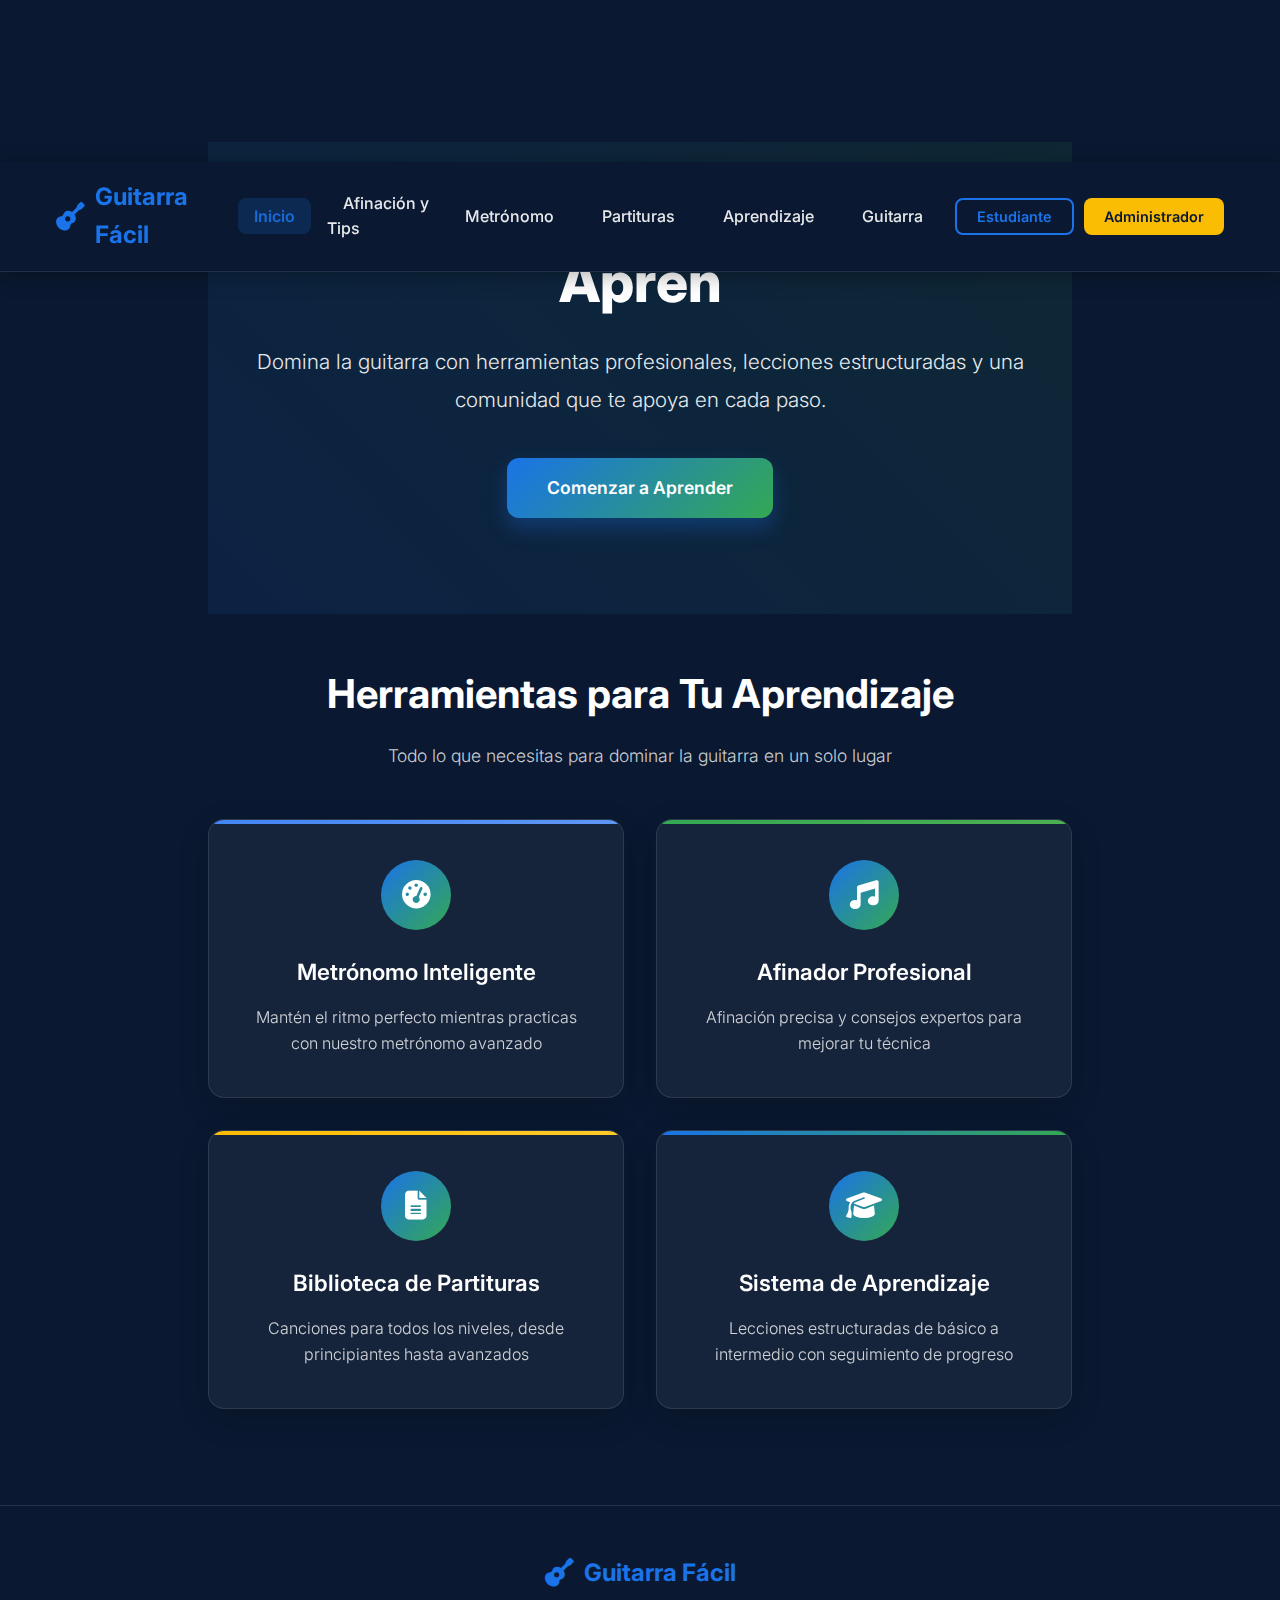
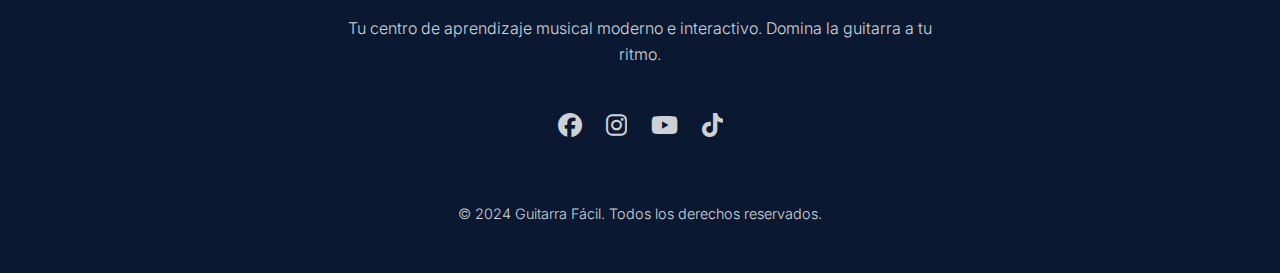
<file: guitarra facil 3/index.html>
<!DOCTYPE html>
<html lang="es">
<head>
    <meta charset="UTF-8">
    <meta name="viewport" content="width=device-width, initial-scale=1.0">
    <title>Guitarra Fácil - Aprende Guitarra desde Cero</title>
    <link rel="stylesheet" href="css/styles.css">
    <link rel="stylesheet" href="https://cdnjs.cloudflare.com/ajax/libs/font-awesome/6.4.0/css/all.min.css">
    <link href="https://fonts.googleapis.com/css2?family=Inter:wght@300;400;500;600;700;800&display=swap" rel="stylesheet">
</head>
<body>
    <!-- Header y Navegación -->
    <header>
        <nav>
            <div class="logo">
                <i class="fas fa-guitar floating"></i>
                <span>Guitarra Fácil</span>
            </div>
            
            <button class="menu-toggle" id="menuToggle">
                <i class="fas fa-bars"></i>
            </button>
            
            <ul class="nav-links" id="navLinks">
                <li><a href="#" class="nav-link active" data-page="index">Inicio</a></li>
                <li><a href="#" class="nav-link" data-page="afinacion-tips">Afinación y Tips</a></li>
                <li><a href="#" class="nav-link" data-page="metronomo">Metrónomo</a></li>
                <li><a href="#" class="nav-link" data-page="partituras">Partituras</a></li>
                <li><a href="#" class="nav-link" data-page="aprendizaje">Aprendizaje</a></li>
                <li><a href="#" class="nav-link" data-page="guitarra">Guitarra</a></li>
                
                <li>
                    <div class="auth-section">
                        <div id="auth-buttons">
                            <div class="login-options" style="display: flex; gap: 10px;">
                                <button id="student-login-btn" class="btn-outline">Estudiante</button>
                                <button id="admin-login-btn" class="btn-admin">Administrador</button>
                            </div>
                        </div>
                        <div id="user-info" style="display: none; align-items: center; gap: 10px;">
                            <span id="user-name" style="color: white;"></span>
                            <span id="user-role" class="role-badge"></span>
                            <button id="logout-btn" class="btn-outline" style="padding: 6px 12px; font-size: 0.9rem;">Cerrar Sesión</button>
                        </div>
                    </div>
                </li>
            </ul>
        </nav>
    </header>

    <!-- Modal de Login/Registro Mejorado -->
    <div id="loginModal" class="modal">
        <div class="modal-container">
            <div class="modal-welcome-section">
                <button class="modal-close-btn" id="modalCloseBtn">&times;</button>
                <div class="modal-guitar-icon">
                    <i class="fas fa-guitar"></i>
                </div>
                <h1>¡Hola!...Músico</h1>
                <h2>Aprende Guitarra, <span class="highlight">Domina la Música</span></h2>
                <p>Domina la guitarra y descubre el músico que llevas dentro. Aprende a tu ritmo con nuestros cursos especializados, desde principiante hasta avanzado.</p>
                <div class="modal-nav-buttons">
                    <button class="modal-nav-btn modal-signup-btn" id="modalSignupBtn">REGISTRARSE</button>
                    <button class="modal-nav-btn modal-login-btn-nav" id="modalLoginBtn">INICIAR SESIÓN</button>
                </div>
            </div>
            
            <div class="modal-form-section" id="modalFormSection">
                <!-- El contenido del formulario se cargará dinámicamente -->
            </div>
        </div>
    </div>

    <div class="container">
        <!-- Página de Inicio -->
        <div id="index" class="page active">
            <section class="hero">
                <div class="hero-content">
                    <h1>Aprende Guitarra desde Cero</h1>
                    <p>Domina la guitarra con herramientas profesionales, lecciones estructuradas y una comunidad que te apoya en cada paso.</p>
                    <a href="#" class="btn" data-page="afinacion-tips">Comenzar a Aprender</a>
                </div>
            </section>

            <!-- Dashboard para estudiantes -->
            <div id="student-dashboard" class="student-dashboard student-only" style="display: none;">
                <div class="dashboard-header">
                    <i class="fas fa-tachometer-alt"></i>
                    <h3>Mi Progreso</h3>
                </div>
                <p>Bienvenido de vuelta, <span id="student-welcome-name" style="font-weight: 600; color: var(--primary-color);"></span>!</p>
                <div class="progress-info">
                    <div class="progress-item">
                        <p>Nivel Actual</p>
                        <span id="student-level">1</span>
                    </div>
                    <div class="progress-item">
                        <p>Progreso General</p>
                        <span id="student-progress">0%</span>
                    </div>
                    <div class="progress-item">
                        <p>Lecciones Completadas</p>
                        <span id="student-lessons">0</span>
                    </div>
                </div>
            </div>

            <!-- Panel de administración -->
            <div id="admin-panel" class="admin-panel admin-only" style="display: none;">
                <div class="dashboard-header">
                    <i class="fas fa-cog"></i>
                    <h3>Panel de Administración</h3>
                </div>
                <p>Bienvenido, <span id="admin-welcome-name" style="font-weight: 600; color: var(--dark-blue);"></span></p>
                <div class="admin-actions">
                    <button class="btn" onclick="manageUsers()">Gestionar Usuarios</button>
                    <button class="btn" onclick="manageContent()">Gestionar Contenido</button>
                    <button class="btn" onclick="viewStatistics()">Ver Estadísticas</button>
                </div>
            </div>

            <!-- Sección de características -->
            <div class="section-title">
                <h2>Herramientas para Tu Aprendizaje</h2>
                <p>Todo lo que necesitas para dominar la guitarra en un solo lugar</p>
            </div>

            <section class="features">
                <div class="feature-card" data-page="metronomo">
                    <div class="feature-icon">
                        <i class="fas fa-tachometer-alt"></i>
                    </div>
                    <h3>Metrónomo Inteligente</h3>
                    <p>Mantén el ritmo perfecto mientras practicas con nuestro metrónomo avanzado</p>
                </div>
                
                <div class="feature-card" data-page="afinacion-tips">
                    <div class="feature-icon">
                        <i class="fas fa-music"></i>
                    </div>
                    <h3>Afinador Profesional</h3>
                    <p>Afinación precisa y consejos expertos para mejorar tu técnica</p>
                </div>
                
                <div class="feature-card" data-page="partituras">
                    <div class="feature-icon">
                        <i class="fas fa-file-alt"></i>
                    </div>
                    <h3>Biblioteca de Partituras</h3>
                    <p>Canciones para todos los niveles, desde principiantes hasta avanzados</p>
                </div>
                
                <div class="feature-card" data-page="aprendizaje">
                    <div class="feature-icon">
                        <i class="fas fa-graduation-cap"></i>
                    </div>
                    <h3>Sistema de Aprendizaje</h3>
                    <p>Lecciones estructuradas de básico a intermedio con seguimiento de progreso</p>
                </div>
            </section>

            <!-- Contenido exclusivo para estudiantes -->
            <div class="student-only" style="display: none;">
                <div class="section-title">
                    <h2>Mis Lecciones</h2>
                    <p>Continúa tu aprendizaje desde donde lo dejaste</p>
                </div>
                
                <div class="features">
                    <div class="feature-card">
                        <div class="feature-icon">
                            <i class="fas fa-play-circle"></i>
                        </div>
                        <h3>Continuar Aprendiendo</h3>
                        <p>Retoma tu última lección y sigue tu progreso personalizado</p>
                    </div>
                    <div class="feature-card">
                        <div class="feature-icon">
                            <i class="fas fa-chart-line"></i>
                        </div>
                        <h3>Mi Progreso Detallado</h3>
                        <p>Analiza tu avance con estadísticas y gráficos interactivos</p>
                    </div>
                </div>
            </div>

            <!-- Contenido exclusivo para administradores -->
            <div class="admin-only" style="display: none;">
                <div class="section-title">
                    <h2>Herramientas de Administración</h2>
                    <p>Gestiona todos los aspectos de la plataforma</p>
                </div>
                
                <div class="features">
                    <div class="feature-card">
                        <div class="feature-icon">
                            <i class="fas fa-users"></i>
                        </div>
                        <h3>Gestión de Usuarios</h3>
                        <p>Administra estudiantes, permisos y seguimiento de actividad</p>
                    </div>
                    <div class="feature-card">
                        <div class="feature-icon">
                            <i class="fas fa-book"></i>
                        </div>
                        <h3>Gestión de Contenido</h3>
                        <p>Crea y actualiza lecciones, ejercicios y materiales educativos</p>
                    </div>
                </div>
            </div>
        </div>

        <!-- Página de Afinación y Tips con el Afinador Mejorado -->
        <div id="afinacion-tips" class="page">
            <a href="#" class="back-btn" data-page="index"><i class="fas fa-arrow-left"></i> Volver al Inicio</a>
            <div class="section-title">
                <h2>Afinador Profesional</h2>
                <p>Afinación precisa para cada cuerda de tu guitarra</p>
            </div>
            
            <div class="afinador-container">
                <div class="afinador-header">
                    <h1>Afinador Maximus</h1>
                    <p class="afinador-subtitle">Afinador para 6 Cuerdas</p>
                    <p class="target-frequency" id="targetFrequency">Frecuencia objetivo: <strong>329.63 Hz</strong> (Mi - E4)</p>
                </div>

                <div class="string-selector">
                    <button class="string-btn mi-high active" data-string="mi-high" data-frequency="329.63" data-note="E4">
                        <span class="string-number">1ª</span>
                        <span class="string-note">MI</span>
                    </button>
                    <button class="string-btn si" data-string="si" data-frequency="246.94" data-note="B3">
                        <span class="string-number">2ª</span>
                        <span class="string-note">SI</span>
                    </button>
                    <button class="string-btn sol" data-string="sol" data-frequency="196.00" data-note="G3">
                        <span class="string-number">3ª</span>
                        <span class="string-note">SOL</span>
                    </button>
                    <button class="string-btn re" data-string="re" data-frequency="146.83" data-note="D3">
                        <span class="string-number">4ª</span>
                        <span class="string-note">RE</span>
                    </button>
                    <button class="string-btn la" data-string="la" data-frequency="110.00" data-note="A2">
                        <span class="string-number">5ª</span>
                        <span class="string-note">LA</span>
                    </button>
                    <button class="string-btn mi-low" data-string="mi-low" data-frequency="82.41" data-note="E2">
                        <span class="string-number">6ª</span>
                        <span class="string-note">MI</span>
                    </button>
                </div>

                <div class="tuner-display">
                    <div class="circle-indicator" id="circleIndicator">
                        E4
                    </div>
                    
                    <div class="deviation-display" id="deviationText">
                        Selecciona una cuerda
                    </div>
                    
                    <div class="frequency-display" id="frequencyDisplay">
                        -- Hz
                    </div>

                    <div class="cents-display" id="centsDisplay">
                        -- cents
                    </div>

                    <div class="signal-quality">
                        <span>Señal:</span>
                        <div class="quality-bar">
                            <div class="quality-level" id="qualityLevel" style="width: 0%"></div>
                        </div>
                        <span id="qualityValue">0%</span>
                    </div>

                    <div class="needle-container">
                        <div class="needle-scale">
                            <div class="needle" id="needle"></div>
                            <div class="needle-center"></div>
                        </div>
                        <div class="scale-marks">
                            <span>-50</span>
                            <span>-25</span>
                            <span>0</span>
                            <span>+25</span>
                            <span>+50</span>
                        </div>
                    </div>
                </div>

                <div class="afinador-controls">
                    <button class="afinador-btn" id="micToggle">
                        <span>🎤</span> <span id="micStatus">Activar Micrófono</span>
                    </button>
                </div>

                <div class="afinador-status">
                    <div id="statusText">Selecciona una cuerda y activa el micrófono</div>
                </div>

                <div class="afinador-instructions">
                    <p><strong>Instrucciones:</strong></p>
                    <p>1. <strong>Selecciona</strong> la cuerda que quieres afinar</p>
                    <p>2. <strong>Activa el micrófono</strong> y permite el acceso</p>
                    <p>3. <strong>Toca la cuerda seleccionada</strong> de tu guitarra</p>
                    <p>4. <strong>Ajusta</strong> hasta que esté en <strong style="color:#2ecc71">VERDE</strong></p>
                </div>
            </div>
        </div>

        <!-- Página del Metrónomo Mejorado -->
        <div id="metronomo" class="page">
            <a href="#" class="back-btn" data-page="index"><i class="fas fa-arrow-left"></i> Volver al Inicio</a>
            <div class="section-title">
                <h2>Metrónomo Inteligente</h2>
                <p>Mantén el ritmo perfecto en tus prácticas musicales</p>
            </div>
            
            <div class="metronomo-container">
                <div class="metronomo-card">
                    <div class="bpm-display">
                        <div class="bpm-value" id="bpmValue">120</div>
                        <div class="bpm-label">PULSOS POR MINUTO</div>
                    </div>
                    
                    <div class="bpm-control">
                        <div class="slider-container">
                            <input type="range" min="40" max="240" value="120" class="slider" id="bpmSlider">
                            <div class="slider-labels">
                                <span>40</span>
                                <span>140</span>
                                <span>240</span>
                            </div>
                        </div>
                    </div>
                    
                    <div class="controls-grid">
                        <div class="control-group">
                            <div class="control-label">COMPÁS</div>
                            <input type="number" min="1" max="4" value="4" class="time-input" id="timeTop">
                        </div>
                        
                        <div class="control-group">
                            <div class="control-label">BPM</div>
                            <div class="bpm-value" style="font-size: 2rem; color: var(--text-dark);" id="currentBpm">120</div>
                        </div>
                        
                        <div class="control-group">
                            <div class="control-label">SUBDIVISIÓN</div>
                            <div class="subdivision-buttons" id="subdivisionButtons">
                                <button class="subdivision-btn active" data-value="1">1/1</button>
                                <button class="subdivision-btn" data-value="2">1/2</button>
                                <button class="subdivision-btn" data-value="4">1/4</button>
                            </div>
                        </div>
                    </div>
                    
                    <div class="beat-display" id="beatDisplay">
                        <!-- Las celdas de compás se generarán con JavaScript -->
                    </div>
                    
                    <div class="action-buttons">
                        <button class="action-btn start-btn" id="startBtn">
                            <i class="fas fa-play"></i> Iniciar
                        </button>
                        <button class="action-btn stop-btn" id="stopBtn" disabled>
                            <i class="fas fa-stop"></i> Detener
                        </button>
                    </div>
                    
                    <button class="tap-tempo-btn" id="tapTempoBtn">
                        <i class="fas fa-hand-point-up"></i> Tap Tempo
                    </button>
                    
                    <div class="shortcuts-info">
                        <p><i class="fas fa-keyboard"></i> <strong>Atajos de teclado:</strong></p>
                        <p>Espacio: Iniciar/Detener • Flechas ↑↓: Ajustar BPM • T: Tap Tempo</p>
                    </div>
                </div>
            </div>
        </div>

        <!-- Otras páginas -->
        <div id="partituras" class="page">
            <a href="#" class="back-btn" data-page="index"><i class="fas fa-arrow-left"></i> Volver al Inicio</a>
            <div class="section-title">
                <h2>Biblioteca de Partituras</h2>
                <p>Encuentra canciones para todos los niveles y estilos musicales</p>
            </div>
            <div class="metronomo-container">
                <div class="metronomo-card">
                    <div style="text-align: center; padding: 2rem;">
                        <i class="fas fa-file-alt" style="font-size: 3rem; color: var(--primary-color); margin-bottom: 1rem;"></i>
                        <h3 style="margin-bottom: 1rem; color: var(--text-dark);">Colección Musical</h3>
                        <p style="color: #666; max-width: 600px; margin: 0 auto;">Próximamente: Una extensa biblioteca con partituras, tablaturas y lecciones interactivas.</p>
                    </div>
                </div>
            </div>
        </div>

        <div id="aprendizaje" class="page">
            <a href="#" class="back-btn" data-page="index"><i class="fas fa-arrow-left"></i> Volver al Inicio</a>
            <div class="section-title">
                <h2>Sistema de Aprendizaje</h2>
                <p>Aprende a tu ritmo con nuestro método estructurado</p>
            </div>
            <div class="metronomo-container">
                <div class="metronomo-card">
                    <div style="text-align: center; padding: 2rem;">
                        <i class="fas fa-graduation-cap" style="font-size: 3rem; color: var(--primary-color); margin-bottom: 1rem;"></i>
                        <h3 style="margin-bottom: 1rem; color: var(--text-dark);">Cursos Estructurados</h3>
                        <p style="color: #666; max-width: 600px; margin: 0 auto;">Próximamente: Lecciones paso a paso desde nivel básico hasta avanzado con seguimiento de progreso.</p>
                    </div>
                </div>
            </div>
        </div>

        <div id="guitarra" class="page">
            <a href="#" class="back-btn" data-page="index"><i class="fas fa-arrow-left"></i> Volver al Inicio</a>
            <div class="section-title">
                <h2>Todo sobre la Guitarra</h2>
                <p>Conoce todo sobre instrumentos, accesorios y mantenimiento</p>
            </div>
            <div class="metronomo-container">
                <div class="metronomo-card">
                    <div style="text-align: center; padding: 2rem;">
                        <i class="fas fa-guitar" style="font-size: 3rem; color: var(--primary-color); margin-bottom: 1rem;"></i>
                        <h3 style="margin-bottom: 1rem; color: var(--text-dark);">Guía Completa</h3>
                        <p style="color: #666; max-width: 600px; margin: 0 auto;">Próximamente: Información detallada sobre guitarras, equipos, mantenimiento y técnicas.</p>
                    </div>
                </div>
            </div>
        </div>
    </div>

    <footer>
        <div class="footer-content">
            <div class="logo">
                <i class="fas fa-guitar"></i>
                <span>Guitarra Fácil</span>
            </div>
            <p>Tu centro de aprendizaje musical moderno e interactivo. Domina la guitarra a tu ritmo.</p>
            <div class="social-links">
                <a href="#"><i class="fab fa-facebook"></i></a>
                <a href="#"><i class="fab fa-instagram"></i></a>
                <a href="#"><i class="fab fa-youtube"></i></a>
                <a href="#"><i class="fab fa-tiktok"></i></a>
            </div>
            <p class="copyright">&copy; 2024 Guitarra Fácil. Todos los derechos reservados.</p>
        </div>
    </footer>

    <script src="js/main.js"></script>
</body>
</html>
</file>
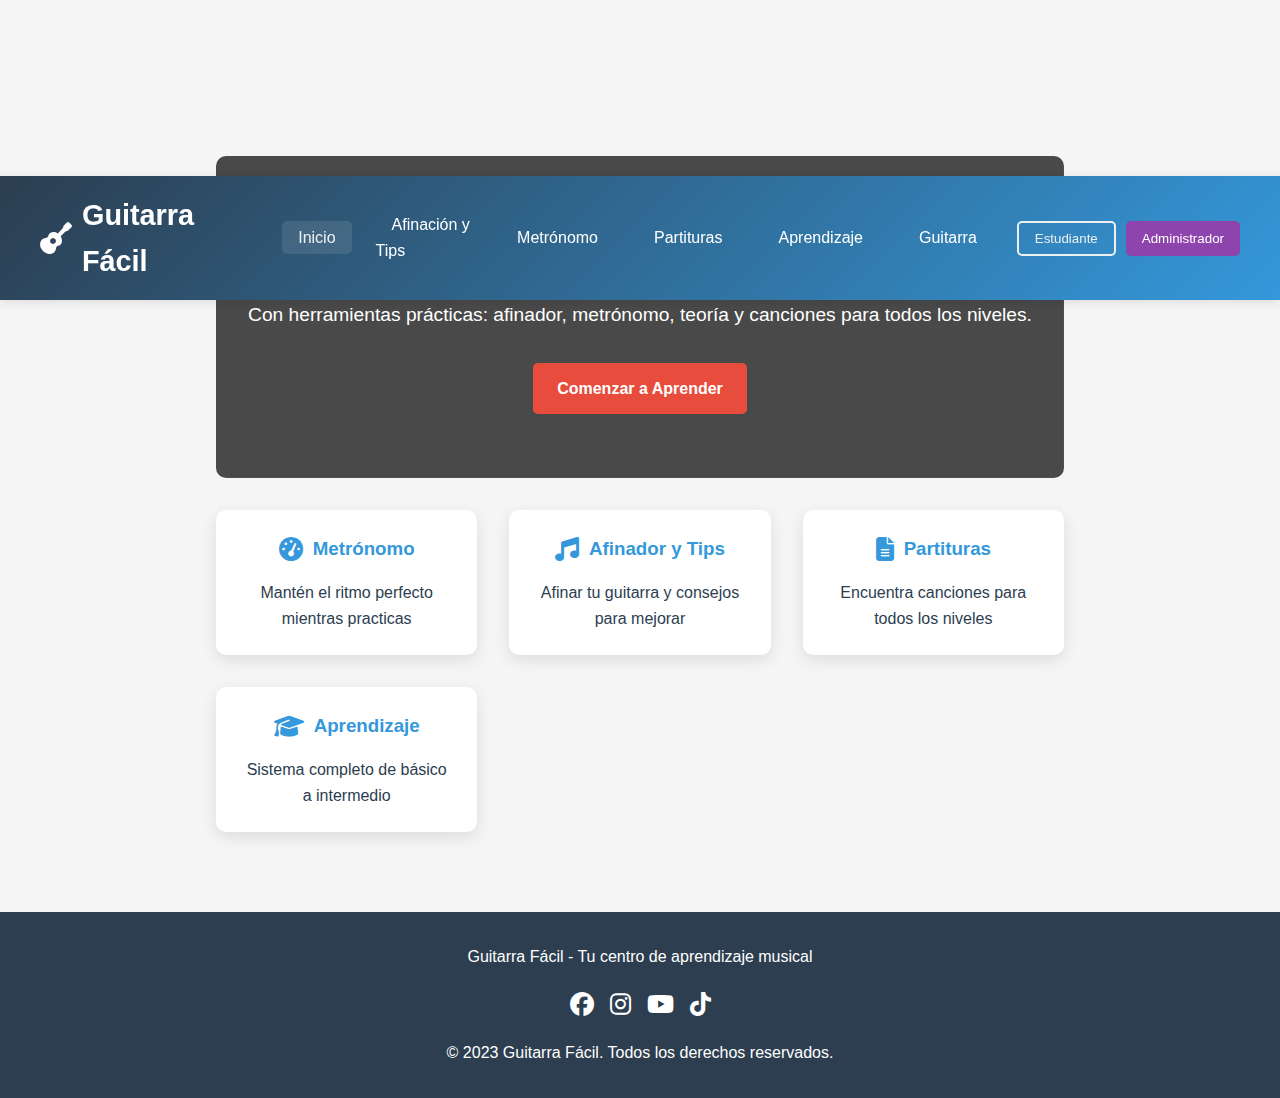
<file: Index (2).html>
<!DOCTYPE html>
<html lang="es">
<head>
    <meta charset="UTF-8">
    <meta name="viewport" content="width=device-width, initial-scale=1.0">
    <title>Guitarra Fácil - Aprende Guitarra desde Cero</title>
    <style>
        :root {
            --primary-color: #3498db;
            --secondary-color: #2c3e50;
            --accent-color: #e74c3c;
            --light-color: #ecf0f1;
            --dark-color: #2c3e50;
            --success-color: #2ecc71;
            --strong-beat-color: #e74c3c;
            --weak-beat-color: #f39c12;
            --inactive-beat-color: #bdc3c7;
        }
        
        * {
            margin: 0;
            padding: 0;
            box-sizing: border-box;
            font-family: 'Segoe UI', Tahoma, Geneva, Verdana, sans-serif;
        }
        
        body {
            background-color: #f5f5f5;
            color: var(--dark-color);
            line-height: 1.6;
            min-height: 100vh;
            display: flex;
            flex-direction: column;
        }
        
        header {
            background: linear-gradient(135deg, var(--secondary-color), var(--primary-color));
            color: white;
            padding: 1rem;
            position: sticky;
            top: 0;
            z-index: 100;
            box-shadow: 0 2px 10px rgba(0, 0, 0, 0.1);
        }
        
        nav {
            display: flex;
            justify-content: space-between;
            align-items: center;
            max-width: 1200px;
            margin: 0 auto;
        }
        
        .logo {
            font-size: 1.8rem;
            font-weight: bold;
            display: flex;
            align-items: center;
        }
        
        .logo i {
            margin-right: 10px;
            font-size: 2rem;
        }
        
        .nav-links {
            display: flex;
            list-style: none;
            align-items: center;
        }
        
        .nav-links li {
            margin-left: 1.5rem;
        }
        
        .nav-links a {
            color: white;
            text-decoration: none;
            font-weight: 500;
            transition: color 0.3s;
            padding: 0.5rem 1rem;
            border-radius: 5px;
        }
        
        .nav-links a:hover, .nav-links a.active {
            background-color: rgba(255, 255, 255, 0.1);
            color: var(--light-color);
        }

        /* Estilos para la sección de autenticación */
        .auth-section {
            display: flex;
            align-items: center;
            gap: 1rem;
        }

        .role-badge {
            background: var(--light-color);
            color: var(--secondary-color);
            padding: 0.25rem 0.75rem;
            border-radius: 15px;
            font-size: 0.8rem;
            margin-left: 0.5rem;
            font-weight: bold;
        }

        .btn-outline {
            background-color: transparent;
            border: 2px solid var(--light-color);
            color: var(--light-color);
            padding: 8px 16px;
            border-radius: 5px;
            font-weight: 500;
            cursor: pointer;
            transition: all 0.3s;
        }

        .btn-outline:hover {
            background-color: var(--light-color);
            color: var(--secondary-color);
        }

        .btn-admin {
            background-color: #8e44ad;
            color: white;
            border: none;
            padding: 8px 16px;
            border-radius: 5px;
            font-weight: 500;
            cursor: pointer;
            transition: all 0.3s;
        }

        .btn-admin:hover {
            background-color: #7d3c98;
        }

        /* Modal Styles */
        .modal {
            display: none;
            position: fixed;
            top: 0;
            left: 0;
            width: 100%;
            height: 100%;
            background: rgba(0, 0, 0, 0.8);
            z-index: 2000;
            animation: fadeIn 0.3s ease;
        }

        .modal.active {
            display: flex;
            justify-content: center;
            align-items: center;
        }

        .modal-container {
            display: flex;
            width: 90%;
            max-width: 900px;
            background: white;
            border-radius: 20px;
            overflow: hidden;
            box-shadow: 0 20px 40px rgba(0, 0, 0, 0.3);
            animation: slideUp 0.4s ease;
        }

        @keyframes slideUp {
            from {
                transform: translateY(50px);
                opacity: 0;
            }
            to {
                transform: translateY(0);
                opacity: 1;
            }
        }

        .modal-welcome-section {
            flex: 1;
            background: linear-gradient(135deg, var(--secondary-color), var(--primary-color));
            padding: 40px 30px;
            display: flex;
            flex-direction: column;
            justify-content: center;
            color: white;
            position: relative;
        }

        .modal-welcome-section h1 {
            font-size: 2.2rem;
            margin-bottom: 10px;
            font-weight: 700;
        }

        .modal-welcome-section h2 {
            font-size: 1.5rem;
            margin-bottom: 20px;
            font-weight: 500;
        }

        .modal-welcome-section p {
            font-size: 1rem;
            line-height: 1.6;
            margin-bottom: 30px;
            opacity: 0.9;
        }

        .modal-welcome-section .highlight {
            color: #fff;
            background: var(--primary-color);
            padding: 2px 8px;
            border-radius: 5px;
            font-weight: 600;
        }

        .modal-guitar-icon {
            font-size: 3rem;
            margin-bottom: 20px;
            color: var(--primary-color);
            background: white;
            width: 70px;
            height: 70px;
            border-radius: 50%;
            display: flex;
            align-items: center;
            justify-content: center;
        }

        .modal-nav-buttons {
            display: flex;
            gap: 15px;
            margin-top: 20px;
        }

        .modal-nav-btn {
            padding: 10px 20px;
            border-radius: 25px;
            font-weight: 600;
            cursor: pointer;
            transition: all 0.3s;
            border: none;
            font-size: 14px;
        }

        .modal-signup-btn {
            background: transparent;
            border: 2px solid white;
            color: white;
        }

        .modal-login-btn-nav {
            background: white;
            color: var(--secondary-color);
        }

        .modal-nav-btn:hover {
            transform: translateY(-2px);
            box-shadow: 0 5px 15px rgba(0, 0, 0, 0.2);
        }

        .modal-close-btn {
            position: absolute;
            top: 20px;
            right: 20px;
            background: transparent;
            border: none;
            color: white;
            font-size: 1.5rem;
            cursor: pointer;
            transition: all 0.3s;
        }

        .modal-close-btn:hover {
            transform: rotate(90deg);
        }

        .modal-form-section {
            flex: 1;
            padding: 40px 30px;
            background: white;
            color: var(--secondary-color);
            max-height: 600px;
            overflow-y: auto;
        }

        .modal-form-header {
            margin-bottom: 25px;
        }

        .modal-form-header h2 {
            font-size: 1.8rem;
            color: var(--secondary-color);
            margin-bottom: 10px;
        }

        .modal-form-header p {
            color: #666;
        }

        .modal-form-group {
            margin-bottom: 20px;
        }

        .modal-form-group label {
            display: block;
            margin-bottom: 8px;
            font-weight: 500;
            color: #555;
        }

        .modal-input-with-icon {
            position: relative;
        }

        .modal-input-with-icon i {
            position: absolute;
            left: 15px;
            top: 50%;
            transform: translateY(-50%);
            color: var(--primary-color);
        }

        .modal-input-with-icon input {
            width: 100%;
            padding: 12px 12px 12px 40px;
            border: 2px solid #e0e0e0;
            border-radius: 8px;
            font-size: 14px;
            transition: all 0.3s;
            background: #f8f9fa;
            color: var(--secondary-color);
        }

        .modal-input-with-icon input:focus {
            outline: none;
            border-color: var(--primary-color);
            background: white;
            box-shadow: 0 0 0 3px rgba(52, 152, 219, 0.1);
        }

        .modal-forgot-password {
            text-align: right;
            margin-bottom: 20px;
        }

        .modal-forgot-password a {
            color: var(--primary-color);
            text-decoration: none;
            font-size: 13px;
            font-weight: 500;
        }

        .modal-forgot-password a:hover {
            text-decoration: underline;
        }

        .modal-submit-btn {
            width: 100%;
            padding: 12px;
            background: linear-gradient(135deg, var(--secondary-color), var(--primary-color));
            color: white;
            border: none;
            border-radius: 8px;
            font-size: 15px;
            font-weight: 600;
            cursor: pointer;
            transition: all 0.3s;
            display: flex;
            justify-content: center;
            align-items: center;
            gap: 10px;
        }

        .modal-submit-btn:hover:not(:disabled) {
            transform: translateY(-2px);
            box-shadow: 0 5px 15px rgba(52, 152, 219, 0.4);
        }

        .modal-submit-btn:disabled {
            background: #cccccc;
            cursor: not-allowed;
            transform: none;
            box-shadow: none;
        }

        .modal-separator {
            display: flex;
            align-items: center;
            margin: 20px 0;
            color: #888;
        }

        .modal-separator::before,
        .modal-separator::after {
            content: '';
            flex: 1;
            border-bottom: 1px solid #e0e0e0;
        }

        .modal-separator span {
            padding: 0 15px;
            font-size: 13px;
        }

        .modal-social-login {
            display: flex;
            justify-content: center;
            gap: 15px;
            margin-bottom: 20px;
        }

        .modal-social-btn {
            width: 45px;
            height: 45px;
            border-radius: 50%;
            display: flex;
            justify-content: center;
            align-items: center;
            background: #f8f9fa;
            border: 2px solid #e0e0e0;
            cursor: pointer;
            transition: all 0.3s;
            color: var(--secondary-color);
        }

        .modal-social-btn:hover {
            transform: translateY(-2px);
            border-color: var(--primary-color);
        }

        .modal-signup-link {
            text-align: center;
            margin-top: 15px;
            color: #666;
            font-size: 14px;
        }

        .modal-signup-link a {
            color: var(--primary-color);
            text-decoration: none;
            font-weight: 600;
        }

        .modal-signup-link a:hover {
            text-decoration: underline;
        }

        .error-message {
            color: #e74c3c;
            font-size: 12px;
            margin-top: 5px;
            display: block;
            min-height: 18px;
        }

        .input-with-icon.error input {
            border-color: #e74c3c;
        }

        .input-with-icon.success input {
            border-color: #27ae60;
        }

        .success-btn {
            background: linear-gradient(135deg, #27ae60, #2ecc71) !important;
        }

        .error-btn {
            background: linear-gradient(135deg, #e74c3c, #c0392b) !important;
        }

        .loading-spinner {
            animation: spin 1s linear infinite;
        }

        @keyframes spin {
            0% { transform: rotate(0deg); }
            100% { transform: rotate(360deg); }
        }
        
        .container {
            max-width: 1200px;
            margin: 2rem auto;
            padding: 0 1rem;
            flex: 1;
        }
        
        .page {
            display: none;
        }
        
        .page.active {
            display: block;
            animation: fadeIn 0.5s ease-in-out;
        }
        
        @keyframes fadeIn {
            from { opacity: 0; transform: translateY(20px); }
            to { opacity: 1; transform: translateY(0); }
        }
        
        .hero {
            background: linear-gradient(rgba(0, 0, 0, 0.7), rgba(0, 0, 0, 0.7)), url('https://images.unsplash.com/photo-1511379938547-c1f69419868d?ixlib=rb-1.2.1&auto=format&fit=crop&w=1350&q=80');
            background-size: cover;
            background-position: center;
            color: white;
            padding: 4rem 2rem;
            text-align: center;
            border-radius: 10px;
            margin-bottom: 2rem;
        }
        
        .hero h1 {
            font-size: 2.5rem;
            margin-bottom: 1rem;
        }
        
        .hero p {
            font-size: 1.2rem;
            max-width: 800px;
            margin: 0 auto 2rem;
        }
        
        .btn {
            display: inline-block;
            background-color: var(--accent-color);
            color: white;
            padding: 0.8rem 1.5rem;
            border: none;
            border-radius: 5px;
            font-size: 1rem;
            font-weight: bold;
            cursor: pointer;
            transition: background-color 0.3s;
            text-decoration: none;
        }
        
        .btn:hover {
            background-color: #c0392b;
        }
        
        .section-title {
            text-align: center;
            margin-bottom: 2rem;
            color: var(--secondary-color);
            position: relative;
        }
        
        .section-title::after {
            content: '';
            display: block;
            width: 80px;
            height: 4px;
            background-color: var(--primary-color);
            margin: 0.5rem auto;
            border-radius: 2px;
        }
        
        .features {
            display: grid;
            grid-template-columns: repeat(auto-fit, minmax(250px, 1fr));
            gap: 2rem;
            margin-bottom: 3rem;
        }
        
        .feature-card {
            background-color: white;
            border-radius: 10px;
            padding: 1.5rem;
            box-shadow: 0 5px 15px rgba(0, 0, 0, 0.1);
            transition: transform 0.3s;
            text-align: center;
            cursor: pointer;
        }
        
        .feature-card:hover {
            transform: translateY(-5px);
        }
        
        .feature-card h3 {
            color: var(--primary-color);
            margin-bottom: 1rem;
            display: flex;
            align-items: center;
            justify-content: center;
        }
        
        .feature-card h3 i {
            margin-right: 10px;
            font-size: 1.5rem;
        }
        
        /* Estilos del nuevo afinador */
        .tuning-section {
            background-color: white;
            border-radius: 10px;
            padding: 2rem;
            box-shadow: 0 5px 15px rgba(0, 0, 0, 0.1);
            margin-bottom: 3rem;
        }

        .afinador-container {
            width: 100%;
            max-width: 500px;
            margin: 0 auto;
            background: rgba(255, 255, 255, 0.1);
            backdrop-filter: blur(10px);
            border-radius: 20px;
            padding: 30px;
            box-shadow: 0 10px 30px rgba(0, 0, 0, 0.3);
            text-align: center;
        }

        .afinador-header {
            margin-bottom: 30px;
        }

        .afinador-header h1 {
            font-size: 2.5rem;
            margin-bottom: 10px;
            background: linear-gradient(to right, #3498db, #2ecc71);
            -webkit-background-clip: text;
            background-clip: text;
            color: transparent;
        }

        .afinador-subtitle {
            font-size: 1.2rem;
            opacity: 0.8;
            margin-bottom: 5px;
        }

        .target-frequency {
            font-size: 1.1rem;
            color: #3498db;
            font-weight: bold;
            margin-bottom: 20px;
        }

        .string-selector {
            display: grid;
            grid-template-columns: repeat(3, 1fr);
            gap: 10px;
            margin: 20px 0;
        }

        .string-btn {
            padding: 12px 8px;
            border: 2px solid;
            border-radius: 10px;
            color: white;
            font-size: 0.9rem;
            font-weight: bold;
            cursor: pointer;
            transition: all 0.3s ease;
            display: flex;
            flex-direction: column;
            align-items: center;
            gap: 5px;
        }

        .string-btn:hover {
            transform: translateY(-2px);
            filter: brightness(1.2);
        }

        .string-btn.active {
            box-shadow: 0 5px 15px rgba(255, 255, 255, 0.5);
            transform: scale(1.05);
            filter: brightness(1.3);
        }

        .string-btn.mi-high {
            background: #3498db;
            border-color: #2980b9;
        }

        .string-btn.si {
            background: #2ecc71;
            border-color: #27ae60;
        }

        .string-btn.sol {
            background: #9b59b6;
            border-color: #8e44ad;
        }

        .string-btn.re {
            background: #e74c3c;
            border-color: #c0392b;
        }

        .string-btn.la {
            background: #f39c12;
            border-color: #d35400;
        }

        .string-btn.mi-low {
            background: #1abc9c;
            border-color: #16a085;
        }

        .string-btn.mi-high:hover {
            background: #2980b9;
        }

        .string-btn.si:hover {
            background: #27ae60;
        }

        .string-btn.sol:hover {
            background: #8e44ad;
        }

        .string-btn.re:hover {
            background: #c0392b;
        }

        .string-btn.la:hover {
            background: #d35400;
        }

        .string-btn.mi-low:hover {
            background: #16a085;
        }

        .string-btn.mi-high.active {
            background: #2980b9;
            border-color: #1f618d;
            box-shadow: 0 0 20px rgba(52, 152, 219, 0.7);
        }

        .string-btn.si.active {
            background: #27ae60;
            border-color: #229954;
            box-shadow: 0 0 20px rgba(46, 204, 113, 0.7);
        }

        .string-btn.sol.active {
            background: #8e44ad;
            border-color: #7d3c98;
            box-shadow: 0 0 20px rgba(155, 89, 182, 0.7);
        }

        .string-btn.re.active {
            background: #c0392b;
            border-color: #a93226;
            box-shadow: 0 0 20px rgba(231, 76, 60, 0.7);
        }

        .string-btn.la.active {
            background: #d35400;
            border-color: #ba4a00;
            box-shadow: 0 0 20px rgba(243, 156, 18, 0.7);
        }

        .string-btn.mi-low.active {
            background: #16a085;
            border-color: #138d75;
            box-shadow: 0 0 20px rgba(26, 188, 156, 0.7);
        }

        .string-number {
            font-size: 1.2rem;
            font-weight: bold;
        }

        .string-note {
            font-size: 0.8rem;
            opacity: 0.9;
        }

        .tuner-display {
            margin: 30px 0;
        }

        .circle-indicator {
            width: 200px;
            height: 200px;
            border-radius: 50%;
            margin: 0 auto 30px;
            display: flex;
            align-items: center;
            justify-content: center;
            font-size: 3rem;
            font-weight: bold;
            transition: all 0.3s ease;
            border: 4px solid rgba(255, 255, 255, 0.2);
            background: rgba(0, 0, 0, 0.2);
            position: relative;
            overflow: hidden;
        }

        .circle-indicator::before {
            content: '';
            position: absolute;
            top: 0;
            left: 0;
            right: 0;
            bottom: 0;
            border-radius: 50%;
            background: conic-gradient(
                #e74c3c 0% 33%, 
                #f39c12 33% 66%, 
                #2ecc71 66% 100%
            );
            opacity: 0.3;
            z-index: -1;
        }

        .circle-indicator.perfect {
            background: rgba(46, 204, 113, 0.2);
            border-color: #2ecc71;
            box-shadow: 0 0 20px rgba(46, 204, 113, 0.5);
        }

        .circle-indicator.sharp {
            background: rgba(243, 156, 18, 0.2);
            border-color: #f39c12;
            box-shadow: 0 0 20px rgba(243, 156, 18, 0.5);
        }

        .circle-indicator.flat {
            background: rgba(231, 76, 60, 0.2);
            border-color: #e74c3c;
            box-shadow: 0 0 20px rgba(231, 76, 60, 0.5);
        }

        .deviation-display {
            font-size: 1.5rem;
            margin: 20px 0;
            height: 30px;
            font-weight: bold;
        }

        .frequency-display {
            font-size: 1.2rem;
            margin: 15px 0;
            color: #3498db;
        }

        .cents-display {
            font-size: 1.3rem;
            margin: 10px 0;
            color: #f39c12;
            font-weight: bold;
        }

        .needle-container {
            height: 100px;
            position: relative;
            margin: 30px 0;
        }

        .needle-scale {
            height: 4px;
            background: linear-gradient(to right, #e74c3c, #f39c12, #2ecc71, #f39c12, #e74c3c);
            border-radius: 2px;
            position: relative;
            margin: 48px 20px 0;
        }

        .needle {
            width: 2px;
            height: 60px;
            background: white;
            position: absolute;
            top: 0;
            left: 50%;
            transform-origin: bottom center;
            transition: transform 0.3s ease;
            box-shadow: 0 0 10px rgba(255, 255, 255, 0.5);
        }

        .needle-center {
            width: 10px;
            height: 10px;
            background: white;
            border-radius: 50%;
            position: absolute;
            top: 50px;
            left: 50%;
            transform: translateX(-50%);
            box-shadow: 0 0 10px rgba(255, 255, 255, 0.5);
        }

        .scale-marks {
            display: flex;
            justify-content: space-between;
            margin: 5px 20px 0;
            font-size: 0.8rem;
            color: rgba(255, 255, 255, 0.7);
        }

        .afinador-controls {
            margin: 30px 0 20px;
        }

        .afinador-btn {
            padding: 15px 30px;
            background: #3498db;
            color: white;
            border: none;
            border-radius: 50px;
            font-size: 1.1rem;
            font-weight: bold;
            cursor: pointer;
            transition: all 0.3s ease;
            display: flex;
            align-items: center;
            justify-content: center;
            gap: 10px;
            margin: 0 auto;
        }

        .afinador-btn:hover {
            background: #2980b9;
            transform: translateY(-2px);
        }

        .afinador-btn:active {
            transform: translateY(0);
        }

        .afinador-btn.listening {
            background: #2ecc71;
            animation: pulse 1.5s infinite;
        }

        .afinador-status {
            margin-top: 20px;
            padding: 15px;
            background: rgba(0, 0, 0, 0.2);
            border-radius: 10px;
            font-size: 0.9rem;
        }

        .afinador-instructions {
            margin-top: 25px;
            padding: 15px;
            background: rgba(0, 0, 0, 0.2);
            border-radius: 10px;
            font-size: 0.9rem;
            line-height: 1.5;
        }

        .signal-quality {
            display: flex;
            align-items: center;
            justify-content: center;
            gap: 10px;
            margin: 15px 0;
            font-size: 0.9rem;
        }

        .quality-bar {
            width: 150px;
            height: 6px;
            background: rgba(255, 255, 255, 0.2);
            border-radius: 3px;
            overflow: hidden;
        }

        .quality-level {
            height: 100%;
            background: linear-gradient(to right, #e74c3c, #f39c12, #2ecc71);
            border-radius: 3px;
            transition: width 0.3s ease;
        }

        .debug-info {
            margin-top: 10px;
            padding: 10px;
            background: rgba(255, 255, 255, 0.1);
            border-radius: 8px;
            font-size: 0.8rem;
            font-family: monospace;
        }

        @keyframes pulse {
            0% { opacity: 1; }
            50% { opacity: 0.7; }
            100% { opacity: 1; }
        }

        /* ========== ESTILOS DEL METRÓNOMO ========== */
        .metronomo-container {
            background: linear-gradient(135deg, #2c3e50 0%, #3498db 100%);
            color: white;
            min-height: 100vh;
            display: flex;
            justify-content: center;
            align-items: center;
            padding: 20px;
            border-radius: 10px;
        }

        .metronomo-card {
            background: white;
            border-radius: 20px;
            padding: 40px 30px;
            box-shadow: 0 10px 30px rgba(0, 0, 0, 0.3);
            margin-bottom: 20px;
            width: 100%;
            max-width: 600px;
        }

        .bpm-display {
            margin-bottom: 40px;
        }

        .bpm-value {
            font-size: 5rem;
            font-weight: 700;
            color: #2c3e50;
            text-shadow: 0 0 15px rgba(52, 152, 219, 0.3);
            line-height: 1;
        }

        .bpm-label {
            font-size: 1rem;
            color: #3498db;
            margin-top: 5px;
            font-weight: 600;
        }

        .bpm-control {
            margin: 30px 0;
        }

        .slider-container {
            width: 100%;
            max-width: 400px;
            margin: 0 auto;
        }

        .slider {
            width: 100%;
            height: 12px;
            -webkit-appearance: none;
            appearance: none;
            background: linear-gradient(to right, #3498db, #2c3e50);
            border-radius: 6px;
            outline: none;
            margin-bottom: 10px;
        }

        .slider::-webkit-slider-thumb {
            -webkit-appearance: none;
            appearance: none;
            width: 30px;
            height: 30px;
            border-radius: 50%;
            background: white;
            border: 3px solid #3498db;
            cursor: pointer;
            box-shadow: 0 0 10px rgba(52, 152, 219, 0.7);
        }

        .slider::-moz-range-thumb {
            width: 30px;
            height: 30px;
            border-radius: 50%;
            background: white;
            border: 3px solid #3498db;
            cursor: pointer;
            box-shadow: 0 0 10px rgba(52, 152, 219, 0.7);
        }

        .slider-labels {
            display: flex;
            justify-content: space-between;
            color: #2c3e50;
            font-weight: 600;
            font-size: 0.9rem;
            margin-top: 5px;
        }

        .controls-grid {
            display: grid;
            grid-template-columns: repeat(3, 1fr);
            gap: 15px;
            margin: 30px 0;
        }

        .control-group {
            background: #f8f9fa;
            border-radius: 15px;
            padding: 20px;
            text-align: center;
            border: 2px solid #e9ecef;
            transition: all 0.3s;
        }

        .control-group:hover {
            border-color: #3498db;
            transform: translateY(-2px);
        }

        .control-label {
            color: #2c3e50;
            font-weight: 600;
            margin-bottom: 10px;
            font-size: 0.9rem;
        }

        .time-input {
            background: white;
            border: 2px solid #3498db;
            color: #2c3e50;
            font-size: 1.5rem;
            width: 70px;
            height: 70px;
            text-align: center;
            border-radius: 10px;
            font-weight: bold;
            margin: 0 auto;
            display: block;
        }

        .time-input:focus {
            outline: none;
            box-shadow: 0 0 10px rgba(52, 152, 219, 0.5);
        }

        .subdivision-buttons {
            display: flex;
            flex-direction: column;
            gap: 8px;
        }

        .subdivision-btn {
            background: white;
            border: 2px solid #e9ecef;
            color: #2c3e50;
            padding: 8px 12px;
            border-radius: 8px;
            cursor: pointer;
            transition: all 0.2s;
            font-weight: 600;
        }

        .subdivision-btn:hover {
            border-color: #3498db;
            color: #3498db;
        }

        .subdivision-btn.active {
            background: #3498db;
            color: white;
            border-color: #3498db;
        }

        .beat-display {
            display: flex;
            justify-content: center;
            gap: 10px;
            margin: 30px 0;
            flex-wrap: wrap;
        }

        .beat-cell {
            width: 50px;
            height: 50px;
            border-radius: 10px;
            background: #f8f9fa;
            display: flex;
            align-items: center;
            justify-content: center;
            font-size: 1.2rem;
            font-weight: bold;
            color: #2c3e50;
            border: 2px solid #e9ecef;
            transition: all 0.1s;
        }

        .beat-cell.active {
            background: #3498db;
            color: white;
            transform: scale(1.1);
            box-shadow: 0 0 15px rgba(52, 152, 219, 0.5);
        }

        .beat-cell.accent {
            border-color: #2c3e50;
            font-weight: 800;
        }

        .beat-cell.accent.active {
            background: #2c3e50;
            color: white;
            box-shadow: 0 0 15px rgba(44, 62, 80, 0.5);
        }

        .action-buttons {
            display: flex;
            justify-content: center;
            gap: 20px;
            margin: 30px 0;
        }

        .action-btn {
            padding: 15px 40px;
            font-size: 1.2rem;
            border: none;
            border-radius: 50px;
            cursor: pointer;
            display: flex;
            align-items: center;
            gap: 10px;
            transition: all 0.3s;
            font-weight: bold;
            min-width: 180px;
            justify-content: center;
        }

        .start-btn {
            background: linear-gradient(to right, #3498db, #2980b9);
            color: white;
            box-shadow: 0 5px 15px rgba(52, 152, 219, 0.4);
        }

        .start-btn:hover {
            transform: translateY(-3px);
            box-shadow: 0 8px 20px rgba(52, 152, 219, 0.6);
        }

        .stop-btn {
            background: linear-gradient(to right, #e74c3c, #c0392b);
            color: white;
            box-shadow: 0 5px 15px rgba(231, 76, 60, 0.4);
        }

        .stop-btn:hover {
            transform: translateY(-3px);
            box-shadow: 0 8px 20px rgba(231, 76, 60, 0.6);
        }

        .tap-tempo-btn {
            background: white;
            border: 2px solid #3498db;
            color: #3498db;
            padding: 12px 30px;
            border-radius: 50px;
            cursor: pointer;
            display: inline-flex;
            align-items: center;
            gap: 10px;
            transition: all 0.3s;
            font-weight: bold;
            margin-top: 15px;
        }

        .tap-tempo-btn:hover {
            background: #3498db;
            color: white;
            transform: translateY(-3px);
        }

        .shortcuts-info {
            margin-top: 30px;
            color: white;
            font-size: 0.9rem;
            padding: 15px;
            background: rgba(255, 255, 255, 0.1);
            border-radius: 10px;
            backdrop-filter: blur(10px);
        }

        .shortcuts-info i {
            color: #3498db;
            margin-right: 8px;
        }

        /* Elementos específicos por rol */
        .student-only, .admin-only {
            display: none;
        }

        .admin-panel {
            background: linear-gradient(135deg, #8e44ad, #9b59b6);
            color: white;
            padding: 1rem;
            border-radius: 10px;
            margin-bottom: 2rem;
        }

        .student-dashboard {
            background: linear-gradient(135deg, #27ae60, #2ecc71);
            color: white;
            padding: 1rem;
            border-radius: 10px;
            margin-bottom: 2rem;
        }
        
        footer {
            background-color: var(--secondary-color);
            color: white;
            padding: 2rem 1rem;
            text-align: center;
            margin-top: auto;
        }
        
        .footer-content {
            max-width: 1200px;
            margin: 0 auto;
            display: flex;
            flex-direction: column;
            align-items: center;
        }
        
        .social-links {
            display: flex;
            margin: 1rem 0;
        }
        
        .social-links a {
            color: white;
            margin: 0 0.5rem;
            font-size: 1.5rem;
            transition: color 0.3s;
        }
        
        .social-links a:hover {
            color: var(--primary-color);
        }
        
        .back-btn {
            margin-bottom: 1.5rem;
            display: inline-flex;
            align-items: center;
            color: var(--primary-color);
            text-decoration: none;
            font-weight: bold;
        }
        
        .back-btn i {
            margin-right: 0.5rem;
        }
        
        @media (max-width: 768px) {
            .nav-links {
                flex-direction: column;
                position: absolute;
                top: 100%;
                left: 0;
                right: 0;
                background: var(--secondary-color);
                display: none;
                padding: 1rem;
            }
            
            .nav-links.active {
                display: flex;
            }
            
            .nav-links li {
                margin: 0.5rem 0;
            }
            
            .auth-section {
                flex-direction: column;
                gap: 0.5rem;
            }
            
            .hero h1 {
                font-size: 2rem;
            }
            
            .features {
                grid-template-columns: 1fr;
            }
            
            .string-selector {
                grid-template-columns: repeat(2, 1fr);
                gap: 8px;
            }
            
            .string-btn {
                flex-direction: row;
                justify-content: center;
                padding: 10px;
            }
            
            .modal-container {
                flex-direction: column;
                max-height: 90vh;
                overflow-y: auto;
            }
            
            .modal-welcome-section, .modal-form-section {
                padding: 30px 20px;
            }
            
            .modal-welcome-section h1 {
                font-size: 1.8rem;
            }
            
            .modal-welcome-section h2 {
                font-size: 1.3rem;
            }
            
            .modal-nav-buttons {
                flex-direction: column;
            }
            
            .modal-form-section {
                max-height: none;
            }
            
            .afinador-container {
                padding: 20px;
            }
            
            .afinador-header h1 {
                font-size: 2rem;
            }
            
            .circle-indicator {
                width: 150px;
                height: 150px;
                font-size: 2.5rem;
            }
            
            .afinador-btn {
                padding: 12px 25px;
                font-size: 1rem;
            }
            
            /* Estilos responsivos del metrónomo */
            .metronomo-card {
                padding: 30px 20px;
            }
            
            .bpm-value {
                font-size: 4rem;
            }
            
            .action-buttons {
                flex-direction: column;
                align-items: center;
            }
            
            .action-btn {
                width: 100%;
                max-width: 300px;
            }
            
            .controls-grid {
                grid-template-columns: 1fr;
                gap: 20px;
            }
            
            .control-group {
                max-width: 250px;
                margin: 0 auto;
            }
            
            .beat-cell {
                width: 40px;
                height: 40px;
                font-size: 1rem;
            }
        }

        @media (max-width: 480px) {
            .beat-display {
                gap: 5px;
            }
            
            .beat-cell {
                width: 35px;
                height: 35px;
                font-size: 0.9rem;
            }
            
            .time-input {
                width: 60px;
                height: 60px;
                font-size: 1.3rem;
            }
            
            .bpm-value {
                font-size: 3rem;
            }
        }
    </style>
    <link rel="stylesheet" href="https://cdnjs.cloudflare.com/ajax/libs/font-awesome/6.4.0/css/all.min.css">
</head>
<body>
    <header>
        <nav>
            <div class="logo">
                <i class="fas fa-guitar"></i>
                Guitarra Fácil
            </div>
            <ul class="nav-links">
                <li><a href="#" class="nav-link active" data-page="index">Inicio</a></li>
                <li><a href="#" class="nav-link" data-page="afinacion-tips">Afinación y Tips</a></li>
                <li><a href="#" class="nav-link" data-page="metronomo">Metrónomo</a></li>
                <li><a href="#" class="nav-link" data-page="partituras">Partituras</a></li>
                <li><a href="#" class="nav-link" data-page="aprendizaje">Aprendizaje</a></li>
                <li><a href="#" class="nav-link" data-page="guitarra">Guitarra</a></li>
                
                <!-- Sección de Autenticación -->
                <li>
                    <div class="auth-section">
                        <div id="auth-buttons">
                            <div class="login-options" style="display: flex; gap: 10px;">
                                <button id="student-login-btn" class="btn-outline">Estudiante</button>
                                <button id="admin-login-btn" class="btn-admin">Administrador</button>
                            </div>
                        </div>
                        <div id="user-info" style="display: none; align-items: center; gap: 10px;">
                            <span id="user-name" style="color: white;"></span>
                            <span id="user-role" class="role-badge"></span>
                            <button id="logout-btn" class="btn-outline" style="padding: 6px 12px; font-size: 0.9rem;">Cerrar Sesión</button>
                        </div>
                    </div>
                </li>
            </ul>
        </nav>
    </header>

    <!-- Modal de Login -->
    <div id="loginModal" class="modal">
        <div class="modal-container">
            <div class="modal-welcome-section">
                <button class="modal-close-btn" id="modalCloseBtn">&times;</button>
                <div class="modal-guitar-icon">
                    <i class="fas fa-guitar"></i>
                </div>
                <h1>¡Hola!...Músico</h1>
                <h2>Aprende Guitarra, <span class="highlight">Domina la Música</span></h2>
                <p>Domina la guitarra y descubre el músico que llevas dentro. Aprende a tu ritmo con nuestros cursos especializados, desde principiante hasta avanzado.</p>
                <div class="modal-nav-buttons">
                    <button class="modal-nav-btn modal-signup-btn" id="modalSignupBtn">REGISTRARSE</button>
                    <button class="modal-nav-btn modal-login-btn-nav" id="modalLoginBtn">INICIAR SESIÓN</button>
                </div>
            </div>
            
            <div class="modal-form-section" id="modalFormSection">
                <!-- El contenido del formulario se cargará dinámicamente -->
            </div>
        </div>
    </div>

    <div class="container">
        <!-- Página de Inicio -->
        <div id="index" class="page active">
            <section class="hero">
                <h1>Aprende Guitarra desde Cero</h1>
                <p>Con herramientas prácticas: afinador, metrónomo, teoría y canciones para todos los niveles.</p>
                <a href="#" class="btn" data-page="afinacion-tips">Comenzar a Aprender</a>
            </section>

            <!-- Dashboard para usuarios autenticados -->
            <div id="student-dashboard" class="student-dashboard student-only" style="display: none;">
                <h3><i class="fas fa-tachometer-alt"></i> Mi Progreso</h3>
                <p>Bienvenido de vuelta, <span id="student-welcome-name"></span>!</p>
                <div class="progress-info">
                    <p>Nivel: <span id="student-level">1</span></p>
                    <p>Progreso: <span id="student-progress">0%</span></p>
                    <p>Lecciones completadas: <span id="student-lessons">0</span></p>
                </div>
            </div>

            <div id="admin-panel" class="admin-panel admin-only" style="display: none;">
                <h3><i class="fas fa-cog"></i> Panel de Administración</h3>
                <p>Bienvenido, <span id="admin-welcome-name"></span></p>
                <div class="admin-actions">
                    <button class="btn" onclick="manageUsers()">Gestionar Usuarios</button>
                    <button class="btn" onclick="manageContent()">Gestionar Contenido</button>
                    <button class="btn" onclick="viewStatistics()">Ver Estadísticas</button>
                </div>
            </div>

            <section class="features">
                <div class="feature-card" data-page="metronomo">
                    <h3><i class="fas fa-tachometer-alt"></i> Metrónomo</h3>
                    <p>Mantén el ritmo perfecto mientras practicas</p>
                </div>
                
                <div class="feature-card" data-page="afinacion-tips">
                    <h3><i class="fas fa-music"></i> Afinador y Tips</h3>
                    <p>Afinar tu guitarra y consejos para mejorar</p>
                </div>
                
                <div class="feature-card" data-page="partituras">
                    <h3><i class="fas fa-file-alt"></i> Partituras</h3>
                    <p>Encuentra canciones para todos los niveles</p>
                </div>
                
                <div class="feature-card" data-page="aprendizaje">
                    <h3><i class="fas fa-graduation-cap"></i> Aprendizaje</h3>
                    <p>Sistema completo de básico a intermedio</p>
                </div>
            </section>

            <!-- Contenido exclusivo para estudiantes -->
            <div class="student-only" style="display: none;">
                <h2 class="section-title">Mis Lecciones</h2>
                <div class="features">
                    <div class="feature-card">
                        <h3><i class="fas fa-play-circle"></i> Continuar Aprendiendo</h3>
                        <p>Retoma donde lo dejaste</p>
                    </div>
                    <div class="feature-card">
                        <h3><i class="fas fa-chart-line"></i> Mi Progreso</h3>
                        <p>Revisa tu avance detallado</p>
                    </div>
                </div>
            </div>

            <!-- Contenido exclusivo para administradores -->
            <div class="admin-only" style="display: none;">
                <h2 class="section-title">Herramientas de Administración</h2>
                <div class="features">
                    <div class="feature-card">
                        <h3><i class="fas fa-users"></i> Gestión de Usuarios</h3>
                        <p>Administra estudiantes y permisos</p>
                    </div>
                    <div class="feature-card">
                        <h3><i class="fas fa-book"></i> Gestión de Contenido</h3>
                        <p>Actualiza lecciones y materiales</p>
                    </div>
                </div>
            </div>
        </div>

        <!-- Página de Afinación y Tips con el nuevo afinador -->
        <div id="afinacion-tips" class="page">
            <a href="#" class="back-btn" data-page="index"><i class="fas fa-arrow-left"></i> Volver al Inicio</a>
            <h2 class="section-title">Afinación y Tips para Guitarra</h2>
            
            <div class="tuning-section">
                <div class="afinador-container">
                    <div class="afinador-header">
                        <h1>Afinador Maximus</h1>
                        <p class="afinador-subtitle">Afinador para 6 Cuerdas</p>
                        <p class="target-frequency" id="targetFrequency">Frecuencia objetivo: <strong>329.63 Hz</strong> (Mi - E4)</p>
                    </div>

                    <div class="string-selector">
                        <button class="string-btn mi-high active" data-string="mi-high" data-frequency="329.63" data-note="E4">
                            <span class="string-number">1ª</span>
                            <span class="string-note">MI</span>
                        </button>
                        <button class="string-btn si" data-string="si" data-frequency="246.94" data-note="B3">
                            <span class="string-number">2ª</span>
                            <span class="string-note">SI</span>
                        </button>
                        <button class="string-btn sol" data-string="sol" data-frequency="196.00" data-note="G3">
                            <span class="string-number">3ª</span>
                            <span class="string-note">SOL</span>
                        </button>
                        <button class="string-btn re" data-string="re" data-frequency="146.83" data-note="D3">
                            <span class="string-number">4ª</span>
                            <span class="string-note">RE</span>
                        </button>
                        <button class="string-btn la" data-string="la" data-frequency="110.00" data-note="A2">
                            <span class="string-number">5ª</span>
                            <span class="string-note">LA</span>
                        </button>
                        <button class="string-btn mi-low" data-string="mi-low" data-frequency="82.41" data-note="E2">
                            <span class="string-number">6ª</span>
                            <span class="string-note">MI</span>
                        </button>
                    </div>

                    <div class="tuner-display">
                        <div class="circle-indicator" id="circleIndicator">
                            E4
                        </div>
                        
                        <div class="deviation-display" id="deviationText">
                            Selecciona una cuerda
                        </div>
                        
                        <div class="frequency-display" id="frequencyDisplay">
                            -- Hz
                        </div>

                        <div class="cents-display" id="centsDisplay">
                            -- cents
                        </div>

                        <div class="signal-quality">
                            <span>Señal:</span>
                            <div class="quality-bar">
                                <div class="quality-level" id="qualityLevel" style="width: 0%"></div>
                            </div>
                            <span id="qualityValue">0%</span>
                        </div>

                        <div class="needle-container">
                            <div class="needle-scale">
                                <div class="needle" id="needle"></div>
                                <div class="needle-center"></div>
                            </div>
                            <div class="scale-marks">
                                <span>-50</span>
                                <span>-25</span>
                                <span>0</span>
                                <span>+25</span>
                                <span>+50</span>
                            </div>
                        </div>
                    </div>

                    <div class="debug-info" id="debugInfo">
                        Estado: Selecciona una cuerda y activa el micrófono
                    </div>

                    <div class="afinador-controls">
                        <button class="afinador-btn" id="micToggle">
                            <span>🎤</span> <span id="micStatus">Activar Micrófono</span>
                        </button>
                    </div>

                    <div class="afinador-status">
                        <div id="statusText">Selecciona una cuerda y activa el micrófono</div>
                    </div>

                    <div class="afinador-instructions">
                        <p><strong>Instrucciones:</strong></p>
                        <p>1. <strong>Selecciona</strong> la cuerda que quieres afinar</p>
                        <p>2. <strong>Activa el micrófono</strong> y permite el acceso</p>
                        <p>3. <strong>Toca la cuerda seleccionada</strong> de tu guitarra</p>
                        <p>4. <strong>Ajusta</strong> hasta que esté en <strong style="color:#2ecc71">VERDE</strong></p>
                    </div>
                </div>
            </div>
        </div>

        <!-- Página del Metrónomo -->
        <div id="metronomo" class="page">
            <a href="#" class="back-btn" data-page="index"><i class="fas fa-arrow-left"></i> Volver al Inicio</a>
            <h2 class="section-title">Metrónomo</h2>
            
            <div class="tuning-section">
                <div class="metronomo-container">
                    <div class="metronomo-card">
                        <div class="bpm-display">
                            <div class="bpm-value" id="bpmValue">120</div>
                            <div class="bpm-label">PULSOS POR MINUTO</div>
                        </div>
                        
                        <div class="bpm-control">
                            <div class="slider-container">
                                <input type="range" min="40" max="240" value="120" class="slider" id="bpmSlider">
                                <div class="slider-labels">
                                    <span>40</span>
                                    <span>140</span>
                                    <span>240</span>
                                </div>
                            </div>
                        </div>
                        
                        <div class="controls-grid">
                            <div class="control-group">
                                <div class="control-label">COMPÁS</div>
                                <input type="number" min="1" max="4" value="4" class="time-input" id="timeTop">
                            </div>
                            
                            <div class="control-group">
                                <div class="control-label">BPM</div>
                                <div class="bpm-value" style="font-size: 2rem; color: #2c3e50;" id="currentBpm">120</div>
                            </div>
                            
                            <div class="control-group">
                                <div class="control-label">SUBDIVISIÓN</div>
                                <div class="subdivision-buttons" id="subdivisionButtons">
                                    <button class="subdivision-btn active" data-value="1">1/1</button>
                                    <button class="subdivision-btn" data-value="2">1/2</button>
                                    <button class="subdivision-btn" data-value="4">1/4</button>
                                </div>
                            </div>
                        </div>
                        
                        <div class="beat-display" id="beatDisplay">
                            <!-- Las celdas de compás se generarán con JavaScript -->
                        </div>
                        
                        <div class="action-buttons">
                            <button class="action-btn start-btn" id="startBtn">
                                <i class="fas fa-play"></i> Iniciar
                            </button>
                            <button class="action-btn stop-btn" id="stopBtn" disabled>
                                <i class="fas fa-stop"></i> Detener
                            </button>
                        </div>
                        
                        <button class="tap-tempo-btn" id="tapTempoBtn">
                            <i class="fas fa-hand-point-up"></i> Tap Tempo
                        </button>
                        
                        <div class="shortcuts-info">
                            <p><i class="fas fa-keyboard"></i> <strong>Atajos de teclado:</strong></p>
                            <p>Espacio: Iniciar/Detener • Flechas ↑↓: Ajustar BPM • T: Tap Tempo</p>
                        </div>
                    </div>
                </div>
            </div>
        </div>

        <div id="partituras" class="page">
            <a href="#" class="back-btn" data-page="index"><i class="fas fa-arrow-left"></i> Volver al Inicio</a>
            <h2 class="section-title">Partituras</h2>
            <div class="tuning-section">
                <p>Biblioteca de partituras y canciones...</p>
            </div>
        </div>

        <div id="aprendizaje" class="page">
            <a href="#" class="back-btn" data-page="index"><i class="fas fa-arrow-left"></i> Volver al Inicio</a>
            <h2 class="section-title">Sistema de Aprendizaje</h2>
            <div class="tuning-section">
                <p>Lecciones y cursos para todos los niveles...</p>
            </div>
        </div>

        <div id="guitarra" class="page">
            <a href="#" class="back-btn" data-page="index"><i class="fas fa-arrow-left"></i> Volver al Inicio</a>
            <h2 class="section-title">Todo sobre la Guitarra</h2>
            <div class="tuning-section">
                <p>Información sobre guitarras y accesorios...</p>
            </div>
        </div>
    </div>

    <footer>
        <div class="footer-content">
            <p>Guitarra Fácil - Tu centro de aprendizaje musical</p>
            <div class="social-links">
                <a href="#"><i class="fab fa-facebook"></i></a>
                <a href="#"><i class="fab fa-instagram"></i></a>
                <a href="#"><i class="fab fa-youtube"></i></a>
                <a href="#"><i class="fab fa-tiktok"></i></a>
            </div>
            <p>&copy; 2023 Guitarra Fácil. Todos los derechos reservados.</p>
        </div>
    </footer>

    <script>
        // ========== SISTEMA DE NAVEGACIÓN ENTRE PÁGINAS ==========
        document.addEventListener('DOMContentLoaded', function() {
            // Obtener todos los enlaces de navegación
            const navLinks = document.querySelectorAll('.nav-link, .back-btn, .feature-card');
            const pages = document.querySelectorAll('.page');
            
            // Función para cambiar de página
            function showPage(pageId) {
                // Ocultar todas las páginas
                pages.forEach(page => {
                    page.classList.remove('active');
                });
                
                // Mostrar la página seleccionada
                document.getElementById(pageId).classList.add('active');
                
                // Actualizar enlace activo en la navegación
                navLinks.forEach(link => {
                    link.classList.remove('active');
                    if (link.getAttribute('data-page') === pageId) {
                        link.classList.add('active');
                    }
                });
                
                // Actualizar la URL sin recargar la página
                history.pushState({page: pageId}, '', `#${pageId}`);
            }
            
            // Event listeners para los enlaces de navegación
            navLinks.forEach(link => {
                link.addEventListener('click', function(e) {
                    e.preventDefault();
                    const pageId = this.getAttribute('data-page');
                    showPage(pageId);
                    
                    // Si se va a la página del metrónomo, inicializarlo
                    if (pageId === 'metronomo') {
                        initMetronomo();
                    }
                });
            });
            
            // Manejar el botón de retroceso del navegador
            window.addEventListener('popstate', function(e) {
                if (e.state && e.state.page) {
                    showPage(e.state.page);
                    
                    // Si se va a la página del metrónomo, inicializarlo
                    if (e.state.page === 'metronomo') {
                        initMetronomo();
                    }
                } else {
                    showPage('index');
                }
            });
            
            // Cargar página basada en el hash de la URL
            const initialPage = window.location.hash.substring(1) || 'index';
            showPage(initialPage);
            
            // Si la página inicial es el metrónomo, inicializarlo
            if (initialPage === 'metronomo') {
                initMetronomo();
            }

            // ========== NUEVO SISTEMA DE AUTENTICACIÓN ==========
            // Elementos del DOM
            const loginModal = document.getElementById('loginModal');
            const modalFormSection = document.getElementById('modalFormSection');
            const modalCloseBtn = document.getElementById('modalCloseBtn');
            const modalSignupBtn = document.getElementById('modalSignupBtn');
            const modalLoginBtn = document.getElementById('modalLoginBtn');
            const studentLoginBtn = document.getElementById('student-login-btn');
            const adminLoginBtn = document.getElementById('admin-login-btn');
            const logoutBtn = document.getElementById('logout-btn');
            const authButtons = document.getElementById('auth-buttons');
            const userInfo = document.getElementById('user-info');
            const userName = document.getElementById('user-name');
            const userRole = document.getElementById('user-role');

            // Variables de estado
            let currentFormType = 'login'; // 'login' o 'signup'
            let currentUser = null;

            // Cargar usuario desde localStorage si existe
            function loadUserFromStorage() {
                const savedUser = localStorage.getItem('guitarraFacilUser');
                if (savedUser) {
                    currentUser = JSON.parse(savedUser);
                    updateUIForUser(currentUser);
                }
            }

            // Guardar usuario en localStorage
            function saveUserToStorage(user) {
                localStorage.setItem('guitarraFacilUser', JSON.stringify(user));
            }

            // Eliminar usuario de localStorage
            function removeUserFromStorage() {
                localStorage.removeItem('guitarraFacilUser');
            }

            // Actualizar UI según el tipo de usuario
            function updateUIForUser(user) {
                if (user) {
                    authButtons.style.display = 'none';
                    userInfo.style.display = 'flex';
                    userName.textContent = user.name;
                    userRole.textContent = user.role === 'admin' ? 'Administrador' : 'Estudiante';
                    
                    // Mostrar contenido específico según el rol
                    const studentElements = document.querySelectorAll('.student-only');
                    const adminElements = document.querySelectorAll('.admin-only');
                    
                    if (user.role === 'admin') {
                        studentElements.forEach(el => el.style.display = 'none');
                        adminElements.forEach(el => el.style.display = 'block');
                        
                        // Actualizar nombre en panel admin
                        const adminWelcomeName = document.getElementById('admin-welcome-name');
                        if (adminWelcomeName) adminWelcomeName.textContent = user.name;
                    } else {
                        studentElements.forEach(el => el.style.display = 'block');
                        adminElements.forEach(el => el.style.display = 'none');
                        
                        // Actualizar nombre en dashboard estudiante
                        const studentWelcomeName = document.getElementById('student-welcome-name');
                        if (studentWelcomeName) studentWelcomeName.textContent = user.name;
                    }
                } else {
                    authButtons.style.display = 'flex';
                    userInfo.style.display = 'none';
                    
                    // Ocultar contenido específico
                    const roleElements = document.querySelectorAll('.student-only, .admin-only');
                    roleElements.forEach(el => el.style.display = 'none');
                }
            }

            // Cargar formulario en el modal
            function loadForm(formType) {
                currentFormType = formType;
                
                if (formType === 'login') {
                    modalFormSection.innerHTML = `
                        <div class="modal-form-header">
                            <h2>Bienvenido de vuelta</h2>
                            <p>Accede a tu cuenta para continuar tu aprendizaje</p>
                        </div>
                        
                        <form id="modalLoginForm">
                            <div class="modal-form-group">
                                <label for="modalUsername">Email o Usuario</label>
                                <div class="modal-input-with-icon" id="modalUsernameContainer">
                                    <i class="fas fa-user"></i>
                                    <input type="text" id="modalUsername" placeholder="Ingresa tu email o usuario" required>
                                </div>
                                <span class="error-message" id="modalUsernameError"></span>
                            </div>
                            
                            <div class="modal-form-group">
                                <label for="modalPassword">Contraseña</label>
                                <div class="modal-input-with-icon" id="modalPasswordContainer">
                                    <i class="fas fa-lock"></i>
                                    <input type="password" id="modalPassword" placeholder="Ingresa tu contraseña" required>
                                    <button type="button" id="togglePasswordBtn" style="position: absolute; right: 15px; top: 50%; transform: translateY(-50%); background: none; border: none; color: #3498db; cursor: pointer;">
                                        <i class="fas fa-eye"></i>
                                    </button>
                                </div>
                                <span class="error-message" id="modalPasswordError"></span>
                            </div>
                            
                            <div class="modal-forgot-password">
                                <a href="#" id="modalForgotPassword">¿Olvidaste tu contraseña?</a>
                            </div>
                            
                            <button type="submit" id="modalSubmitBtn" class="modal-submit-btn">
                                <span>INICIAR SESIÓN</span>
                                <i class="fas fa-arrow-right"></i>
                            </button>
                        </form>
                        
                        <div class="modal-separator">
                            <span>O continúa con</span>
                        </div>
                        
                        <div class="modal-social-login">
                            <div class="modal-social-btn google">
                                <i class="fab fa-google"></i>
                            </div>
                            <div class="modal-social-btn facebook">
                                <i class="fab fa-facebook-f"></i>
                            </div>
                            <div class="modal-social-btn apple">
                                <i class="fab fa-apple"></i>
                            </div>
                        </div>
                        
                        <div class="modal-signup-link">
                            ¿No tienes una cuenta? <a href="#" id="modalSwitchToSignup">REGÍSTRATE</a>
                        </div>
                    `;
                } else {
                    modalFormSection.innerHTML = `
                        <div class="modal-form-header">
                            <h2>Únete a nuestra comunidad</h2>
                            <p>Crea tu cuenta para comenzar tu viaje musical</p>
                        </div>
                        
                        <form id="modalSignupForm">
                            <div class="modal-form-group">
                                <label for="modalSignupName">Nombre completo</label>
                                <div class="modal-input-with-icon" id="modalSignupNameContainer">
                                    <i class="fas fa-user"></i>
                                    <input type="text" id="modalSignupName" placeholder="Ingresa tu nombre completo" required>
                                </div>
                                <span class="error-message" id="modalSignupNameError"></span>
                            </div>
                            
                            <div class="modal-form-group">
                                <label for="modalSignupEmail">Email</label>
                                <div class="modal-input-with-icon" id="modalSignupEmailContainer">
                                    <i class="fas fa-envelope"></i>
                                    <input type="email" id="modalSignupEmail" placeholder="Ingresa tu email" required>
                                </div>
                                <span class="error-message" id="modalSignupEmailError"></span>
                            </div>
                            
                            <div class="modal-form-group">
                                <label for="modalSignupPassword">Contraseña</label>
                                <div class="modal-input-with-icon" id="modalSignupPasswordContainer">
                                    <i class="fas fa-lock"></i>
                                    <input type="password" id="modalSignupPassword" placeholder="Crea una contraseña segura" required>
                                    <button type="button" id="toggleSignupPasswordBtn" style="position: absolute; right: 15px; top: 50%; transform: translateY(-50%); background: none; border: none; color: #3498db; cursor: pointer;">
                                        <i class="fas fa-eye"></i>
                                    </button>
                                </div>
                                <span class="error-message" id="modalSignupPasswordError"></span>
                            </div>
                            
                            <div class="modal-form-group">
                                <label for="modalSignupConfirmPassword">Confirmar Contraseña</label>
                                <div class="modal-input-with-icon" id="modalSignupConfirmPasswordContainer">
                                    <i class="fas fa-lock"></i>
                                    <input type="password" id="modalSignupConfirmPassword" placeholder="Confirma tu contraseña" required>
                                </div>
                                <span class="error-message" id="modalSignupConfirmPasswordError"></span>
                            </div>
                            
                            <button type="submit" id="modalSignupSubmitBtn" class="modal-submit-btn">
                                <span>CREAR CUENTA</span>
                                <i class="fas fa-user-plus"></i>
                            </button>
                        </form>
                        
                        <div class="modal-separator">
                            <span>O regístrate con</span>
                        </div>
                        
                        <div class="modal-social-login">
                            <div class="modal-social-btn google">
                                <i class="fab fa-google"></i>
                            </div>
                            <div class="modal-social-btn facebook">
                                <i class="fab fa-facebook-f"></i>
                            </div>
                            <div class="modal-social-btn apple">
                                <i class="fab fa-apple"></i>
                            </div>
                        </div>
                        
                        <div class="modal-signup-link">
                            ¿Ya tienes una cuenta? <a href="#" id="modalSwitchToLogin">INICIA SESIÓN</a>
                        </div>
                    `;
                }
                
                // Configurar eventos para el formulario cargado
                setupFormEvents();
            }

            // Configurar eventos para el formulario
            function setupFormEvents() {
                if (currentFormType === 'login') {
                    const loginForm = document.getElementById('modalLoginForm');
                    const usernameInput = document.getElementById('modalUsername');
                    const passwordInput = document.getElementById('modalPassword');
                    const togglePasswordBtn = document.getElementById('togglePasswordBtn');
                    const submitBtn = document.getElementById('modalSubmitBtn');
                    const switchToSignup = document.getElementById('modalSwitchToSignup');
                    const forgotPassword = document.getElementById('modalForgotPassword');
                    
                    // Toggle password visibility
                    togglePasswordBtn?.addEventListener('click', function() {
                        const type = passwordInput.getAttribute('type') === 'password' ? 'text' : 'password';
                        passwordInput.setAttribute('type', type);
                        this.innerHTML = type === 'password' ? '<i class="fas fa-eye"></i>' : '<i class="fas fa-eye-slash"></i>';
                    });
                    
                    // Switch to signup
                    switchToSignup?.addEventListener('click', function(e) {
                        e.preventDefault();
                        loadForm('signup');
                    });
                    
                    // Forgot password
                    forgotPassword?.addEventListener('click', function(e) {
                        e.preventDefault();
                        handleForgotPassword();
                    });
                    
                    // Login form submission
                    loginForm?.addEventListener('submit', function(e) {
                        e.preventDefault();
                        handleLogin();
                    });
                    
                    // Validación en tiempo real
                    usernameInput?.addEventListener('input', validateLoginForm);
                    passwordInput?.addEventListener('input', validateLoginForm);
                    
                    // Inicializar validación
                    validateLoginForm();
                } else {
                    const signupForm = document.getElementById('modalSignupForm');
                    const nameInput = document.getElementById('modalSignupName');
                    const emailInput = document.getElementById('modalSignupEmail');
                    const passwordInput = document.getElementById('modalSignupPassword');
                    const confirmPasswordInput = document.getElementById('modalSignupConfirmPassword');
                    const togglePasswordBtn = document.getElementById('toggleSignupPasswordBtn');
                    const submitBtn = document.getElementById('modalSignupSubmitBtn');
                    const switchToLogin = document.getElementById('modalSwitchToLogin');
                    
                    // Toggle password visibility
                    togglePasswordBtn?.addEventListener('click', function() {
                        const type = passwordInput.getAttribute('type') === 'password' ? 'text' : 'password';
                        passwordInput.setAttribute('type', type);
                        this.innerHTML = type === 'password' ? '<i class="fas fa-eye"></i>' : '<i class="fas fa-eye-slash"></i>';
                    });
                    
                    // Switch to login
                    switchToLogin?.addEventListener('click', function(e) {
                        e.preventDefault();
                        loadForm('login');
                    });
                    
                    // Signup form submission
                    signupForm?.addEventListener('submit', function(e) {
                        e.preventDefault();
                        handleSignup();
                    });
                    
                    // Validación en tiempo real
                    nameInput?.addEventListener('input', validateSignupForm);
                    emailInput?.addEventListener('input', validateSignupForm);
                    passwordInput?.addEventListener('input', validateSignupForm);
                    confirmPasswordInput?.addEventListener('input', validateSignupForm);
                    
                    // Inicializar validación
                    validateSignupForm();
                }
            }

            // Validar formulario de login
            function validateLoginForm() {
                const username = document.getElementById('modalUsername')?.value.trim();
                const password = document.getElementById('modalPassword')?.value.trim();
                const submitBtn = document.getElementById('modalSubmitBtn');
                const usernameError = document.getElementById('modalUsernameError');
                const passwordError = document.getElementById('modalPasswordError');
                const usernameContainer = document.getElementById('modalUsernameContainer');
                const passwordContainer = document.getElementById('modalPasswordContainer');
                
                let isValid = true;
                
                // Validar username
                if (!username) {
                    usernameError.textContent = 'El email o usuario es obligatorio';
                    usernameContainer?.classList.add('error');
                    usernameContainer?.classList.remove('success');
                    isValid = false;
                } else if (username.includes('@') && !/^[^\s@]+@[^\s@]+\.[^\s@]+$/.test(username)) {
                    usernameError.textContent = 'Por favor, ingresa un correo válido';
                    usernameContainer?.classList.add('error');
                    usernameContainer?.classList.remove('success');
                    isValid = false;
                } else {
                    usernameError.textContent = '';
                    usernameContainer?.classList.remove('error');
                    usernameContainer?.classList.add('success');
                }
                
                // Validar contraseña
                if (!password) {
                    passwordError.textContent = 'La contraseña es obligatoria';
                    passwordContainer?.classList.add('error');
                    passwordContainer?.classList.remove('success');
                    isValid = false;
                } else if (password.length < 6) {
                    passwordError.textContent = 'La contraseña debe tener al menos 6 caracteres';
                    passwordContainer?.classList.add('error');
                    passwordContainer?.classList.remove('success');
                    isValid = false;
                } else {
                    passwordError.textContent = '';
                    passwordContainer?.classList.remove('error');
                    passwordContainer?.classList.add('success');
                }
                
                // Habilitar/deshabilitar botón
                if (submitBtn) {
                    submitBtn.disabled = !isValid;
                }
                
                return isValid;
            }

            // Validar formulario de registro
            function validateSignupForm() {
                const name = document.getElementById('modalSignupName')?.value.trim();
                const email = document.getElementById('modalSignupEmail')?.value.trim();
                const password = document.getElementById('modalSignupPassword')?.value.trim();
                const confirmPassword = document.getElementById('modalSignupConfirmPassword')?.value.trim();
                const submitBtn = document.getElementById('modalSignupSubmitBtn');
                
                let isValid = true;
                
                // Validar nombre
                if (!name) {
                    document.getElementById('modalSignupNameError').textContent = 'El nombre es obligatorio';
                    document.getElementById('modalSignupNameContainer').classList.add('error');
                    document.getElementById('modalSignupNameContainer').classList.remove('success');
                    isValid = false;
                } else if (name.length < 2) {
                    document.getElementById('modalSignupNameError').textContent = 'El nombre debe tener al menos 2 caracteres';
                    document.getElementById('modalSignupNameContainer').classList.add('error');
                    document.getElementById('modalSignupNameContainer').classList.remove('success');
                    isValid = false;
                } else {
                    document.getElementById('modalSignupNameError').textContent = '';
                    document.getElementById('modalSignupNameContainer').classList.remove('error');
                    document.getElementById('modalSignupNameContainer').classList.add('success');
                }
                
                // Validar email
                if (!email) {
                    document.getElementById('modalSignupEmailError').textContent = 'El email es obligatorio';
                    document.getElementById('modalSignupEmailContainer').classList.add('error');
                    document.getElementById('modalSignupEmailContainer').classList.remove('success');
                    isValid = false;
                } else if (!/^[^\s@]+@[^\s@]+\.[^\s@]+$/.test(email)) {
                    document.getElementById('modalSignupEmailError').textContent = 'Por favor, ingresa un correo válido';
                    document.getElementById('modalSignupEmailContainer').classList.add('error');
                    document.getElementById('modalSignupEmailContainer').classList.remove('success');
                    isValid = false;
                } else {
                    document.getElementById('modalSignupEmailError').textContent = '';
                    document.getElementById('modalSignupEmailContainer').classList.remove('error');
                    document.getElementById('modalSignupEmailContainer').classList.add('success');
                }
                
                // Validar contraseña
                if (!password) {
                    document.getElementById('modalSignupPasswordError').textContent = 'La contraseña es obligatoria';
                    document.getElementById('modalSignupPasswordContainer').classList.add('error');
                    document.getElementById('modalSignupPasswordContainer').classList.remove('success');
                    isValid = false;
                } else if (password.length < 6) {
                    document.getElementById('modalSignupPasswordError').textContent = 'La contraseña debe tener al menos 6 caracteres';
                    document.getElementById('modalSignupPasswordContainer').classList.add('error');
                    document.getElementById('modalSignupPasswordContainer').classList.remove('success');
                    isValid = false;
                } else {
                    document.getElementById('modalSignupPasswordError').textContent = '';
                    document.getElementById('modalSignupPasswordContainer').classList.remove('error');
                    document.getElementById('modalSignupPasswordContainer').classList.add('success');
                }
                
                // Validar confirmación de contraseña
                if (!confirmPassword) {
                    document.getElementById('modalSignupConfirmPasswordError').textContent = 'Confirma tu contraseña';
                    document.getElementById('modalSignupConfirmPasswordContainer').classList.add('error');
                    document.getElementById('modalSignupConfirmPasswordContainer').classList.remove('success');
                    isValid = false;
                } else if (password !== confirmPassword) {
                    document.getElementById('modalSignupConfirmPasswordError').textContent = 'Las contraseñas no coinciden';
                    document.getElementById('modalSignupConfirmPasswordContainer').classList.add('error');
                    document.getElementById('modalSignupConfirmPasswordContainer').classList.remove('success');
                    isValid = false;
                } else {
                    document.getElementById('modalSignupConfirmPasswordError').textContent = '';
                    document.getElementById('modalSignupConfirmPasswordContainer').classList.remove('error');
                    document.getElementById('modalSignupConfirmPasswordContainer').classList.add('success');
                }
                
                // Habilitar/deshabilitar botón
                if (submitBtn) {
                    submitBtn.disabled = !isValid;
                }
                
                return isValid;
            }

            // Manejar login
            async function handleLogin() {
                if (!validateLoginForm()) return;
                
                const username = document.getElementById('modalUsername').value.trim();
                const password = document.getElementById('modalPassword').value;
                const submitBtn = document.getElementById('modalSubmitBtn');
                
                // Simular proceso de login
                submitBtn.disabled = true;
                submitBtn.innerHTML = '<i class="fas fa-spinner fa-spin loading-spinner"></i> Iniciando sesión...';
                
                // Simular delay de red
                await new Promise(resolve => setTimeout(resolve, 1500));
                
                // Credenciales de demostración
                const demoCredentials = [
                    { username: 'estudiante@demo.com', password: '123456', name: 'Estudiante Demo', role: 'student' },
                    { username: 'admin@demo.com', password: 'admin123', name: 'Administrador Demo', role: 'admin' },
                    { username: 'usuario', password: '123456', name: 'Usuario Regular', role: 'student' }
                ];
                
                const user = demoCredentials.find(
                    cred => (cred.username === username || cred.name.toLowerCase().includes(username.toLowerCase())) && 
                           cred.password === password
                );
                
                if (user) {
                    // Login exitoso
                    currentUser = user;
                    saveUserToStorage(user);
                    updateUIForUser(user);
                    
                    submitBtn.classList.remove('error-btn');
                    submitBtn.classList.add('success-btn');
                    submitBtn.innerHTML = '<i class="fas fa-check"></i> ¡Éxito!';
                    
                    setTimeout(() => {
                        closeModal();
                        alert(`¡Bienvenido de nuevo, ${user.name}!`);
                    }, 500);
                } else {
                    // Credenciales incorrectas
                    submitBtn.classList.remove('success-btn');
                    submitBtn.classList.add('error-btn');
                    submitBtn.innerHTML = '<i class="fas fa-times"></i> Error';
                    
                    setTimeout(() => {
                        submitBtn.disabled = false;
                        submitBtn.classList.remove('error-btn');
                        submitBtn.innerHTML = '<span>INICIAR SESIÓN</span><i class="fas fa-arrow-right"></i>';
                        alert('Credenciales incorrectas. Por favor, inténtalo de nuevo.');
                    }, 500);
                }
            }

            // Manejar registro
            async function handleSignup() {
                if (!validateSignupForm()) return;
                
                const name = document.getElementById('modalSignupName').value.trim();
                const email = document.getElementById('modalSignupEmail').value.trim();
                const password = document.getElementById('modalSignupPassword').value;
                const submitBtn = document.getElementById('modalSignupSubmitBtn');
                
                // Simular proceso de registro
                submitBtn.disabled = true;
                submitBtn.innerHTML = '<i class="fas fa-spinner fa-spin loading-spinner"></i> Creando cuenta...';
                
                // Simular delay de red
                await new Promise(resolve => setTimeout(resolve, 1500));
                
                // Registrar nuevo usuario
                currentUser = {
                    name: name,
                    email: email,
                    role: 'student', // Todos los nuevos usuarios son estudiantes por defecto
                    createdAt: new Date().toISOString()
                };
                
                saveUserToStorage(currentUser);
                updateUIForUser(currentUser);
                
                submitBtn.classList.remove('error-btn');
                submitBtn.classList.add('success-btn');
                submitBtn.innerHTML = '<i class="fas fa-check"></i> ¡Cuenta creada!';
                
                setTimeout(() => {
                    closeModal();
                    alert(`¡Bienvenido a Guitarra Fácil, ${name}! Tu cuenta ha sido creada exitosamente.`);
                }, 500);
            }

            // Manejar "Olvidé mi contraseña"
            function handleForgotPassword() {
                const email = prompt('Por favor, ingresa tu email para recuperar tu contraseña:');
                if (email && /^[^\s@]+@[^\s@]+\.[^\s@]+$/.test(email)) {
                    alert(`Se ha enviado un enlace de recuperación a: ${email}\n\n(Esta es una demostración. En una aplicación real se enviaría un email real.)`);
                } else if (email) {
                    alert('Por favor, ingresa un email válido.');
                }
            }

            // Manejar logout
            function handleLogout() {
                currentUser = null;
                removeUserFromStorage();
                updateUIForUser(null);
                alert('Sesión cerrada exitosamente.');
            }

            // Abrir modal
            function openModal(formType = 'login') {
                loadForm(formType);
                loginModal.classList.add('active');
                document.body.style.overflow = 'hidden';
            }

            // Cerrar modal
            function closeModal() {
                loginModal.classList.remove('active');
                document.body.style.overflow = 'auto';
            }

            // Event Listeners
            studentLoginBtn?.addEventListener('click', () => openModal('login'));
            adminLoginBtn?.addEventListener('click', () => openModal('login'));
            modalCloseBtn?.addEventListener('click', closeModal);
            modalSignupBtn?.addEventListener('click', () => openModal('signup'));
            modalLoginBtn?.addEventListener('click', () => openModal('login'));
            logoutBtn?.addEventListener('click', handleLogout);

            // Cerrar modal al hacer clic fuera
            loginModal?.addEventListener('click', function(e) {
                if (e.target === loginModal) {
                    closeModal();
                }
            });

            // Cargar usuario al iniciar
            loadUserFromStorage();

            // Funciones de administración
            window.manageUsers = function() {
                alert('Redirigiendo a gestión de usuarios...');
            };

            window.manageContent = function() {
                alert('Redirigiendo a gestión de contenido...');
            };

            window.viewStatistics = function() {
                alert('Redirigiendo a estadísticas...');
            };

            // ========== NUEVO AFINADOR MEJORADO ==========
            // Configuración de cuerdas
            const STRINGS = {
                'mi-high': {
                    frequency: 329.63,
                    note: 'E4',
                    name: '1ª Cuerda - MI',
                    range: { low: 280, high: 400 }
                },
                'si': {
                    frequency: 246.94,
                    note: 'B3',
                    name: '2ª Cuerda - SI',
                    range: { low: 200, high: 320 }
                },
                'sol': {
                    frequency: 196.00,
                    note: 'G3',
                    name: '3ª Cuerda - SOL',
                    range: { low: 160, high: 260 }
                },
                're': {
                    frequency: 146.83,
                    note: 'D3',
                    name: '4ª Cuerda - RE',
                    range: { low: 120, high: 200 }
                },
                'la': {
                    frequency: 110.00,
                    note: 'A2',
                    name: '5ª Cuerda - LA',
                    range: { low: 90, high: 150 }
                },
                'mi-low': {
                    frequency: 82.41,
                    note: 'E2',
                    name: '6ª Cuerda - MI',
                    range: { low: 65, high: 120 }
                }
            };

            // Configuración general
            const MOVING_AVERAGE_SIZE = 8;
            const TUNING_MARGIN_CENTS = 8;
            const WARNING_MARGIN_CENTS = 20;

            // Estado de la aplicación
            const state = {
                audioContext: null,
                analyser: null,
                microphone: null,
                isListening: false,
                animationId: null,
                signalStrength: 0,
                frequencyHistory: [],
                lastValidDetection: null,
                currentString: 'mi-high',
                debugInfo: ''
            };

            // Elementos DOM del afinador
            const elementsAfinador = {
                circleIndicator: document.getElementById('circleIndicator'),
                deviationText: document.getElementById('deviationText'),
                frequencyDisplay: document.getElementById('frequencyDisplay'),
                centsDisplay: document.getElementById('centsDisplay'),
                needle: document.getElementById('needle'),
                micToggle: document.getElementById('micToggle'),
                micStatus: document.getElementById('micStatus'),
                statusText: document.getElementById('statusText'),
                qualityLevel: document.getElementById('qualityLevel'),
                qualityValue: document.getElementById('qualityValue'),
                debugInfo: document.getElementById('debugInfo'),
                targetFrequency: document.getElementById('targetFrequency')
            };

            // Inicializar afinador
            function initAfinador() {
                setupEventListenersAfinador();
                updateStringDisplayAfinador();
            }

            // Configurar event listeners del afinador
            function setupEventListenersAfinador() {
                // Botón de micrófono
                elementsAfinador.micToggle?.addEventListener('click', toggleMicrophoneAfinador);
                
                // Botones de selección de cuerda
                document.querySelectorAll('.string-btn').forEach(btn => {
                    btn.addEventListener('click', function() {
                        selectStringAfinador(this.dataset.string);
                    });
                });
            }

            // Seleccionar cuerda en el afinador
            function selectStringAfinador(stringType) {
                state.currentString = stringType;
                state.frequencyHistory = [];
                state.lastValidDetection = null;
                
                // Actualizar botones activos
                document.querySelectorAll('.string-btn').forEach(btn => {
                    btn.classList.remove('active');
                });
                const activeBtn = document.querySelector(`.string-btn[data-string="${stringType}"]`);
                if (activeBtn) activeBtn.classList.add('active');
                
                // Actualizar display
                updateStringDisplayAfinador();
                resetDisplayAfinador();
                
                updateDebugInfoAfinador(`Cuerda seleccionada: ${STRINGS[stringType].name}`);
            }

            // Actualizar display según la cuerda seleccionada
            function updateStringDisplayAfinador() {
                const string = STRINGS[state.currentString];
                if (elementsAfinador.targetFrequency) {
                    elementsAfinador.targetFrequency.innerHTML = 
                        `Frecuencia objetivo: <strong>${string.frequency} Hz</strong> (${string.note})`;
                }
                if (elementsAfinador.circleIndicator) {
                    elementsAfinador.circleIndicator.textContent = string.note;
                }
                if (elementsAfinador.statusText) {
                    elementsAfinador.statusText.textContent = `Seleccionada: ${string.name} - Activa el micrófono`;
                }
            }

            // Alternar micrófono del afinador
            async function toggleMicrophoneAfinador() {
                if (!state.isListening) {
                    try {
                        await startListeningAfinador();
                    } catch (error) {
                        console.error('Error al acceder al micrófono:', error);
                        alert('No se pudo acceder al micrófono. Asegúrate de permitir el acceso.');
                    }
                } else {
                    stopListeningAfinador();
                }
            }

            // Iniciar escucha por micrófono en el afinador
            async function startListeningAfinador() {
                try {
                    state.audioContext = new (window.AudioContext || window.webkitAudioContext)();
                    
                    // Configurar analizador
                    state.analyser = state.audioContext.createAnalyser();
                    state.analyser.fftSize = 8192;
                    state.analyser.smoothingTimeConstant = 0.5;
                    
                    // Obtener stream de micrófono
                    const stream = await navigator.mediaDevices.getUserMedia({ 
                        audio: {
                            echoCancellation: true,
                            noiseSuppression: true,
                            autoGainControl: true,
                        }
                    });
                    
                    // Conectar micrófono -> analizador
                    state.microphone = state.audioContext.createMediaStreamSource(stream);
                    state.microphone.connect(state.analyser);
                    
                    state.isListening = true;
                    if (elementsAfinador.micStatus) {
                        elementsAfinador.micStatus.textContent = 'Desactivar Micrófono';
                    }
                    if (elementsAfinador.micToggle) {
                        elementsAfinador.micToggle.classList.add('listening');
                    }
                    
                    const string = STRINGS[state.currentString];
                    if (elementsAfinador.statusText) {
                        elementsAfinador.statusText.textContent = `🎵 Toca la ${string.name} ahora`;
                    }
                    updateDebugInfoAfinador(`Escuchando - ${string.name} - Toca la cuerda`);
                    
                    analyzeAudioAfinador();
                    
                } catch (error) {
                    console.error('Error en configuración de audio:', error);
                    updateDebugInfoAfinador('Error: ' + error.message);
                    throw error;
                }
            }

            // Detener escucha por micrófono en el afinador
            function stopListeningAfinador() {
                if (state.animationId) {
                    cancelAnimationFrame(state.animationId);
                    state.animationId = null;
                }
                
                if (state.microphone) {
                    state.microphone.disconnect();
                    state.microphone = null;
                }
                
                if (state.audioContext) {
                    state.audioContext.close();
                    state.audioContext = null;
                }
                
                state.isListening = false;
                state.frequencyHistory = [];
                state.lastValidDetection = null;
                if (elementsAfinador.micStatus) {
                    elementsAfinador.micStatus.textContent = 'Activar Micrófono';
                }
                if (elementsAfinador.micToggle) {
                    elementsAfinador.micToggle.classList.remove('listening');
                }
                
                const string = STRINGS[state.currentString];
                if (elementsAfinador.statusText) {
                    elementsAfinador.statusText.textContent = `Micrófono desactivado - ${string.name}`;
                }
                updateDebugInfoAfinador('Micrófono desactivado');
                
                resetDisplayAfinador();
            }

            // Resetear display del afinador
            function resetDisplayAfinador() {
                if (elementsAfinador.circleIndicator) {
                    elementsAfinador.circleIndicator.className = 'circle-indicator';
                }
                if (elementsAfinador.deviationText) {
                    elementsAfinador.deviationText.textContent = 'Activa el micrófono';
                }
                if (elementsAfinador.frequencyDisplay) {
                    elementsAfinador.frequencyDisplay.textContent = '-- Hz';
                }
                if (elementsAfinador.centsDisplay) {
                    elementsAfinador.centsDisplay.textContent = '-- cents';
                }
                if (elementsAfinador.needle) {
                    elementsAfinador.needle.style.transform = 'rotate(0deg)';
                }
                if (elementsAfinador.qualityLevel) {
                    elementsAfinador.qualityLevel.style.width = '0%';
                }
                if (elementsAfinador.qualityValue) {
                    elementsAfinador.qualityValue.textContent = '0%';
                }
            }

            // Actualizar información de debug del afinador
            function updateDebugInfoAfinador(message) {
                state.debugInfo = message;
                if (elementsAfinador.debugInfo) {
                    elementsAfinador.debugInfo.textContent = message;
                }
            }

            // Añadir frecuencia al historial para promedio móvil
            function addToFrequencyHistory(frequency) {
                state.frequencyHistory.push(frequency);
                
                if (state.frequencyHistory.length > MOVING_AVERAGE_SIZE) {
                    state.frequencyHistory.shift();
                }
            }

            // Calcular promedio móvil de frecuencias
            function calculateMovingAverage() {
                if (state.frequencyHistory.length === 0) return 0;
                
                const sum = state.frequencyHistory.reduce((a, b) => a + b, 0);
                return sum / state.frequencyHistory.length;
            }

            // Convertir diferencia de frecuencia a cents
            function frequencyToCents(frequency, targetFrequency) {
                return 1200 * Math.log2(frequency / targetFrequency);
            }

            // Algoritmo de autocorrelación optimizado por cuerda
            function improvedAutocorrelation(dataArray, sampleRate) {
                const string = STRINGS[state.currentString];
                const data = new Float32Array(dataArray.length);
                
                // Normalizar datos
                let maxVal = 0;
                for (let i = 0; i < dataArray.length; i++) {
                    data[i] = dataArray[i];
                    if (Math.abs(data[i]) > maxVal) maxVal = Math.abs(data[i]);
                }
                
                // Normalizar a [-1, 1]
                if (maxVal > 0) {
                    for (let i = 0; i < data.length; i++) {
                        data[i] /= maxVal;
                    }
                }
                
                // Calcular energía de la señal
                let energy = 0;
                for (let i = 0; i < data.length; i++) {
                    energy += data[i] * data[i];
                }
                energy = energy / data.length;
                
                if (energy < 0.001) {
                    return { valid: false, frequency: 0, strength: energy };
                }
                
                // Autocorrelación con rango específico para la cuerda
                let bestLag = 0;
                let bestCorrelation = -1;
                
                const minLag = Math.floor(sampleRate / string.range.high);
                const maxLag = Math.floor(sampleRate / string.range.low);
                
                for (let lag = minLag; lag <= maxLag && lag < data.length/2; lag++) {
                    let correlation = 0;
                    
                    for (let i = 0; i < data.length - lag; i++) {
                        correlation += data[i] * data[i + lag];
                    }
                    
                    correlation = correlation / (data.length - lag);
                    
                    if (correlation > bestCorrelation) {
                        bestCorrelation = correlation;
                        bestLag = lag;
                    }
                }
                
                if (bestCorrelation < 0.05 || bestLag === 0) {
                    return { valid: false, frequency: 0, strength: energy };
                }
                
                const frequency = sampleRate / bestLag;
                
                // Validación de rango específica para la cuerda
                if (frequency < string.range.low || frequency > string.range.high) {
                    return { valid: false, frequency: frequency, strength: energy };
                }
                
                return { 
                    valid: true, 
                    frequency: frequency, 
                    strength: Math.min(energy * 10, 1)
                };
            }

            // Analizar audio en el afinador
            function analyzeAudioAfinador() {
                if (!state.isListening) return;

                const bufferLength = state.analyser.fftSize;
                const dataArray = new Float32Array(bufferLength);
                state.analyser.getFloatTimeDomainData(dataArray);
                
                // Detectar frecuencia con algoritmo mejorado
                const detection = improvedAutocorrelation(dataArray, state.audioContext.sampleRate);
                
                if (detection.valid) {
                    state.signalStrength = detection.strength;
                    state.lastValidDetection = detection.frequency;
                    
                    // Añadir al historial y calcular promedio móvil
                    addToFrequencyHistory(detection.frequency);
                    const smoothedFrequency = calculateMovingAverage();
                    
                    updateDisplayAfinador(smoothedFrequency);
                    
                    const string = STRINGS[state.currentString];
                    updateDebugInfoAfinador(`${string.note} detectado: ${Math.round(detection.frequency)} Hz | Fuerza: ${(detection.strength*100).toFixed(1)}%`);
                } else {
                    if (state.lastValidDetection) {
                        // Usar última detección válida por un tiempo
                        updateDisplayAfinador(state.lastValidDetection);
                        updateDebugInfoAfinador(`Usando última lectura: ${Math.round(state.lastValidDetection)} Hz | Señal débil`);
                    } else {
                        const string = STRINGS[state.currentString];
                        if (elementsAfinador.statusText) {
                            elementsAfinador.statusText.textContent = `🎵 Toca la ${string.name} más fuerte y claro`;
                        }
                        if (elementsAfinador.qualityLevel) {
                            elementsAfinador.qualityLevel.style.width = '0%';
                        }
                        if (elementsAfinador.qualityValue) {
                            elementsAfinador.qualityValue.textContent = '0%';
                        }
                        updateDebugInfoAfinador(`Buscando ${string.note}... | Energía: ${(detection.strength*100).toFixed(1)}%`);
                    }
                }
                
                state.animationId = requestAnimationFrame(analyzeAudioAfinador);
            }

            // Actualizar display con la frecuencia detectada
            function updateDisplayAfinador(frequency) {
                const string = STRINGS[state.currentString];
                
                // Calcular diferencia en cents
                const cents = frequencyToCents(frequency, string.frequency);
                
                // Redondear a números enteros
                const displayFrequency = Math.round(frequency);
                const displayCents = Math.round(cents);
                
                // Actualizar displays
                if (elementsAfinador.frequencyDisplay) {
                    elementsAfinador.frequencyDisplay.textContent = `${displayFrequency} Hz`;
                }
                if (elementsAfinador.centsDisplay) {
                    elementsAfinador.centsDisplay.textContent = `${cents > 0 ? '+' : ''}${displayCents} cents`;
                }
                
                // Actualizar calidad de señal
                const qualityPercent = Math.min(state.signalStrength * 100, 100);
                if (elementsAfinador.qualityLevel) {
                    elementsAfinador.qualityLevel.style.width = `${qualityPercent}%`;
                }
                if (elementsAfinador.qualityValue) {
                    elementsAfinador.qualityValue.textContent = `${Math.round(qualityPercent)}%`;
                }
                
                // Actualizar aguja
                updateNeedleAfinador(cents);
                
                // Actualizar círculo y texto según la desviación
                updateDeviationDisplayAfinador(cents, string);
            }

            // Actualizar posición de la aguja
            function updateNeedleAfinador(cents) {
                if (!elementsAfinador.needle) return;
                
                const maxDisplayCents = 50;
                const limitedCents = Math.max(Math.min(cents, maxDisplayCents), -maxDisplayCents);
                const rotation = (limitedCents / maxDisplayCents) * 90;
                elementsAfinador.needle.style.transform = `rotate(${rotation}deg)`;
            }

            // Actualizar display de desviación
            function updateDeviationDisplayAfinador(cents, string) {
                const absCents = Math.abs(cents);
                let status, colorClass, text;
                
                if (absCents <= TUNING_MARGIN_CENTS) {
                    status = 'perfect';
                    colorClass = 'perfect';
                    text = `¡Perfecto!`;
                    if (elementsAfinador.statusText) {
                        elementsAfinador.statusText.innerHTML = `🎵 <strong>¡${string.note} perfectamente afinado!</strong>`;
                    }
                } else if (absCents <= WARNING_MARGIN_CENTS) {
                    status = 'warning';
                    colorClass = cents > 0 ? 'sharp' : 'flat';
                    text = cents > 0 ? 'Agudo' : 'Grave';
                    if (elementsAfinador.statusText) {
                        elementsAfinador.statusText.textContent = cents > 0 ? 
                            `🎵 ${string.note} un poco AGUDO - Afloja ligeramente` : 
                            `🎵 ${string.note} un poco GRAVE - Aprieta ligeramente`;
                    }
                } else {
                    status = 'out';
                    colorClass = cents > 0 ? 'sharp' : 'flat';
                    text = cents > 0 ? 'Muy agudo' : 'Muy grave';
                    if (elementsAfinador.statusText) {
                        elementsAfinador.statusText.textContent = cents > 0 ? 
                            `🎵 ${string.note} muy AGUDO - Afloja la clavija` : 
                            `🎵 ${string.note} muy GRAVE - Aprieta la clavija`;
                    }
                }
                
                // Aplicar cambios al display
                if (elementsAfinador.circleIndicator) {
                    elementsAfinador.circleIndicator.className = `circle-indicator ${colorClass}`;
                }
                if (elementsAfinador.deviationText) {
                    elementsAfinador.deviationText.textContent = text;
                    elementsAfinador.deviationText.style.color = 
                        colorClass === 'perfect' ? '#2ecc71' : 
                        colorClass === 'sharp' ? '#f39c12' : '#e74c3c';
                }
            }

            // Inicializar el afinador cuando se carga la página
            if (document.getElementById('afinacion-tips')) {
                initAfinador();
            }

            // ========== METRÓNOMO ==========
            // Variables del metrónomo
            let metronomo = {
                isPlaying: false,
                bpm: 120,
                timeSignatureTop: 4,
                subdivision: 1, // 1 = 1/1, 2 = 1/2, 4 = 1/4
                beatCount: 0,
                timer: null,
                tapTimes: [],
                audioContext: null
            };

            // Elementos del DOM del metrónomo
            const metronomoElements = {
                bpmValue: document.getElementById('bpmValue'),
                currentBpm: document.getElementById('currentBpm'),
                bpmSlider: document.getElementById('bpmSlider'),
                timeTop: document.getElementById('timeTop'),
                startBtn: document.getElementById('startBtn'),
                stopBtn: document.getElementById('stopBtn'),
                tapTempoBtn: document.getElementById('tapTempoBtn'),
                beatDisplay: document.getElementById('beatDisplay'),
                subdivisionButtons: document.getElementById('subdivisionButtons')
            };

            // Inicializar el metrónomo
            function initMetronomo() {
                if (!metronomoElements.bpmValue) return;
                
                // Contexto de audio
                metronomo.audioContext = new (window.AudioContext || window.webkitAudioContext)();
                
                // Inicializar display de compás
                initBeatDisplayMetronomo();
                
                // Event Listeners del metrónomo
                setupMetronomoEventListeners();
                
                // Teclado shortcuts
                document.addEventListener('keydown', handleMetronomoKeyboardShortcuts);
                
                // Asegurarse de que el audio context se active con un clic del usuario
                document.body.addEventListener('click', function() {
                    if (metronomo.audioContext && metronomo.audioContext.state === 'suspended') {
                        metronomo.audioContext.resume();
                    }
                }, { once: true });
            }

            // Configurar event listeners del metrónomo
            function setupMetronomoEventListeners() {
                // Slider de BPM
                metronomoElements.bpmSlider?.addEventListener('input', () => {
                    setBpmMetronomo(parseInt(metronomoElements.bpmSlider.value));
                });
                
                // Compás
                metronomoElements.timeTop?.addEventListener('change', () => {
                    setTimeSignatureMetronomo(parseInt(metronomoElements.timeTop.value));
                });
                
                // Botones de subdivisión
                metronomoElements.subdivisionButtons?.querySelectorAll('.subdivision-btn').forEach(button => {
                    button.addEventListener('click', () => {
                        setSubdivisionMetronomo(button.dataset.value);
                    });
                });
                
                // Botones de inicio/detención
                metronomoElements.startBtn?.addEventListener('click', startMetronomo);
                metronomoElements.stopBtn?.addEventListener('click', stopMetronomo);
                
                // Tap tempo
                metronomoElements.tapTempoBtn?.addEventListener('click', tapTempoMetronomo);
            }

            // Inicializar display de compás
            function initBeatDisplayMetronomo() {
                if (!metronomoElements.beatDisplay) return;
                
                metronomoElements.beatDisplay.innerHTML = '';
                for (let i = 0; i < metronomo.timeSignatureTop; i++) {
                    const beatCell = document.createElement('div');
                    beatCell.className = 'beat-cell';
                    if (i === 0) beatCell.classList.add('accent');
                    beatCell.textContent = i + 1;
                    metronomoElements.beatDisplay.appendChild(beatCell);
                }
            }

            // Establecer BPM
            function setBpmMetronomo(value) {
                metronomo.bpm = Math.max(40, Math.min(240, value));
                
                if (metronomoElements.bpmValue) {
                    metronomoElements.bpmValue.textContent = metronomo.bpm;
                }
                if (metronomoElements.currentBpm) {
                    metronomoElements.currentBpm.textContent = metronomo.bpm;
                }
                if (metronomoElements.bpmSlider) {
                    metronomoElements.bpmSlider.value = metronomo.bpm;
                }
                
                // Reiniciar el temporizador si está en ejecución
                if (metronomo.isPlaying) {
                    stopMetronomo();
                    startMetronomo();
                }
            }

            // Establecer compás
            function setTimeSignatureMetronomo(top) {
                metronomo.timeSignatureTop = Math.max(1, Math.min(4, top));
                
                if (metronomoElements.timeTop) {
                    metronomoElements.timeTop.value = metronomo.timeSignatureTop;
                }
                
                // Reiniciar el contador de tiempo
                metronomo.beatCount = 0;
                
                // Actualizar display de compás
                initBeatDisplayMetronomo();
                
                // Reiniciar el temporizador si está en ejecución
                if (metronomo.isPlaying) {
                    stopMetronomo();
                    startMetronomo();
                }
            }

            // Establecer subdivisión
            function setSubdivisionMetronomo(value) {
                metronomo.subdivision = parseInt(value);
                
                // Actualizar botones de subdivisión
                if (metronomoElements.subdivisionButtons) {
                    metronomoElements.subdivisionButtons.querySelectorAll('.subdivision-btn').forEach(btn => {
                        if (parseInt(btn.dataset.value) === metronomo.subdivision) {
                            btn.classList.add('active');
                        } else {
                            btn.classList.remove('active');
                        }
                    });
                }
                
                // Reiniciar el temporizador si está en ejecución
                if (metronomo.isPlaying) {
                    stopMetronomo();
                    startMetronomo();
                }
            }

            // Crear sonido del metrónomo
            function playSoundMetronomo(isAccent) {
                if (!metronomo.audioContext) return;
                
                // Crear oscilador
                const oscillator = metronomo.audioContext.createOscillator();
                const gainNode = metronomo.audioContext.createGain();
                
                // Configurar frecuencia según si es acento o no
                oscillator.frequency.value = isAccent ? 800 : 600;
                oscillator.type = 'sine';
                
                // Configurar volumen
                gainNode.gain.value = isAccent ? 0.8 : 0.5;
                
                // Conectar nodos
                oscillator.connect(gainNode);
                gainNode.connect(metronomo.audioContext.destination);
                
                // Configurar envolvente de volumen
                const now = metronomo.audioContext.currentTime;
                gainNode.gain.setValueAtTime(0, now);
                gainNode.gain.linearRampToValueAtTime(isAccent ? 0.8 : 0.5, now + 0.01);
                gainNode.gain.exponentialRampToValueAtTime(0.001, now + 0.1);
                
                // Iniciar y detener sonido
                oscillator.start(now);
                oscillator.stop(now + 0.1);
            }

            // Iniciar metrónomo
            function startMetronomo() {
                if (metronomo.isPlaying) return;
                
                metronomo.isPlaying = true;
                if (metronomoElements.startBtn) metronomoElements.startBtn.disabled = true;
                if (metronomoElements.stopBtn) metronomoElements.stopBtn.disabled = false;
                
                // Calcular intervalo basado en BPM y subdivisión
                const interval = (60000 / metronomo.bpm) * (1 / metronomo.subdivision);
                
                // Iniciar temporizador
                metronomo.timer = setInterval(() => {
                    // Determinar si es el primer tiempo (acento)
                    const totalBeats = metronomo.timeSignatureTop * metronomo.subdivision;
                    const currentSubBeat = metronomo.beatCount % totalBeats;
                    const isFirstBeatOfMeasure = currentSubBeat === 0;
                    
                    // Reproducir sonido (acento en primer tiempo del compás)
                    playSoundMetronomo(isFirstBeatOfMeasure);
                    
                    // Actualizar visualización de compás
                    updateBeatDisplayMetronomo();
                    
                    // Incrementar contador de tiempo
                    metronomo.beatCount++;
                }, interval);
            }

            // Detener metrónomo
            function stopMetronomo() {
                if (!metronomo.isPlaying) return;
                
                metronomo.isPlaying = false;
                if (metronomoElements.startBtn) metronomoElements.startBtn.disabled = false;
                if (metronomoElements.stopBtn) metronomoElements.stopBtn.disabled = true;
                
                clearInterval(metronomo.timer);
                
                // Resetear display de compás
                if (metronomoElements.beatDisplay) {
                    const beatCells = metronomoElements.beatDisplay.querySelectorAll('.beat-cell');
                    beatCells.forEach(cell => cell.classList.remove('active'));
                }
            }

            // Actualizar display de compás
            function updateBeatDisplayMetronomo() {
                if (!metronomoElements.beatDisplay) return;
                
                const beatCells = metronomoElements.beatDisplay.querySelectorAll('.beat-cell');
                const currentBeat = Math.floor(metronomo.beatCount / metronomo.subdivision) % metronomo.timeSignatureTop;
                
                // Remover clase activa de todas las celdas
                beatCells.forEach(cell => cell.classList.remove('active'));
                
                // Agregar clase activa a la celda actual
                if (beatCells[currentBeat]) {
                    beatCells[currentBeat].classList.add('active');
                }
            }

            // Función Tap Tempo
            function tapTempoMetronomo() {
                const now = Date.now();
                metronomo.tapTimes.push(now);
                
                // Mantener solo los últimos 4 taps
                if (metronomo.tapTimes.length > 4) {
                    metronomo.tapTimes.shift();
                }
                
                // Calcular BPM si hay al menos 2 taps
                if (metronomo.tapTimes.length > 1) {
                    const intervals = [];
                    for (let i = 1; i < metronomo.tapTimes.length; i++) {
                        intervals.push(metronomo.tapTimes[i] - metronomo.tapTimes[i - 1]);
                    }
                    
                    const averageInterval = intervals.reduce((a, b) => a + b) / intervals.length;
                    const calculatedBpm = Math.round(60000 / averageInterval);
                    
                    // Establecer BPM (limitado a 40-240)
                    setBpmMetronomo(Math.max(40, Math.min(240, calculatedBpm)));
                }
                
                // Animación de feedback visual
                if (metronomoElements.tapTempoBtn) {
                    metronomoElements.tapTempoBtn.style.transform = 'scale(0.95)';
                    setTimeout(() => {
                        metronomoElements.tapTempoBtn.style.transform = 'scale(1)';
                    }, 100);
                }
            }

            // Manejar teclado shortcuts del metrónomo
            function handleMetronomoKeyboardShortcuts(e) {
                // Solo procesar shortcuts si estamos en la página del metrónomo
                if (!document.getElementById('metronomo')?.classList.contains('active')) {
                    return;
                }
                
                switch(e.key) {
                    case ' ':
                        e.preventDefault();
                        if (metronomo.isPlaying) {
                            stopMetronomo();
                        } else {
                            startMetronomo();
                        }
                        break;
                    case 'ArrowUp':
                        e.preventDefault();
                        setBpmMetronomo(metronomo.bpm + 1);
                        break;
                    case 'ArrowDown':
                        e.preventDefault();
                        setBpmMetronomo(metronomo.bpm - 1);
                        break;
                    case 't':
                    case 'T':
                        tapTempoMetronomo();
                        break;
                }
            }
        });
    </script>
</body>
</html>
</file>
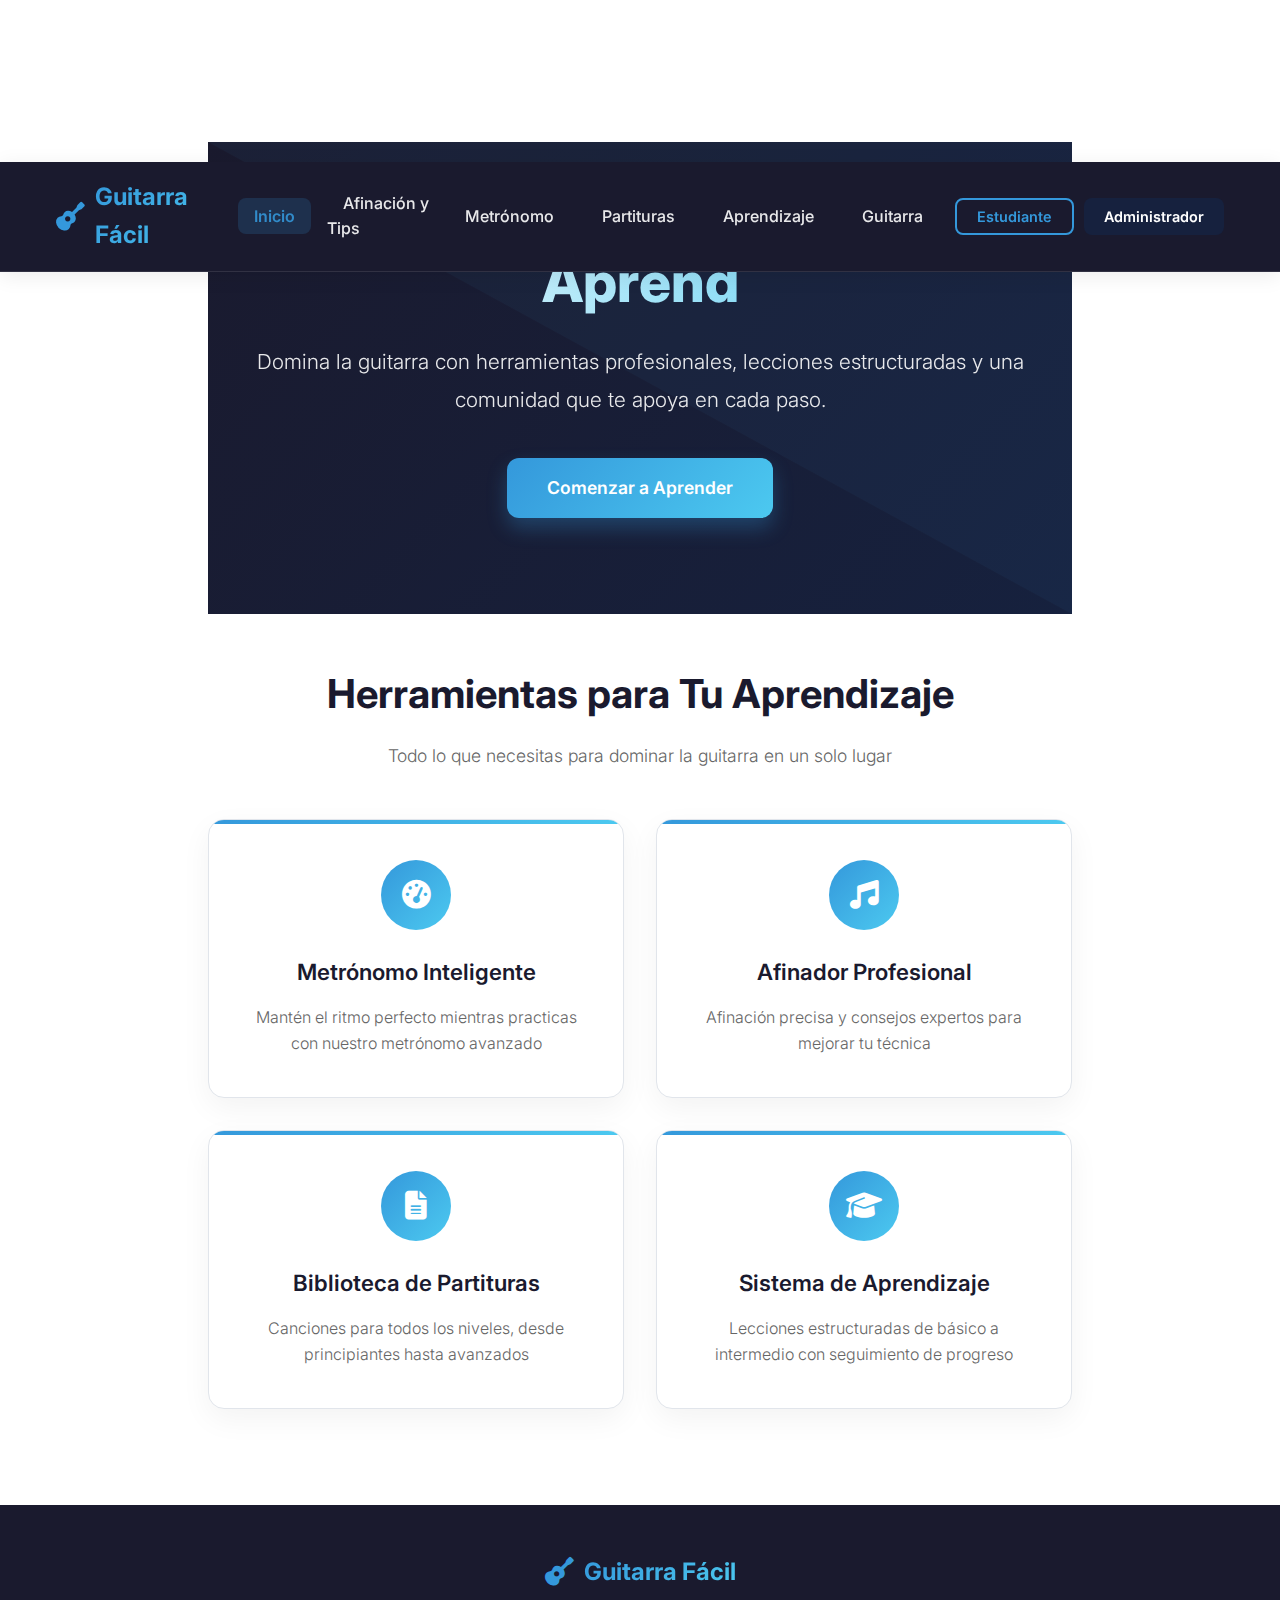
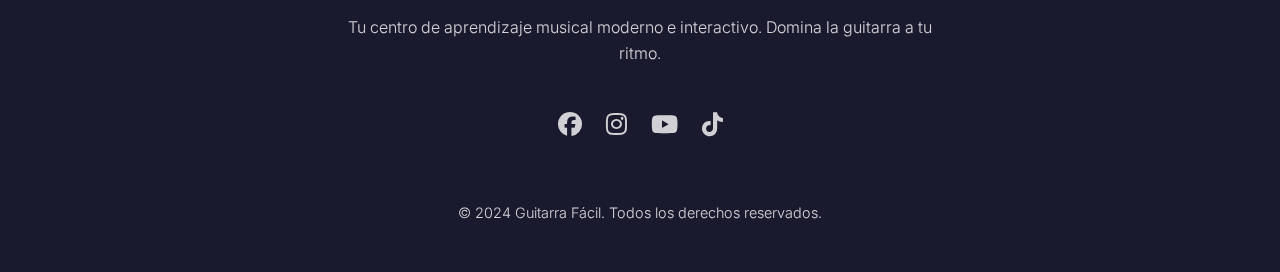
<file: index.html.html>
<!DOCTYPE html>
<html lang="es">
<head>
    <meta charset="UTF-8">
    <meta name="viewport" content="width=device-width, initial-scale=1.0">
    <title>Guitarra Fácil - Aprende Guitarra desde Cero</title>
    <style>
        :root {
            --primary-color: #3498db;          /* Azul celeste */
            --secondary-color: #1a1a2e;        /* Azul oscuro casi negro */
            --dark-blue: #16213e;              /* Azul noche */
            --light-blue: #4cc9f0;             /* Azul claro */
            --white: #ffffff;
            --light-gray: #f5f7fa;
            --medium-gray: #e1e5eb;
            --text-dark: #1a1a2e;
            --text-light: #ffffff;
            --accent-color: #3498db;
            --success-color: #2ecc71;
            --strong-beat-color: #e74c3c;
            --weak-beat-color: #f39c12;
            --inactive-beat-color: #bdc3c7;
        }
        
        * {
            margin: 0;
            padding: 0;
            box-sizing: border-box;
            font-family: 'Inter', -apple-system, BlinkMacSystemFont, 'Segoe UI', Roboto, sans-serif;
        }
        
        body {
            background-color: var(--white);
            color: var(--text-dark);
            line-height: 1.6;
            min-height: 100vh;
            display: flex;
            flex-direction: column;
            font-weight: 300;
        }
        
        /* ========== HEADER MODERNO ========== */
        header {
            background-color: var(--secondary-color);
            color: var(--white);
            padding: 1rem 0;
            position: sticky;
            top: 0;
            z-index: 100;
            box-shadow: 0 4px 20px rgba(0, 0, 0, 0.08);
            backdrop-filter: blur(10px);
            border-bottom: 1px solid rgba(255, 255, 255, 0.1);
        }
        
        nav {
            display: flex;
            justify-content: space-between;
            align-items: center;
            max-width: 1200px;
            margin: 0 auto;
            padding: 0 1rem;
        }
        
        .logo {
            font-size: 1.5rem;
            font-weight: 700;
            display: flex;
            align-items: center;
            gap: 10px;
            color: var(--white);
        }
        
        .logo i {
            font-size: 1.8rem;
            color: var(--primary-color);
        }
        
        .logo span {
            background: linear-gradient(135deg, var(--primary-color), var(--light-blue));
            -webkit-background-clip: text;
            background-clip: text;
            color: transparent;
        }
        
        .nav-links {
            display: flex;
            list-style: none;
            align-items: center;
            gap: 1rem;
        }
        
        .nav-links li {
            position: relative;
        }
        
        .nav-links a {
            color: var(--white);
            text-decoration: none;
            font-weight: 500;
            padding: 0.5rem 1rem;
            border-radius: 8px;
            transition: all 0.3s ease;
            opacity: 0.9;
        }
        
        .nav-links a:hover {
            background-color: rgba(52, 152, 219, 0.15);
            color: var(--primary-color);
            opacity: 1;
            transform: translateY(-1px);
        }
        
        .nav-links a.active {
            background-color: rgba(52, 152, 219, 0.2);
            color: var(--primary-color);
            font-weight: 600;
        }

        /* Sección de autenticación */
        .auth-section {
            display: flex;
            align-items: center;
            gap: 1rem;
        }

        .role-badge {
            background: var(--primary-color);
            color: var(--white);
            padding: 0.25rem 0.75rem;
            border-radius: 20px;
            font-size: 0.75rem;
            font-weight: 600;
        }

        .btn-outline {
            background-color: transparent;
            border: 2px solid var(--primary-color);
            color: var(--primary-color);
            padding: 8px 20px;
            border-radius: 8px;
            font-weight: 600;
            cursor: pointer;
            transition: all 0.3s;
            font-size: 0.9rem;
        }

        .btn-outline:hover {
            background-color: var(--primary-color);
            color: var(--white);
            transform: translateY(-2px);
            box-shadow: 0 5px 15px rgba(52, 152, 219, 0.3);
        }

        .btn-admin {
            background-color: var(--dark-blue);
            color: var(--white);
            border: none;
            padding: 8px 20px;
            border-radius: 8px;
            font-weight: 600;
            cursor: pointer;
            transition: all 0.3s;
            font-size: 0.9rem;
        }

        .btn-admin:hover {
            background-color: var(--secondary-color);
            transform: translateY(-2px);
            box-shadow: 0 5px 15px rgba(26, 26, 46, 0.3);
        }

        /* ========== HERO SECTION MODERNA ========== */
        .hero {
            background: linear-gradient(135deg, var(--secondary-color) 0%, var(--dark-blue) 100%);
            color: var(--white);
            padding: 6rem 2rem;
            text-align: center;
            position: relative;
            overflow: hidden;
            margin-bottom: 3rem;
        }
        
        .hero::before {
            content: '';
            position: absolute;
            top: 0;
            left: 0;
            right: 0;
            bottom: 0;
            background: url('data:image/svg+xml,<svg xmlns="http://www.w3.org/2000/svg" viewBox="0 0 100 100" preserveAspectRatio="none"><path d="M0,0 L100,0 L100,100 Z" fill="%233498db" opacity="0.05"/></svg>');
            background-size: cover;
        }
        
        .hero-content {
            max-width: 800px;
            margin: 0 auto;
            position: relative;
            z-index: 1;
        }
        
        .hero h1 {
            font-size: 3.5rem;
            margin-bottom: 1rem;
            font-weight: 800;
            background: linear-gradient(to right, var(--white), var(--light-blue));
            -webkit-background-clip: text;
            background-clip: text;
            color: transparent;
        }
        
        .hero p {
            font-size: 1.3rem;
            margin-bottom: 2.5rem;
            opacity: 0.9;
            line-height: 1.8;
        }
        
        .btn {
            display: inline-block;
            background: linear-gradient(135deg, var(--primary-color), var(--light-blue));
            color: var(--white);
            padding: 1rem 2.5rem;
            border: none;
            border-radius: 12px;
            font-size: 1.1rem;
            font-weight: 600;
            cursor: pointer;
            transition: all 0.3s ease;
            text-decoration: none;
            box-shadow: 0 10px 20px rgba(52, 152, 219, 0.3);
        }
        
        .btn:hover {
            transform: translateY(-3px);
            box-shadow: 0 15px 30px rgba(52, 152, 219, 0.4);
        }
        
        .btn:active {
            transform: translateY(-1px);
        }

        /* ========== FEATURES MODERNOS ========== */
        .container {
            max-width: 1200px;
            margin: 2rem auto;
            padding: 0 1rem;
            flex: 1;
        }
        
        .section-title {
            text-align: center;
            margin-bottom: 3rem;
            color: var(--text-dark);
        }
        
        .section-title h2 {
            font-size: 2.5rem;
            font-weight: 700;
            margin-bottom: 1rem;
        }
        
        .section-title p {
            font-size: 1.1rem;
            color: #666;
            max-width: 600px;
            margin: 0 auto;
        }
        
        .features {
            display: grid;
            grid-template-columns: repeat(auto-fit, minmax(280px, 1fr));
            gap: 2rem;
            margin-bottom: 4rem;
        }
        
        .feature-card {
            background: var(--white);
            border-radius: 16px;
            padding: 2.5rem 2rem;
            box-shadow: 0 10px 30px rgba(0, 0, 0, 0.05);
            transition: all 0.3s ease;
            text-align: center;
            cursor: pointer;
            border: 1px solid var(--medium-gray);
            position: relative;
            overflow: hidden;
        }
        
        .feature-card::before {
            content: '';
            position: absolute;
            top: 0;
            left: 0;
            right: 0;
            height: 4px;
            background: linear-gradient(to right, var(--primary-color), var(--light-blue));
        }
        
        .feature-card:hover {
            transform: translateY(-10px);
            box-shadow: 0 20px 40px rgba(0, 0, 0, 0.1);
            border-color: var(--primary-color);
        }
        
        .feature-icon {
            width: 70px;
            height: 70px;
            background: linear-gradient(135deg, var(--primary-color), var(--light-blue));
            border-radius: 50%;
            display: flex;
            align-items: center;
            justify-content: center;
            margin: 0 auto 1.5rem;
            color: var(--white);
            font-size: 1.8rem;
        }
        
        .feature-card h3 {
            color: var(--text-dark);
            margin-bottom: 1rem;
            font-size: 1.4rem;
            font-weight: 600;
        }
        
        .feature-card p {
            color: #666;
            line-height: 1.6;
        }

        /* ========== DASHBOARDS MODERNOS ========== */
        .student-dashboard, .admin-panel {
            background: var(--white);
            border-radius: 16px;
            padding: 2.5rem;
            margin-bottom: 3rem;
            box-shadow: 0 10px 30px rgba(0, 0, 0, 0.05);
            border: 1px solid var(--medium-gray);
        }
        
        .student-dashboard {
            border-left: 4px solid var(--primary-color);
        }
        
        .admin-panel {
            border-left: 4px solid var(--dark-blue);
        }
        
        .dashboard-header {
            display: flex;
            align-items: center;
            gap: 1rem;
            margin-bottom: 2rem;
        }
        
        .dashboard-header i {
            font-size: 2rem;
            color: var(--primary-color);
        }
        
        .dashboard-header h3 {
            font-size: 1.5rem;
            font-weight: 600;
            color: var(--text-dark);
        }
        
        .progress-info {
            display: grid;
            grid-template-columns: repeat(auto-fit, minmax(200px, 1fr));
            gap: 1.5rem;
            margin-top: 1.5rem;
        }
        
        .progress-item {
            background: var(--light-gray);
            padding: 1.5rem;
            border-radius: 12px;
            text-align: center;
        }
        
        .progress-item span {
            display: block;
            font-size: 2rem;
            font-weight: 700;
            color: var(--primary-color);
            margin-top: 0.5rem;
        }
        
        .admin-actions {
            display: flex;
            gap: 1rem;
            flex-wrap: wrap;
            margin-top: 1.5rem;
        }
        
        .admin-actions button {
            background: var(--dark-blue);
            color: var(--white);
            border: none;
            padding: 0.8rem 1.5rem;
            border-radius: 8px;
            font-weight: 600;
            cursor: pointer;
            transition: all 0.3s;
        }
        
        .admin-actions button:hover {
            background: var(--secondary-color);
            transform: translateY(-2px);
        }

        /* ========== AFINADOR MEJORADO ========== */
        .afinador-container {
            width: 100%;
            max-width: 600px;
            margin: 0 auto;
            background: linear-gradient(135deg, var(--secondary-color) 0%, var(--dark-blue) 100%);
            border-radius: 20px;
            padding: 40px;
            box-shadow: 0 20px 40px rgba(0, 0, 0, 0.2);
            text-align: center;
            color: var(--white);
        }

        .afinador-header {
            margin-bottom: 30px;
        }

        .afinador-header h1 {
            font-size: 2.2rem;
            margin-bottom: 10px;
            font-weight: 700;
            color: var(--white);
        }

        .afinador-subtitle {
            font-size: 1.1rem;
            opacity: 0.9;
            margin-bottom: 5px;
        }

        .target-frequency {
            font-size: 1.1rem;
            color: var(--light-blue);
            font-weight: bold;
            margin-bottom: 20px;
        }

        .string-selector {
            display: grid;
            grid-template-columns: repeat(3, 1fr);
            gap: 10px;
            margin: 20px 0;
        }

        .string-btn {
            padding: 12px 8px;
            border: 2px solid;
            border-radius: 10px;
            color: white;
            font-size: 0.9rem;
            font-weight: bold;
            cursor: pointer;
            transition: all 0.3s ease;
            display: flex;
            flex-direction: column;
            align-items: center;
            gap: 5px;
        }

        .string-btn:hover {
            transform: translateY(-2px);
            filter: brightness(1.2);
        }

        .string-btn.active {
            box-shadow: 0 5px 15px rgba(255, 255, 255, 0.5);
            transform: scale(1.05);
            filter: brightness(1.3);
        }

        /* Colores de cuerdas actualizados para combinar con el diseño */
        .string-btn.mi-high {
            background: var(--primary-color);
            border-color: #2980b9;
        }

        .string-btn.si {
            background: #2ecc71;
            border-color: #27ae60;
        }

        .string-btn.sol {
            background: #9b59b6;
            border-color: #8e44ad;
        }

        .string-btn.re {
            background: #e74c3c;
            border-color: #c0392b;
        }

        .string-btn.la {
            background: #f39c12;
            border-color: #d35400;
        }

        .string-btn.mi-low {
            background: #1abc9c;
            border-color: #16a085;
        }

        .string-number {
            font-size: 1.2rem;
            font-weight: bold;
        }

        .string-note {
            font-size: 0.8rem;
            opacity: 0.9;
        }

        .tuner-display {
            margin: 30px 0;
        }

        .circle-indicator {
            width: 200px;
            height: 200px;
            border-radius: 50%;
            margin: 0 auto 30px;
            display: flex;
            align-items: center;
            justify-content: center;
            font-size: 3rem;
            font-weight: bold;
            transition: all 0.3s ease;
            border: 4px solid rgba(255, 255, 255, 0.2);
            background: rgba(0, 0, 0, 0.2);
            position: relative;
            overflow: hidden;
        }

        .circle-indicator.perfect {
            background: rgba(46, 204, 113, 0.2);
            border-color: #2ecc71;
            box-shadow: 0 0 20px rgba(46, 204, 113, 0.5);
        }

        .circle-indicator.sharp {
            background: rgba(243, 156, 18, 0.2);
            border-color: #f39c12;
            box-shadow: 0 0 20px rgba(243, 156, 18, 0.5);
        }

        .circle-indicator.flat {
            background: rgba(231, 76, 60, 0.2);
            border-color: #e74c3c;
            box-shadow: 0 0 20px rgba(231, 76, 60, 0.5);
        }

        .deviation-display {
            font-size: 1.5rem;
            margin: 20px 0;
            height: 30px;
            font-weight: bold;
        }

        .frequency-display {
            font-size: 1.2rem;
            margin: 15px 0;
            color: var(--light-blue);
        }

        .cents-display {
            font-size: 1.3rem;
            margin: 10px 0;
            color: #f39c12;
            font-weight: bold;
        }

        .needle-container {
            height: 100px;
            position: relative;
            margin: 30px 0;
        }

        .needle-scale {
            height: 4px;
            background: linear-gradient(to right, #e74c3c, #f39c12, #2ecc71, #f39c12, #e74c3c);
            border-radius: 2px;
            position: relative;
            margin: 48px 20px 0;
        }

        .needle {
            width: 2px;
            height: 60px;
            background: white;
            position: absolute;
            top: 0;
            left: 50%;
            transform-origin: bottom center;
            transition: transform 0.3s ease;
            box-shadow: 0 0 10px rgba(255, 255, 255, 0.5);
        }

        .needle-center {
            width: 10px;
            height: 10px;
            background: white;
            border-radius: 50%;
            position: absolute;
            top: 50px;
            left: 50%;
            transform: translateX(-50%);
            box-shadow: 0 0 10px rgba(255, 255, 255, 0.5);
        }

        .scale-marks {
            display: flex;
            justify-content: space-between;
            margin: 5px 20px 0;
            font-size: 0.8rem;
            color: rgba(255, 255, 255, 0.7);
        }

        .afinador-controls {
            margin: 30px 0 20px;
        }

        .afinador-btn {
            padding: 15px 30px;
            background: var(--primary-color);
            color: white;
            border: none;
            border-radius: 12px;
            font-size: 1.1rem;
            font-weight: bold;
            cursor: pointer;
            transition: all 0.3s ease;
            display: flex;
            align-items: center;
            justify-content: center;
            gap: 10px;
            margin: 0 auto;
            box-shadow: 0 5px 15px rgba(52, 152, 219, 0.3);
        }

        .afinador-btn:hover {
            background: #2980b9;
            transform: translateY(-2px);
            box-shadow: 0 8px 20px rgba(52, 152, 219, 0.4);
        }

        .afinador-btn:active {
            transform: translateY(0);
        }

        .afinador-btn.listening {
            background: #2ecc71;
            animation: pulse 1.5s infinite;
        }

        .afinador-status {
            margin-top: 20px;
            padding: 15px;
            background: rgba(0, 0, 0, 0.2);
            border-radius: 10px;
            font-size: 0.9rem;
        }

        .afinador-instructions {
            margin-top: 25px;
            padding: 20px;
            background: rgba(255, 255, 255, 0.1);
            border-radius: 12px;
            font-size: 0.9rem;
            line-height: 1.5;
        }

        .signal-quality {
            display: flex;
            align-items: center;
            justify-content: center;
            gap: 10px;
            margin: 15px 0;
            font-size: 0.9rem;
        }

        .quality-bar {
            width: 150px;
            height: 6px;
            background: rgba(255, 255, 255, 0.2);
            border-radius: 3px;
            overflow: hidden;
        }

        .quality-level {
            height: 100%;
            background: linear-gradient(to right, #e74c3c, #f39c12, #2ecc71);
            border-radius: 3px;
            transition: width 0.3s ease;
        }

        /* ========== METRÓNOMO MEJORADO ========== */
        .metronomo-container {
            background: linear-gradient(135deg, var(--secondary-color) 0%, var(--dark-blue) 100%);
            color: white;
            border-radius: 20px;
            padding: 40px;
            box-shadow: 0 20px 40px rgba(0, 0, 0, 0.2);
            margin-bottom: 2rem;
        }

        .metronomo-card {
            background: white;
            border-radius: 20px;
            padding: 40px 30px;
            box-shadow: 0 10px 30px rgba(0, 0, 0, 0.1);
            margin-bottom: 20px;
        }

        .bpm-display {
            margin-bottom: 40px;
            text-align: center;
        }

        .bpm-value {
            font-size: 5rem;
            font-weight: 700;
            color: var(--text-dark);
            text-shadow: 0 0 15px rgba(52, 152, 219, 0.3);
            line-height: 1;
        }

        .bpm-label {
            font-size: 1rem;
            color: var(--primary-color);
            margin-top: 5px;
            font-weight: 600;
        }

        .bpm-control {
            margin: 30px 0;
        }

        .slider-container {
            width: 100%;
            max-width: 400px;
            margin: 0 auto;
        }

        .slider {
            width: 100%;
            height: 12px;
            -webkit-appearance: none;
            appearance: none;
            background: linear-gradient(to right, var(--primary-color), var(--dark-blue));
            border-radius: 6px;
            outline: none;
            margin-bottom: 10px;
        }

        .slider::-webkit-slider-thumb {
            -webkit-appearance: none;
            appearance: none;
            width: 30px;
            height: 30px;
            border-radius: 50%;
            background: white;
            border: 3px solid var(--primary-color);
            cursor: pointer;
            box-shadow: 0 0 10px rgba(52, 152, 219, 0.7);
        }

        .slider::-moz-range-thumb {
            width: 30px;
            height: 30px;
            border-radius: 50%;
            background: white;
            border: 3px solid var(--primary-color);
            cursor: pointer;
            box-shadow: 0 0 10px rgba(52, 152, 219, 0.7);
        }

        .slider-labels {
            display: flex;
            justify-content: space-between;
            color: var(--text-dark);
            font-weight: 600;
            font-size: 0.9rem;
            margin-top: 5px;
        }

        .controls-grid {
            display: grid;
            grid-template-columns: repeat(3, 1fr);
            gap: 15px;
            margin: 30px 0;
        }

        .control-group {
            background: var(--light-gray);
            border-radius: 15px;
            padding: 20px;
            text-align: center;
            border: 2px solid var(--medium-gray);
            transition: all 0.3s;
        }

        .control-group:hover {
            border-color: var(--primary-color);
            transform: translateY(-2px);
        }

        .control-label {
            color: var(--text-dark);
            font-weight: 600;
            margin-bottom: 10px;
            font-size: 0.9rem;
        }

        .time-input {
            background: white;
            border: 2px solid var(--primary-color);
            color: var(--text-dark);
            font-size: 1.5rem;
            width: 70px;
            height: 70px;
            text-align: center;
            border-radius: 10px;
            font-weight: bold;
            margin: 0 auto;
            display: block;
        }

        .time-input:focus {
            outline: none;
            box-shadow: 0 0 10px rgba(52, 152, 219, 0.5);
        }

        .subdivision-buttons {
            display: flex;
            flex-direction: column;
            gap: 8px;
        }

        .subdivision-btn {
            background: white;
            border: 2px solid var(--medium-gray);
            color: var(--text-dark);
            padding: 8px 12px;
            border-radius: 8px;
            cursor: pointer;
            transition: all 0.2s;
            font-weight: 600;
        }

        .subdivision-btn:hover {
            border-color: var(--primary-color);
            color: var(--primary-color);
        }

        .subdivision-btn.active {
            background: var(--primary-color);
            color: white;
            border-color: var(--primary-color);
        }

        .beat-display {
            display: flex;
            justify-content: center;
            gap: 10px;
            margin: 30px 0;
            flex-wrap: wrap;
        }

        .beat-cell {
            width: 50px;
            height: 50px;
            border-radius: 10px;
            background: var(--light-gray);
            display: flex;
            align-items: center;
            justify-content: center;
            font-size: 1.2rem;
            font-weight: bold;
            color: var(--text-dark);
            border: 2px solid var(--medium-gray);
            transition: all 0.1s;
        }

        .beat-cell.active {
            background: var(--primary-color);
            color: white;
            transform: scale(1.1);
            box-shadow: 0 0 15px rgba(52, 152, 219, 0.5);
        }

        .beat-cell.accent {
            border-color: var(--dark-blue);
            font-weight: 800;
        }

        .beat-cell.accent.active {
            background: var(--dark-blue);
            color: white;
            box-shadow: 0 0 15px rgba(44, 62, 80, 0.5);
        }

        .action-buttons {
            display: flex;
            justify-content: center;
            gap: 20px;
            margin: 30px 0;
        }

        .action-btn {
            padding: 15px 40px;
            font-size: 1.2rem;
            border: none;
            border-radius: 12px;
            cursor: pointer;
            display: flex;
            align-items: center;
            gap: 10px;
            transition: all 0.3s;
            font-weight: bold;
            min-width: 180px;
            justify-content: center;
            box-shadow: 0 5px 15px rgba(0, 0, 0, 0.1);
        }

        .start-btn {
            background: linear-gradient(to right, var(--primary-color), #2980b9);
            color: white;
        }

        .start-btn:hover {
            transform: translateY(-3px);
            box-shadow: 0 8px 20px rgba(52, 152, 219, 0.4);
        }

        .stop-btn {
            background: linear-gradient(to right, #e74c3c, #c0392b);
            color: white;
        }

        .stop-btn:hover {
            transform: translateY(-3px);
            box-shadow: 0 8px 20px rgba(231, 76, 60, 0.4);
        }

        .tap-tempo-btn {
            background: white;
            border: 2px solid var(--primary-color);
            color: var(--primary-color);
            padding: 12px 30px;
            border-radius: 12px;
            cursor: pointer;
            display: inline-flex;
            align-items: center;
            gap: 10px;
            transition: all 0.3s;
            font-weight: bold;
            margin-top: 15px;
            box-shadow: 0 5px 15px rgba(0, 0, 0, 0.1);
        }

        .tap-tempo-btn:hover {
            background: var(--primary-color);
            color: white;
            transform: translateY(-3px);
        }

        .shortcuts-info {
            margin-top: 30px;
            padding: 15px;
            background: var(--light-gray);
            border-radius: 10px;
            font-size: 0.9rem;
            color: var(--text-dark);
        }

        .shortcuts-info i {
            color: var(--primary-color);
            margin-right: 8px;
        }

        /* ========== FOOTER MODERNO ========== */
        footer {
            background-color: var(--secondary-color);
            color: var(--white);
            padding: 3rem 1rem;
            text-align: center;
            margin-top: auto;
        }
        
        .footer-content {
            max-width: 1200px;
            margin: 0 auto;
            display: flex;
            flex-direction: column;
            align-items: center;
            gap: 1.5rem;
        }
        
        .footer-content p {
            opacity: 0.8;
            max-width: 600px;
            line-height: 1.6;
        }
        
        .social-links {
            display: flex;
            gap: 1.5rem;
            margin: 1rem 0;
        }
        
        .social-links a {
            color: var(--white);
            font-size: 1.5rem;
            transition: all 0.3s;
            opacity: 0.8;
        }
        
        .social-links a:hover {
            color: var(--primary-color);
            opacity: 1;
            transform: translateY(-3px);
        }
        
        .copyright {
            margin-top: 1rem;
            font-size: 0.9rem;
            opacity: 0.6;
        }

        /* ========== PAGES ========== */
        .page {
            display: none;
        }
        
        .page.active {
            display: block;
            animation: fadeIn 0.5s ease-in-out;
        }
        
        @keyframes fadeIn {
            from { opacity: 0; transform: translateY(20px); }
            to { opacity: 1; transform: translateY(0); }
        }

        .back-btn {
            display: inline-flex;
            align-items: center;
            gap: 0.5rem;
            color: var(--primary-color);
            text-decoration: none;
            font-weight: 600;
            margin-bottom: 2rem;
            padding: 0.8rem 1.5rem;
            background: var(--light-gray);
            border-radius: 8px;
            transition: all 0.3s;
        }
        
        .back-btn:hover {
            background: var(--medium-gray);
            transform: translateX(-5px);
        }

        /* ========== MODAL MODERNO MEJORADO ========== */
        .modal {
            display: none;
            position: fixed;
            top: 0;
            left: 0;
            width: 100%;
            height: 100%;
            background: rgba(0, 0, 0, 0.85);
            z-index: 2000;
            animation: fadeIn 0.3s ease;
        }

        .modal.active {
            display: flex;
            justify-content: center;
            align-items: center;
        }

        .modal-container {
            display: flex;
            width: 90%;
            max-width: 900px;
            background: var(--white);
            border-radius: 20px;
            overflow: hidden;
            box-shadow: 0 25px 50px rgba(0, 0, 0, 0.3);
            animation: slideUp 0.4s ease;
        }

        @keyframes slideUp {
            from {
                transform: translateY(50px);
                opacity: 0;
            }
            to {
                transform: translateY(0);
                opacity: 1;
            }
        }

        .modal-welcome-section {
            flex: 1;
            background: linear-gradient(135deg, var(--secondary-color), var(--dark-blue));
            padding: 40px 30px;
            display: flex;
            flex-direction: column;
            justify-content: center;
            color: var(--white);
            position: relative;
        }

        .modal-welcome-section h1 {
            font-size: 2.2rem;
            margin-bottom: 10px;
            font-weight: 700;
            color: var(--white);
        }

        .modal-welcome-section h2 {
            font-size: 1.5rem;
            margin-bottom: 20px;
            font-weight: 500;
        }

        .modal-welcome-section p {
            font-size: 1rem;
            line-height: 1.6;
            margin-bottom: 30px;
            opacity: 0.9;
        }

        .modal-welcome-section .highlight {
            color: #fff;
            background: var(--primary-color);
            padding: 2px 8px;
            border-radius: 5px;
            font-weight: 600;
        }

        .modal-guitar-icon {
            font-size: 3rem;
            margin-bottom: 20px;
            color: var(--primary-color);
            background: var(--white);
            width: 70px;
            height: 70px;
            border-radius: 50%;
            display: flex;
            align-items: center;
            justify-content: center;
        }

        .modal-nav-buttons {
            display: flex;
            gap: 15px;
            margin-top: 20px;
        }

        .modal-nav-btn {
            padding: 10px 20px;
            border-radius: 8px;
            font-weight: 600;
            cursor: pointer;
            transition: all 0.3s;
            border: none;
            font-size: 14px;
        }

        .modal-signup-btn {
            background: transparent;
            border: 2px solid var(--white);
            color: var(--white);
        }

        .modal-login-btn-nav {
            background: var(--white);
            color: var(--secondary-color);
        }

        .modal-nav-btn:hover {
            transform: translateY(-2px);
            box-shadow: 0 5px 15px rgba(0, 0, 0, 0.2);
        }

        .modal-close-btn {
            position: absolute;
            top: 20px;
            right: 20px;
            background: transparent;
            border: none;
            color: var(--white);
            font-size: 1.5rem;
            cursor: pointer;
            transition: all 0.3s;
        }

        .modal-close-btn:hover {
            transform: rotate(90deg);
        }

        .modal-form-section {
            flex: 1;
            padding: 40px 30px;
            background: var(--white);
            color: var(--secondary-color);
            max-height: 600px;
            overflow-y: auto;
        }

        .modal-form-header {
            margin-bottom: 25px;
        }

        .modal-form-header h2 {
            font-size: 1.8rem;
            color: var(--text-dark);
            margin-bottom: 10px;
        }

        .modal-form-header p {
            color: #666;
        }

        .modal-form-group {
            margin-bottom: 20px;
        }

        .modal-form-group label {
            display: block;
            margin-bottom: 8px;
            font-weight: 500;
            color: #555;
        }

        .modal-input-with-icon {
            position: relative;
        }

        .modal-input-with-icon i {
            position: absolute;
            left: 15px;
            top: 50%;
            transform: translateY(-50%);
            color: var(--primary-color);
        }

        .modal-input-with-icon input {
            width: 100%;
            padding: 12px 12px 12px 40px;
            border: 2px solid var(--medium-gray);
            border-radius: 8px;
            font-size: 14px;
            transition: all 0.3s;
            background: var(--light-gray);
            color: var(--text-dark);
        }

        .modal-input-with-icon input:focus {
            outline: none;
            border-color: var(--primary-color);
            background: var(--white);
            box-shadow: 0 0 0 3px rgba(52, 152, 219, 0.1);
        }

        .modal-forgot-password {
            text-align: right;
            margin-bottom: 20px;
        }

        .modal-forgot-password a {
            color: var(--primary-color);
            text-decoration: none;
            font-size: 13px;
            font-weight: 500;
        }

        .modal-forgot-password a:hover {
            text-decoration: underline;
        }

        .modal-submit-btn {
            width: 100%;
            padding: 12px;
            background: linear-gradient(135deg, var(--primary-color), var(--light-blue));
            color: var(--white);
            border: none;
            border-radius: 8px;
            font-size: 15px;
            font-weight: 600;
            cursor: pointer;
            transition: all 0.3s;
            display: flex;
            justify-content: center;
            align-items: center;
            gap: 10px;
        }

        .modal-submit-btn:hover:not(:disabled) {
            transform: translateY(-2px);
            box-shadow: 0 5px 15px rgba(52, 152, 219, 0.4);
        }

        .modal-submit-btn:disabled {
            background: #cccccc;
            cursor: not-allowed;
            transform: none;
            box-shadow: none;
        }

        .modal-separator {
            display: flex;
            align-items: center;
            margin: 20px 0;
            color: #888;
        }

        .modal-separator::before,
        .modal-separator::after {
            content: '';
            flex: 1;
            border-bottom: 1px solid var(--medium-gray);
        }

        .modal-separator span {
            padding: 0 15px;
            font-size: 13px;
        }

        .modal-social-login {
            display: flex;
            justify-content: center;
            gap: 15px;
            margin-bottom: 20px;
        }

        .modal-social-btn {
            width: 45px;
            height: 45px;
            border-radius: 50%;
            display: flex;
            justify-content: center;
            align-items: center;
            background: var(--light-gray);
            border: 2px solid var(--medium-gray);
            cursor: pointer;
            transition: all 0.3s;
            color: var(--text-dark);
        }

        .modal-social-btn:hover {
            transform: translateY(-2px);
            border-color: var(--primary-color);
        }

        .modal-signup-link {
            text-align: center;
            margin-top: 15px;
            color: #666;
            font-size: 14px;
        }

        .modal-signup-link a {
            color: var(--primary-color);
            text-decoration: none;
            font-weight: 600;
        }

        .modal-signup-link a:hover {
            text-decoration: underline;
        }

        .error-message {
            color: #e74c3c;
            font-size: 12px;
            margin-top: 5px;
            display: block;
            min-height: 18px;
        }

        .input-with-icon.error input {
            border-color: #e74c3c;
        }

        .input-with-icon.success input {
            border-color: #27ae60;
        }

        .success-btn {
            background: linear-gradient(135deg, #27ae60, #2ecc71) !important;
        }

        .error-btn {
            background: linear-gradient(135deg, #e74c3c, #c0392b) !important;
        }

        .loading-spinner {
            animation: spin 1s linear infinite;
        }

        @keyframes spin {
            0% { transform: rotate(0deg); }
            100% { transform: rotate(360deg); }
        }

        @keyframes pulse {
            0% { opacity: 1; }
            50% { opacity: 0.7; }
            100% { opacity: 1; }
        }

        /* ========== RESPONSIVE ========== */
        @media (max-width: 768px) {
            .nav-links {
                display: none;
                position: absolute;
                top: 100%;
                left: 0;
                right: 0;
                background: var(--secondary-color);
                flex-direction: column;
                padding: 1rem;
                gap: 0.5rem;
                box-shadow: 0 10px 30px rgba(0, 0, 0, 0.1);
            }
            
            .nav-links.active {
                display: flex;
            }
            
            .hero h1 {
                font-size: 2.5rem;
            }
            
            .hero p {
                font-size: 1.1rem;
            }
            
            .features {
                grid-template-columns: 1fr;
            }
            
            .section-title h2 {
                font-size: 2rem;
            }
            
            .auth-section {
                flex-direction: column;
                gap: 0.5rem;
            }
            
            .btn-outline, .btn-admin {
                width: 100%;
                text-align: center;
            }
            
            .string-selector {
                grid-template-columns: repeat(2, 1fr);
                gap: 8px;
            }
            
            .modal-container {
                flex-direction: column;
                max-height: 90vh;
                overflow-y: auto;
            }
            
            .modal-welcome-section, .modal-form-section {
                padding: 30px 20px;
            }
            
            .modal-welcome-section h1 {
                font-size: 1.8rem;
            }
            
            .modal-welcome-section h2 {
                font-size: 1.3rem;
            }
            
            .modal-nav-buttons {
                flex-direction: column;
            }
            
            .modal-form-section {
                max-height: none;
            }
            
            .afinador-container {
                padding: 20px;
            }
            
            .afinador-header h1 {
                font-size: 2rem;
            }
            
            .circle-indicator {
                width: 150px;
                height: 150px;
                font-size: 2.5rem;
            }
            
            .afinador-btn {
                padding: 12px 25px;
                font-size: 1rem;
            }
            
            .metronomo-card {
                padding: 30px 20px;
            }
            
            .bpm-value {
                font-size: 4rem;
            }
            
            .action-buttons {
                flex-direction: column;
                align-items: center;
            }
            
            .action-btn {
                width: 100%;
                max-width: 300px;
            }
            
            .controls-grid {
                grid-template-columns: 1fr;
                gap: 20px;
            }
            
            .control-group {
                max-width: 250px;
                margin: 0 auto;
            }
            
            .beat-cell {
                width: 40px;
                height: 40px;
                font-size: 1rem;
            }
        }

        @media (max-width: 480px) {
            .hero {
                padding: 4rem 1rem;
            }
            
            .hero h1 {
                font-size: 2rem;
            }
            
            .feature-card {
                padding: 2rem 1.5rem;
            }
            
            .admin-actions {
                flex-direction: column;
            }
            
            .admin-actions button {
                width: 100%;
            }
            
            .beat-display {
                gap: 5px;
            }
            
            .beat-cell {
                width: 35px;
                height: 35px;
                font-size: 0.9rem;
            }
            
            .time-input {
                width: 60px;
                height: 60px;
                font-size: 1.3rem;
            }
            
            .bpm-value {
                font-size: 3rem;
            }
        }

        /* ========== HAMBURGER MENU ========== */
        .menu-toggle {
            display: none;
            background: none;
            border: none;
            color: var(--white);
            font-size: 1.5rem;
            cursor: pointer;
            padding: 0.5rem;
        }

        @media (max-width: 768px) {
            .menu-toggle {
                display: block;
            }
        }

        /* ========== ANIMATIONS ========== */
        @keyframes float {
            0%, 100% {
                transform: translateY(0);
            }
            50% {
                transform: translateY(-10px);
            }
        }

        .floating {
            animation: float 3s ease-in-out infinite;
        }
    </style>
    <link rel="stylesheet" href="https://cdnjs.cloudflare.com/ajax/libs/font-awesome/6.4.0/css/all.min.css">
    <link href="https://fonts.googleapis.com/css2?family=Inter:wght@300;400;500;600;700;800&display=swap" rel="stylesheet">
</head>
<body>
    <header>
        <nav>
            <div class="logo">
                <i class="fas fa-guitar floating"></i>
                <span>Guitarra Fácil</span>
            </div>
            
            <button class="menu-toggle" id="menuToggle">
                <i class="fas fa-bars"></i>
            </button>
            
            <ul class="nav-links" id="navLinks">
                <li><a href="#" class="nav-link active" data-page="index">Inicio</a></li>
                <li><a href="#" class="nav-link" data-page="afinacion-tips">Afinación y Tips</a></li>
                <li><a href="#" class="nav-link" data-page="metronomo">Metrónomo</a></li>
                <li><a href="#" class="nav-link" data-page="partituras">Partituras</a></li>
                <li><a href="#" class="nav-link" data-page="aprendizaje">Aprendizaje</a></li>
                <li><a href="#" class="nav-link" data-page="guitarra">Guitarra</a></li>
                
                <li>
                    <div class="auth-section">
                        <div id="auth-buttons">
                            <div class="login-options" style="display: flex; gap: 10px;">
                                <button id="student-login-btn" class="btn-outline">Estudiante</button>
                                <button id="admin-login-btn" class="btn-admin">Administrador</button>
                            </div>
                        </div>
                        <div id="user-info" style="display: none; align-items: center; gap: 10px;">
                            <span id="user-name" style="color: white;"></span>
                            <span id="user-role" class="role-badge"></span>
                            <button id="logout-btn" class="btn-outline" style="padding: 6px 12px; font-size: 0.9rem;">Cerrar Sesión</button>
                        </div>
                    </div>
                </li>
            </ul>
        </nav>
    </header>

    <!-- Modal de Login/Registro Mejorado -->
    <div id="loginModal" class="modal">
        <div class="modal-container">
            <div class="modal-welcome-section">
                <button class="modal-close-btn" id="modalCloseBtn">&times;</button>
                <div class="modal-guitar-icon">
                    <i class="fas fa-guitar"></i>
                </div>
                <h1>¡Hola!...Músico</h1>
                <h2>Aprende Guitarra, <span class="highlight">Domina la Música</span></h2>
                <p>Domina la guitarra y descubre el músico que llevas dentro. Aprende a tu ritmo con nuestros cursos especializados, desde principiante hasta avanzado.</p>
                <div class="modal-nav-buttons">
                    <button class="modal-nav-btn modal-signup-btn" id="modalSignupBtn">REGISTRARSE</button>
                    <button class="modal-nav-btn modal-login-btn-nav" id="modalLoginBtn">INICIAR SESIÓN</button>
                </div>
            </div>
            
            <div class="modal-form-section" id="modalFormSection">
                <!-- El contenido del formulario se cargará dinámicamente -->
            </div>
        </div>
    </div>

    <div class="container">
        <!-- Página de Inicio -->
        <div id="index" class="page active">
            <section class="hero">
                <div class="hero-content">
                    <h1>Aprende Guitarra desde Cero</h1>
                    <p>Domina la guitarra con herramientas profesionales, lecciones estructuradas y una comunidad que te apoya en cada paso.</p>
                    <a href="#" class="btn" data-page="afinacion-tips">Comenzar a Aprender</a>
                </div>
            </section>

            <!-- Dashboard para estudiantes -->
            <div id="student-dashboard" class="student-dashboard student-only" style="display: none;">
                <div class="dashboard-header">
                    <i class="fas fa-tachometer-alt"></i>
                    <h3>Mi Progreso</h3>
                </div>
                <p>Bienvenido de vuelta, <span id="student-welcome-name" style="font-weight: 600; color: var(--primary-color);"></span>!</p>
                <div class="progress-info">
                    <div class="progress-item">
                        <p>Nivel Actual</p>
                        <span id="student-level">1</span>
                    </div>
                    <div class="progress-item">
                        <p>Progreso General</p>
                        <span id="student-progress">0%</span>
                    </div>
                    <div class="progress-item">
                        <p>Lecciones Completadas</p>
                        <span id="student-lessons">0</span>
                    </div>
                </div>
            </div>

            <!-- Panel de administración -->
            <div id="admin-panel" class="admin-panel admin-only" style="display: none;">
                <div class="dashboard-header">
                    <i class="fas fa-cog"></i>
                    <h3>Panel de Administración</h3>
                </div>
                <p>Bienvenido, <span id="admin-welcome-name" style="font-weight: 600; color: var(--dark-blue);"></span></p>
                <div class="admin-actions">
                    <button class="btn" onclick="manageUsers()">Gestionar Usuarios</button>
                    <button class="btn" onclick="manageContent()">Gestionar Contenido</button>
                    <button class="btn" onclick="viewStatistics()">Ver Estadísticas</button>
                </div>
            </div>

            <!-- Sección de características -->
            <div class="section-title">
                <h2>Herramientas para Tu Aprendizaje</h2>
                <p>Todo lo que necesitas para dominar la guitarra en un solo lugar</p>
            </div>

            <section class="features">
                <div class="feature-card" data-page="metronomo">
                    <div class="feature-icon">
                        <i class="fas fa-tachometer-alt"></i>
                    </div>
                    <h3>Metrónomo Inteligente</h3>
                    <p>Mantén el ritmo perfecto mientras practicas con nuestro metrónomo avanzado</p>
                </div>
                
                <div class="feature-card" data-page="afinacion-tips">
                    <div class="feature-icon">
                        <i class="fas fa-music"></i>
                    </div>
                    <h3>Afinador Profesional</h3>
                    <p>Afinación precisa y consejos expertos para mejorar tu técnica</p>
                </div>
                
                <div class="feature-card" data-page="partituras">
                    <div class="feature-icon">
                        <i class="fas fa-file-alt"></i>
                    </div>
                    <h3>Biblioteca de Partituras</h3>
                    <p>Canciones para todos los niveles, desde principiantes hasta avanzados</p>
                </div>
                
                <div class="feature-card" data-page="aprendizaje">
                    <div class="feature-icon">
                        <i class="fas fa-graduation-cap"></i>
                    </div>
                    <h3>Sistema de Aprendizaje</h3>
                    <p>Lecciones estructuradas de básico a intermedio con seguimiento de progreso</p>
                </div>
            </section>

            <!-- Contenido exclusivo para estudiantes -->
            <div class="student-only" style="display: none;">
                <div class="section-title">
                    <h2>Mis Lecciones</h2>
                    <p>Continúa tu aprendizaje desde donde lo dejaste</p>
                </div>
                
                <div class="features">
                    <div class="feature-card">
                        <div class="feature-icon">
                            <i class="fas fa-play-circle"></i>
                        </div>
                        <h3>Continuar Aprendiendo</h3>
                        <p>Retoma tu última lección y sigue tu progreso personalizado</p>
                    </div>
                    <div class="feature-card">
                        <div class="feature-icon">
                            <i class="fas fa-chart-line"></i>
                        </div>
                        <h3>Mi Progreso Detallado</h3>
                        <p>Analiza tu avance con estadísticas y gráficos interactivos</p>
                    </div>
                </div>
            </div>

            <!-- Contenido exclusivo para administradores -->
            <div class="admin-only" style="display: none;">
                <div class="section-title">
                    <h2>Herramientas de Administración</h2>
                    <p>Gestiona todos los aspectos de la plataforma</p>
                </div>
                
                <div class="features">
                    <div class="feature-card">
                        <div class="feature-icon">
                            <i class="fas fa-users"></i>
                        </div>
                        <h3>Gestión de Usuarios</h3>
                        <p>Administra estudiantes, permisos y seguimiento de actividad</p>
                    </div>
                    <div class="feature-card">
                        <div class="feature-icon">
                            <i class="fas fa-book"></i>
                        </div>
                        <h3>Gestión de Contenido</h3>
                        <p>Crea y actualiza lecciones, ejercicios y materiales educativos</p>
                    </div>
                </div>
            </div>
        </div>

        <!-- Página de Afinación y Tips con el Afinador Mejorado -->
        <div id="afinacion-tips" class="page">
            <a href="#" class="back-btn" data-page="index"><i class="fas fa-arrow-left"></i> Volver al Inicio</a>
            <div class="section-title">
                <h2>Afinador Profesional</h2>
                <p>Afinación precisa para cada cuerda de tu guitarra</p>
            </div>
            
            <div class="afinador-container">
                <div class="afinador-header">
                    <h1>Afinador Maximus</h1>
                    <p class="afinador-subtitle">Afinador para 6 Cuerdas</p>
                    <p class="target-frequency" id="targetFrequency">Frecuencia objetivo: <strong>329.63 Hz</strong> (Mi - E4)</p>
                </div>

                <div class="string-selector">
                    <button class="string-btn mi-high active" data-string="mi-high" data-frequency="329.63" data-note="E4">
                        <span class="string-number">1ª</span>
                        <span class="string-note">MI</span>
                    </button>
                    <button class="string-btn si" data-string="si" data-frequency="246.94" data-note="B3">
                        <span class="string-number">2ª</span>
                        <span class="string-note">SI</span>
                    </button>
                    <button class="string-btn sol" data-string="sol" data-frequency="196.00" data-note="G3">
                        <span class="string-number">3ª</span>
                        <span class="string-note">SOL</span>
                    </button>
                    <button class="string-btn re" data-string="re" data-frequency="146.83" data-note="D3">
                        <span class="string-number">4ª</span>
                        <span class="string-note">RE</span>
                    </button>
                    <button class="string-btn la" data-string="la" data-frequency="110.00" data-note="A2">
                        <span class="string-number">5ª</span>
                        <span class="string-note">LA</span>
                    </button>
                    <button class="string-btn mi-low" data-string="mi-low" data-frequency="82.41" data-note="E2">
                        <span class="string-number">6ª</span>
                        <span class="string-note">MI</span>
                    </button>
                </div>

                <div class="tuner-display">
                    <div class="circle-indicator" id="circleIndicator">
                        E4
                    </div>
                    
                    <div class="deviation-display" id="deviationText">
                        Selecciona una cuerda
                    </div>
                    
                    <div class="frequency-display" id="frequencyDisplay">
                        -- Hz
                    </div>

                    <div class="cents-display" id="centsDisplay">
                        -- cents
                    </div>

                    <div class="signal-quality">
                        <span>Señal:</span>
                        <div class="quality-bar">
                            <div class="quality-level" id="qualityLevel" style="width: 0%"></div>
                        </div>
                        <span id="qualityValue">0%</span>
                    </div>

                    <div class="needle-container">
                        <div class="needle-scale">
                            <div class="needle" id="needle"></div>
                            <div class="needle-center"></div>
                        </div>
                        <div class="scale-marks">
                            <span>-50</span>
                            <span>-25</span>
                            <span>0</span>
                            <span>+25</span>
                            <span>+50</span>
                        </div>
                    </div>
                </div>

                <div class="afinador-controls">
                    <button class="afinador-btn" id="micToggle">
                        <span>🎤</span> <span id="micStatus">Activar Micrófono</span>
                    </button>
                </div>

                <div class="afinador-status">
                    <div id="statusText">Selecciona una cuerda y activa el micrófono</div>
                </div>

                <div class="afinador-instructions">
                    <p><strong>Instrucciones:</strong></p>
                    <p>1. <strong>Selecciona</strong> la cuerda que quieres afinar</p>
                    <p>2. <strong>Activa el micrófono</strong> y permite el acceso</p>
                    <p>3. <strong>Toca la cuerda seleccionada</strong> de tu guitarra</p>
                    <p>4. <strong>Ajusta</strong> hasta que esté en <strong style="color:#2ecc71">VERDE</strong></p>
                </div>
            </div>
        </div>

        <!-- Página del Metrónomo Mejorado -->
        <div id="metronomo" class="page">
            <a href="#" class="back-btn" data-page="index"><i class="fas fa-arrow-left"></i> Volver al Inicio</a>
            <div class="section-title">
                <h2>Metrónomo Inteligente</h2>
                <p>Mantén el ritmo perfecto en tus prácticas musicales</p>
            </div>
            
            <div class="metronomo-container">
                <div class="metronomo-card">
                    <div class="bpm-display">
                        <div class="bpm-value" id="bpmValue">120</div>
                        <div class="bpm-label">PULSOS POR MINUTO</div>
                    </div>
                    
                    <div class="bpm-control">
                        <div class="slider-container">
                            <input type="range" min="40" max="240" value="120" class="slider" id="bpmSlider">
                            <div class="slider-labels">
                                <span>40</span>
                                <span>140</span>
                                <span>240</span>
                            </div>
                        </div>
                    </div>
                    
                    <div class="controls-grid">
                        <div class="control-group">
                            <div class="control-label">COMPÁS</div>
                            <input type="number" min="1" max="4" value="4" class="time-input" id="timeTop">
                        </div>
                        
                        <div class="control-group">
                            <div class="control-label">BPM</div>
                            <div class="bpm-value" style="font-size: 2rem; color: var(--text-dark);" id="currentBpm">120</div>
                        </div>
                        
                        <div class="control-group">
                            <div class="control-label">SUBDIVISIÓN</div>
                            <div class="subdivision-buttons" id="subdivisionButtons">
                                <button class="subdivision-btn active" data-value="1">1/1</button>
                                <button class="subdivision-btn" data-value="2">1/2</button>
                                <button class="subdivision-btn" data-value="4">1/4</button>
                            </div>
                        </div>
                    </div>
                    
                    <div class="beat-display" id="beatDisplay">
                        <!-- Las celdas de compás se generarán con JavaScript -->
                    </div>
                    
                    <div class="action-buttons">
                        <button class="action-btn start-btn" id="startBtn">
                            <i class="fas fa-play"></i> Iniciar
                        </button>
                        <button class="action-btn stop-btn" id="stopBtn" disabled>
                            <i class="fas fa-stop"></i> Detener
                        </button>
                    </div>
                    
                    <button class="tap-tempo-btn" id="tapTempoBtn">
                        <i class="fas fa-hand-point-up"></i> Tap Tempo
                    </button>
                    
                    <div class="shortcuts-info">
                        <p><i class="fas fa-keyboard"></i> <strong>Atajos de teclado:</strong></p>
                        <p>Espacio: Iniciar/Detener • Flechas ↑↓: Ajustar BPM • T: Tap Tempo</p>
                    </div>
                </div>
            </div>
        </div>

        <!-- Otras páginas -->
        <div id="partituras" class="page">
            <a href="#" class="back-btn" data-page="index"><i class="fas fa-arrow-left"></i> Volver al Inicio</a>
            <div class="section-title">
                <h2>Biblioteca de Partituras</h2>
                <p>Encuentra canciones para todos los niveles y estilos musicales</p>
            </div>
            <div class="metronomo-container">
                <div class="metronomo-card">
                    <div style="text-align: center; padding: 2rem;">
                        <i class="fas fa-file-alt" style="font-size: 3rem; color: var(--primary-color); margin-bottom: 1rem;"></i>
                        <h3 style="margin-bottom: 1rem; color: var(--text-dark);">Colección Musical</h3>
                        <p style="color: #666; max-width: 600px; margin: 0 auto;">Próximamente: Una extensa biblioteca con partituras, tablaturas y lecciones interactivas.</p>
                    </div>
                </div>
            </div>
        </div>

        <div id="aprendizaje" class="page">
            <a href="#" class="back-btn" data-page="index"><i class="fas fa-arrow-left"></i> Volver al Inicio</a>
            <div class="section-title">
                <h2>Sistema de Aprendizaje</h2>
                <p>Aprende a tu ritmo con nuestro método estructurado</p>
            </div>
            <div class="metronomo-container">
                <div class="metronomo-card">
                    <div style="text-align: center; padding: 2rem;">
                        <i class="fas fa-graduation-cap" style="font-size: 3rem; color: var(--primary-color); margin-bottom: 1rem;"></i>
                        <h3 style="margin-bottom: 1rem; color: var(--text-dark);">Cursos Estructurados</h3>
                        <p style="color: #666; max-width: 600px; margin: 0 auto;">Próximamente: Lecciones paso a paso desde nivel básico hasta avanzado con seguimiento de progreso.</p>
                    </div>
                </div>
            </div>
        </div>

        <div id="guitarra" class="page">
            <a href="#" class="back-btn" data-page="index"><i class="fas fa-arrow-left"></i> Volver al Inicio</a>
            <div class="section-title">
                <h2>Todo sobre la Guitarra</h2>
                <p>Conoce todo sobre instrumentos, accesorios y mantenimiento</p>
            </div>
            <div class="metronomo-container">
                <div class="metronomo-card">
                    <div style="text-align: center; padding: 2rem;">
                        <i class="fas fa-guitar" style="font-size: 3rem; color: var(--primary-color); margin-bottom: 1rem;"></i>
                        <h3 style="margin-bottom: 1rem; color: var(--text-dark);">Guía Completa</h3>
                        <p style="color: #666; max-width: 600px; margin: 0 auto;">Próximamente: Información detallada sobre guitarras, equipos, mantenimiento y técnicas.</p>
                    </div>
                </div>
            </div>
        </div>
    </div>

    <footer>
        <div class="footer-content">
            <div class="logo">
                <i class="fas fa-guitar"></i>
                <span>Guitarra Fácil</span>
            </div>
            <p>Tu centro de aprendizaje musical moderno e interactivo. Domina la guitarra a tu ritmo.</p>
            <div class="social-links">
                <a href="#"><i class="fab fa-facebook"></i></a>
                <a href="#"><i class="fab fa-instagram"></i></a>
                <a href="#"><i class="fab fa-youtube"></i></a>
                <a href="#"><i class="fab fa-tiktok"></i></a>
            </div>
            <p class="copyright">&copy; 2024 Guitarra Fácil. Todos los derechos reservados.</p>
        </div>
    </footer>

    <script>
        document.addEventListener('DOMContentLoaded', function() {
            // ========== NAVEGACIÓN ENTRE PÁGINAS ==========
            const navLinks = document.querySelectorAll('.nav-link, .back-btn, .feature-card');
            const pages = document.querySelectorAll('.page');
            const menuToggle = document.getElementById('menuToggle');
            const navLinksContainer = document.getElementById('navLinks');

            // Función para cambiar de página
            function showPage(pageId) {
                pages.forEach(page => {
                    page.classList.remove('active');
                });
                document.getElementById(pageId).classList.add('active');
                
                navLinks.forEach(link => {
                    link.classList.remove('active');
                    if (link.getAttribute('data-page') === pageId) {
                        link.classList.add('active');
                    }
                });
                
                history.pushState({page: pageId}, '', `#${pageId}`);
                
                // Cerrar menú en móvil
                if (window.innerWidth <= 768) {
                    navLinksContainer.classList.remove('active');
                }
                
                // Inicializar herramientas específicas si es necesario
                if (pageId === 'afinacion-tips') {
                    initAfinador();
                } else if (pageId === 'metronomo') {
                    initMetronomo();
                }
            }

            // Event listeners para navegación
            navLinks.forEach(link => {
                link.addEventListener('click', function(e) {
                    e.preventDefault();
                    const pageId = this.getAttribute('data-page');
                    showPage(pageId);
                });
            });

            // Menú hamburguesa
            menuToggle.addEventListener('click', function() {
                navLinksContainer.classList.toggle('active');
            });

            // Cargar página basada en hash
            const initialPage = window.location.hash.substring(1) || 'index';
            showPage(initialPage);

            // ========== SISTEMA DE AUTENTICACIÓN MEJORADO ==========
            const loginModal = document.getElementById('loginModal');
            const modalFormSection = document.getElementById('modalFormSection');
            const modalCloseBtn = document.getElementById('modalCloseBtn');
            const modalSignupBtn = document.getElementById('modalSignupBtn');
            const modalLoginBtn = document.getElementById('modalLoginBtn');
            const studentLoginBtn = document.getElementById('student-login-btn');
            const adminLoginBtn = document.getElementById('admin-login-btn');
            const logoutBtn = document.getElementById('logout-btn');
            const authButtons = document.getElementById('auth-buttons');
            const userInfo = document.getElementById('user-info');
            const userName = document.getElementById('user-name');
            const userRole = document.getElementById('user-role');

            let currentFormType = 'login';
            let currentUser = null;

            // Cargar usuario desde localStorage
            function loadUserFromStorage() {
                const savedUser = localStorage.getItem('guitarraFacilUser');
                if (savedUser) {
                    currentUser = JSON.parse(savedUser);
                    updateUIForUser(currentUser);
                }
            }

            // Actualizar UI según usuario
            function updateUIForUser(user) {
                if (user) {
                    authButtons.style.display = 'none';
                    userInfo.style.display = 'flex';
                    userName.textContent = user.name;
                    userRole.textContent = user.role === 'admin' ? 'Administrador' : 'Estudiante';
                    
                    // Mostrar contenido específico
                    const studentElements = document.querySelectorAll('.student-only');
                    const adminElements = document.querySelectorAll('.admin-only');
                    
                    if (user.role === 'admin') {
                        studentElements.forEach(el => el.style.display = 'none');
                        adminElements.forEach(el => el.style.display = 'block');
                        document.getElementById('admin-welcome-name').textContent = user.name;
                    } else {
                        studentElements.forEach(el => el.style.display = 'block');
                        adminElements.forEach(el => el.style.display = 'none');
                        document.getElementById('student-welcome-name').textContent = user.name;
                    }
                } else {
                    authButtons.style.display = 'flex';
                    userInfo.style.display = 'none';
                    document.querySelectorAll('.student-only, .admin-only').forEach(el => el.style.display = 'none');
                }
            }

            // Cargar formulario en el modal
            function loadForm(formType) {
                currentFormType = formType;
                
                if (formType === 'login') {
                    modalFormSection.innerHTML = `
                        <div class="modal-form-header">
                            <h2>Bienvenido de vuelta</h2>
                            <p>Accede a tu cuenta para continuar tu aprendizaje</p>
                        </div>
                        
                        <form id="modalLoginForm">
                            <div class="modal-form-group">
                                <label for="modalUsername">Email o Usuario</label>
                                <div class="modal-input-with-icon" id="modalUsernameContainer">
                                    <i class="fas fa-user"></i>
                                    <input type="text" id="modalUsername" placeholder="Ingresa tu email o usuario" required>
                                </div>
                                <span class="error-message" id="modalUsernameError"></span>
                            </div>
                            
                            <div class="modal-form-group">
                                <label for="modalPassword">Contraseña</label>
                                <div class="modal-input-with-icon" id="modalPasswordContainer">
                                    <i class="fas fa-lock"></i>
                                    <input type="password" id="modalPassword" placeholder="Ingresa tu contraseña" required>
                                    <button type="button" id="togglePasswordBtn" style="position: absolute; right: 15px; top: 50%; transform: translateY(-50%); background: none; border: none; color: var(--primary-color); cursor: pointer;">
                                        <i class="fas fa-eye"></i>
                                    </button>
                                </div>
                                <span class="error-message" id="modalPasswordError"></span>
                            </div>
                            
                            <div class="modal-forgot-password">
                                <a href="#" id="modalForgotPassword">¿Olvidaste tu contraseña?</a>
                            </div>
                            
                            <button type="submit" id="modalSubmitBtn" class="modal-submit-btn">
                                <span>INICIAR SESIÓN</span>
                                <i class="fas fa-arrow-right"></i>
                            </button>
                        </form>
                        
                        <div class="modal-separator">
                            <span>O continúa con</span>
                        </div>
                        
                        <div class="modal-social-login">
                            <div class="modal-social-btn google">
                                <i class="fab fa-google"></i>
                            </div>
                            <div class="modal-social-btn facebook">
                                <i class="fab fa-facebook-f"></i>
                            </div>
                            <div class="modal-social-btn apple">
                                <i class="fab fa-apple"></i>
                            </div>
                        </div>
                        
                        <div class="modal-signup-link">
                            ¿No tienes una cuenta? <a href="#" id="modalSwitchToSignup">REGÍSTRATE</a>
                        </div>
                    `;
                } else {
                    modalFormSection.innerHTML = `
                        <div class="modal-form-header">
                            <h2>Únete a nuestra comunidad</h2>
                            <p>Crea tu cuenta para comenzar tu viaje musical</p>
                        </div>
                        
                        <form id="modalSignupForm">
                            <div class="modal-form-group">
                                <label for="modalSignupName">Nombre completo</label>
                                <div class="modal-input-with-icon" id="modalSignupNameContainer">
                                    <i class="fas fa-user"></i>
                                    <input type="text" id="modalSignupName" placeholder="Ingresa tu nombre completo" required>
                                </div>
                                <span class="error-message" id="modalSignupNameError"></span>
                            </div>
                            
                            <div class="modal-form-group">
                                <label for="modalSignupEmail">Email</label>
                                <div class="modal-input-with-icon" id="modalSignupEmailContainer">
                                    <i class="fas fa-envelope"></i>
                                    <input type="email" id="modalSignupEmail" placeholder="Ingresa tu email" required>
                                </div>
                                <span class="error-message" id="modalSignupEmailError"></span>
                            </div>
                            
                            <div class="modal-form-group">
                                <label for="modalSignupPassword">Contraseña</label>
                                <div class="modal-input-with-icon" id="modalSignupPasswordContainer">
                                    <i class="fas fa-lock"></i>
                                    <input type="password" id="modalSignupPassword" placeholder="Crea una contraseña segura" required>
                                    <button type="button" id="toggleSignupPasswordBtn" style="position: absolute; right: 15px; top: 50%; transform: translateY(-50%); background: none; border: none; color: var(--primary-color); cursor: pointer;">
                                        <i class="fas fa-eye"></i>
                                    </button>
                                </div>
                                <span class="error-message" id="modalSignupPasswordError"></span>
                            </div>
                            
                            <button type="submit" id="modalSignupSubmitBtn" class="modal-submit-btn">
                                <span>CREAR CUENTA</span>
                                <i class="fas fa-user-plus"></i>
                            </button>
                        </form>
                        
                        <div class="modal-separator">
                            <span>O regístrate con</span>
                        </div>
                        
                        <div class="modal-social-login">
                            <div class="modal-social-btn google">
                                <i class="fab fa-google"></i>
                            </div>
                            <div class="modal-social-btn facebook">
                                <i class="fab fa-facebook-f"></i>
                            </div>
                            <div class="modal-social-btn apple">
                                <i class="fab fa-apple"></i>
                            </div>
                        </div>
                        
                        <div class="modal-signup-link">
                            ¿Ya tienes una cuenta? <a href="#" id="modalSwitchToLogin">INICIA SESIÓN</a>
                        </div>
                    `;
                }
                
                // Configurar eventos para el formulario cargado
                setupFormEvents();
            }

            // Configurar eventos para el formulario
            function setupFormEvents() {
                if (currentFormType === 'login') {
                    const loginForm = document.getElementById('modalLoginForm');
                    const usernameInput = document.getElementById('modalUsername');
                    const passwordInput = document.getElementById('modalPassword');
                    const togglePasswordBtn = document.getElementById('togglePasswordBtn');
                    const submitBtn = document.getElementById('modalSubmitBtn');
                    const switchToSignup = document.getElementById('modalSwitchToSignup');
                    const forgotPassword = document.getElementById('modalForgotPassword');
                    
                    // Toggle password visibility
                    togglePasswordBtn?.addEventListener('click', function() {
                        const type = passwordInput.getAttribute('type') === 'password' ? 'text' : 'password';
                        passwordInput.setAttribute('type', type);
                        this.innerHTML = type === 'password' ? '<i class="fas fa-eye"></i>' : '<i class="fas fa-eye-slash"></i>';
                    });
                    
                    // Switch to signup
                    switchToSignup?.addEventListener('click', function(e) {
                        e.preventDefault();
                        loadForm('signup');
                    });
                    
                    // Forgot password
                    forgotPassword?.addEventListener('click', function(e) {
                        e.preventDefault();
                        handleForgotPassword();
                    });
                    
                    // Login form submission
                    loginForm?.addEventListener('submit', function(e) {
                        e.preventDefault();
                        handleLogin();
                    });
                } else {
                    const signupForm = document.getElementById('modalSignupForm');
                    const passwordInput = document.getElementById('modalSignupPassword');
                    const togglePasswordBtn = document.getElementById('toggleSignupPasswordBtn');
                    const submitBtn = document.getElementById('modalSignupSubmitBtn');
                    const switchToLogin = document.getElementById('modalSwitchToLogin');
                    
                    // Toggle password visibility
                    togglePasswordBtn?.addEventListener('click', function() {
                        const type = passwordInput.getAttribute('type') === 'password' ? 'text' : 'password';
                        passwordInput.setAttribute('type', type);
                        this.innerHTML = type === 'password' ? '<i class="fas fa-eye"></i>' : '<i class="fas fa-eye-slash"></i>';
                    });
                    
                    // Switch to login
                    switchToLogin?.addEventListener('click', function(e) {
                        e.preventDefault();
                        loadForm('login');
                    });
                    
                    // Signup form submission
                    signupForm?.addEventListener('submit', function(e) {
                        e.preventDefault();
                        handleSignup();
                    });
                }
            }

            // Manejar login
            async function handleLogin() {
                const username = document.getElementById('modalUsername')?.value.trim();
                const password = document.getElementById('modalPassword')?.value;
                const submitBtn = document.getElementById('modalSubmitBtn');
                
                // Simular proceso de login
                submitBtn.disabled = true;
                submitBtn.innerHTML = '<i class="fas fa-spinner fa-spin loading-spinner"></i> Iniciando sesión...';
                
                // Simular delay de red
                await new Promise(resolve => setTimeout(resolve, 1500));
                
                // Credenciales de demostración
                const demoCredentials = [
                    { username: 'estudiante@demo.com', password: '123456', name: 'Estudiante Demo', role: 'student' },
                    { username: 'admin@demo.com', password: 'admin123', name: 'Administrador Demo', role: 'admin' },
                    { username: 'usuario', password: '123456', name: 'Usuario Regular', role: 'student' }
                ];
                
                const user = demoCredentials.find(
                    cred => (cred.username === username || cred.name.toLowerCase().includes(username.toLowerCase())) && 
                           cred.password === password
                );
                
                if (user) {
                    // Login exitoso
                    currentUser = user;
                    localStorage.setItem('guitarraFacilUser', JSON.stringify(user));
                    updateUIForUser(user);
                    
                    submitBtn.classList.remove('error-btn');
                    submitBtn.classList.add('success-btn');
                    submitBtn.innerHTML = '<i class="fas fa-check"></i> ¡Éxito!';
                    
                    setTimeout(() => {
                        closeModal();
                        alert(`¡Bienvenido de nuevo, ${user.name}!`);
                    }, 500);
                } else {
                    // Credenciales incorrectas
                    submitBtn.classList.remove('success-btn');
                    submitBtn.classList.add('error-btn');
                    submitBtn.innerHTML = '<i class="fas fa-times"></i> Error';
                    
                    setTimeout(() => {
                        submitBtn.disabled = false;
                        submitBtn.classList.remove('error-btn');
                        submitBtn.innerHTML = '<span>INICIAR SESIÓN</span><i class="fas fa-arrow-right"></i>';
                        alert('Credenciales incorrectas. Por favor, inténtalo de nuevo.');
                    }, 500);
                }
            }

            // Manejar registro
            async function handleSignup() {
                const name = document.getElementById('modalSignupName').value.trim();
                const email = document.getElementById('modalSignupEmail').value.trim();
                const password = document.getElementById('modalSignupPassword').value;
                const submitBtn = document.getElementById('modalSignupSubmitBtn');
                
                // Simular proceso de registro
                submitBtn.disabled = true;
                submitBtn.innerHTML = '<i class="fas fa-spinner fa-spin loading-spinner"></i> Creando cuenta...';
                
                // Simular delay de red
                await new Promise(resolve => setTimeout(resolve, 1500));
                
                // Registrar nuevo usuario
                currentUser = {
                    name: name,
                    email: email,
                    role: 'student',
                    createdAt: new Date().toISOString()
                };
                
                localStorage.setItem('guitarraFacilUser', JSON.stringify(currentUser));
                updateUIForUser(currentUser);
                
                submitBtn.classList.remove('error-btn');
                submitBtn.classList.add('success-btn');
                submitBtn.innerHTML = '<i class="fas fa-check"></i> ¡Cuenta creada!';
                
                setTimeout(() => {
                    closeModal();
                    alert(`¡Bienvenido a Guitarra Fácil, ${name}! Tu cuenta ha sido creada exitosamente.`);
                }, 500);
            }

            // Manejar "Olvidé mi contraseña"
            function handleForgotPassword() {
                const email = prompt('Por favor, ingresa tu email para recuperar tu contraseña:');
                if (email && /^[^\s@]+@[^\s@]+\.[^\s@]+$/.test(email)) {
                    alert(`Se ha enviado un enlace de recuperación a: ${email}\n\n(Esta es una demostración. En una aplicación real se enviaría un email real.)`);
                } else if (email) {
                    alert('Por favor, ingresa un email válido.');
                }
            }

            // Manejar logout
            function handleLogout() {
                currentUser = null;
                localStorage.removeItem('guitarraFacilUser');
                updateUIForUser(null);
                alert('Sesión cerrada exitosamente.');
            }

            // Abrir modal
            function openModal(formType = 'login') {
                loadForm(formType);
                loginModal.classList.add('active');
                document.body.style.overflow = 'hidden';
            }

            // Cerrar modal
            function closeModal() {
                loginModal.classList.remove('active');
                document.body.style.overflow = 'auto';
            }

            // Event Listeners
            studentLoginBtn?.addEventListener('click', () => openModal('login'));
            adminLoginBtn?.addEventListener('click', () => openModal('login'));
            modalCloseBtn?.addEventListener('click', closeModal);
            modalSignupBtn?.addEventListener('click', () => openModal('signup'));
            modalLoginBtn?.addEventListener('click', () => openModal('login'));
            logoutBtn?.addEventListener('click', handleLogout);

            // Cerrar modal al hacer clic fuera
            loginModal?.addEventListener('click', function(e) {
                if (e.target === loginModal) {
                    closeModal();
                }
            });

            // Cargar usuario al iniciar
            loadUserFromStorage();

            // ========== AFINADOR MEJORADO ==========
            // Configuración de cuerdas
            const STRINGS = {
                'mi-high': {
                    frequency: 329.63,
                    note: 'E4',
                    name: '1ª Cuerda - MI',
                    range: { low: 280, high: 400 }
                },
                'si': {
                    frequency: 246.94,
                    note: 'B3',
                    name: '2ª Cuerda - SI',
                    range: { low: 200, high: 320 }
                },
                'sol': {
                    frequency: 196.00,
                    note: 'G3',
                    name: '3ª Cuerda - SOL',
                    range: { low: 160, high: 260 }
                },
                're': {
                    frequency: 146.83,
                    note: 'D3',
                    name: '4ª Cuerda - RE',
                    range: { low: 120, high: 200 }
                },
                'la': {
                    frequency: 110.00,
                    note: 'A2',
                    name: '5ª Cuerda - LA',
                    range: { low: 90, high: 150 }
                },
                'mi-low': {
                    frequency: 82.41,
                    note: 'E2',
                    name: '6ª Cuerda - MI',
                    range: { low: 65, high: 120 }
                }
            };

            // Estado de la aplicación
            const state = {
                audioContext: null,
                analyser: null,
                microphone: null,
                isListening: false,
                animationId: null,
                signalStrength: 0,
                frequencyHistory: [],
                lastValidDetection: null,
                currentString: 'mi-high',
                debugInfo: ''
            };

            // Elementos DOM del afinador
            const elementsAfinador = {
                circleIndicator: document.getElementById('circleIndicator'),
                deviationText: document.getElementById('deviationText'),
                frequencyDisplay: document.getElementById('frequencyDisplay'),
                centsDisplay: document.getElementById('centsDisplay'),
                needle: document.getElementById('needle'),
                micToggle: document.getElementById('micToggle'),
                micStatus: document.getElementById('micStatus'),
                statusText: document.getElementById('statusText'),
                qualityLevel: document.getElementById('qualityLevel'),
                qualityValue: document.getElementById('qualityValue'),
                targetFrequency: document.getElementById('targetFrequency')
            };

            // Inicializar afinador
            function initAfinador() {
                if (!elementsAfinador.circleIndicator) return;
                
                setupEventListenersAfinador();
                updateStringDisplayAfinador();
            }

            // Configurar event listeners del afinador
            function setupEventListenersAfinador() {
                // Botón de micrófono
                elementsAfinador.micToggle?.addEventListener('click', toggleMicrophoneAfinador);
                
                // Botones de selección de cuerda
                document.querySelectorAll('.string-btn').forEach(btn => {
                    btn.addEventListener('click', function() {
                        selectStringAfinador(this.dataset.string);
                    });
                });
            }

            // Seleccionar cuerda en el afinador
            function selectStringAfinador(stringType) {
                state.currentString = stringType;
                state.frequencyHistory = [];
                state.lastValidDetection = null;
                
                // Actualizar botones activos
                document.querySelectorAll('.string-btn').forEach(btn => {
                    btn.classList.remove('active');
                });
                const activeBtn = document.querySelector(`.string-btn[data-string="${stringType}"]`);
                if (activeBtn) activeBtn.classList.add('active');
                
                // Actualizar display
                updateStringDisplayAfinador();
                resetDisplayAfinador();
            }

            // Actualizar display según la cuerda seleccionada
            function updateStringDisplayAfinador() {
                const string = STRINGS[state.currentString];
                if (elementsAfinador.targetFrequency) {
                    elementsAfinador.targetFrequency.innerHTML = 
                        `Frecuencia objetivo: <strong>${string.frequency} Hz</strong> (${string.note})`;
                }
                if (elementsAfinador.circleIndicator) {
                    elementsAfinador.circleIndicator.textContent = string.note;
                }
                if (elementsAfinador.statusText) {
                    elementsAfinador.statusText.textContent = `Seleccionada: ${string.name} - Activa el micrófono`;
                }
            }

            // Alternar micrófono del afinador
            async function toggleMicrophoneAfinador() {
                if (!state.isListening) {
                    try {
                        await startListeningAfinador();
                    } catch (error) {
                        console.error('Error al acceder al micrófono:', error);
                        alert('No se pudo acceder al micrófono. Asegúrate de permitir el acceso.');
                    }
                } else {
                    stopListeningAfinador();
                }
            }

            // Iniciar escucha por micrófono en el afinador
            async function startListeningAfinador() {
                try {
                    state.audioContext = new (window.AudioContext || window.webkitAudioContext)();
                    
                    // Configurar analizador
                    state.analyser = state.audioContext.createAnalyser();
                    state.analyser.fftSize = 8192;
                    state.analyser.smoothingTimeConstant = 0.5;
                    
                    // Obtener stream de micrófono
                    const stream = await navigator.mediaDevices.getUserMedia({ 
                        audio: {
                            echoCancellation: true,
                            noiseSuppression: true,
                            autoGainControl: true,
                        }
                    });
                    
                    // Conectar micrófono -> analizador
                    state.microphone = state.audioContext.createMediaStreamSource(stream);
                    state.microphone.connect(state.analyser);
                    
                    state.isListening = true;
                    if (elementsAfinador.micStatus) {
                        elementsAfinador.micStatus.textContent = 'Desactivar Micrófono';
                    }
                    if (elementsAfinador.micToggle) {
                        elementsAfinador.micToggle.classList.add('listening');
                    }
                    
                    const string = STRINGS[state.currentString];
                    if (elementsAfinador.statusText) {
                        elementsAfinador.statusText.textContent = `🎵 Toca la ${string.name} ahora`;
                    }
                    
                    analyzeAudioAfinador();
                    
                } catch (error) {
                    console.error('Error en configuración de audio:', error);
                    throw error;
                }
            }

            // Detener escucha por micrófono en el afinador
            function stopListeningAfinador() {
                if (state.animationId) {
                    cancelAnimationFrame(state.animationId);
                    state.animationId = null;
                }
                
                if (state.microphone) {
                    state.microphone.disconnect();
                    state.microphone = null;
                }
                
                if (state.audioContext) {
                    state.audioContext.close();
                    state.audioContext = null;
                }
                
                state.isListening = false;
                state.frequencyHistory = [];
                state.lastValidDetection = null;
                if (elementsAfinador.micStatus) {
                    elementsAfinador.micStatus.textContent = 'Activar Micrófono';
                }
                if (elementsAfinador.micToggle) {
                    elementsAfinador.micToggle.classList.remove('listening');
                }
                
                const string = STRINGS[state.currentString];
                if (elementsAfinador.statusText) {
                    elementsAfinador.statusText.textContent = `Micrófono desactivado - ${string.name}`;
                }
                
                resetDisplayAfinador();
            }

            // Resetear display del afinador
            function resetDisplayAfinador() {
                if (elementsAfinador.circleIndicator) {
                    elementsAfinador.circleIndicator.className = 'circle-indicator';
                }
                if (elementsAfinador.deviationText) {
                    elementsAfinador.deviationText.textContent = 'Activa el micrófono';
                }
                if (elementsAfinador.frequencyDisplay) {
                    elementsAfinador.frequencyDisplay.textContent = '-- Hz';
                }
                if (elementsAfinador.centsDisplay) {
                    elementsAfinador.centsDisplay.textContent = '-- cents';
                }
                if (elementsAfinador.needle) {
                    elementsAfinador.needle.style.transform = 'rotate(0deg)';
                }
                if (elementsAfinador.qualityLevel) {
                    elementsAfinador.qualityLevel.style.width = '0%';
                }
                if (elementsAfinador.qualityValue) {
                    elementsAfinador.qualityValue.textContent = '0%';
                }
            }

            // Añadir frecuencia al historial para promedio móvil
            function addToFrequencyHistory(frequency) {
                state.frequencyHistory.push(frequency);
                
                if (state.frequencyHistory.length > 8) {
                    state.frequencyHistory.shift();
                }
            }

            // Calcular promedio móvil de frecuencias
            function calculateMovingAverage() {
                if (state.frequencyHistory.length === 0) return 0;
                
                const sum = state.frequencyHistory.reduce((a, b) => a + b, 0);
                return sum / state.frequencyHistory.length;
            }

            // Convertir diferencia de frecuencia a cents
            function frequencyToCents(frequency, targetFrequency) {
                return 1200 * Math.log2(frequency / targetFrequency);
            }

            // Analizar audio en el afinador
            function analyzeAudioAfinador() {
                if (!state.isListening) return;

                const bufferLength = state.analyser.fftSize;
                const dataArray = new Float32Array(bufferLength);
                state.analyser.getFloatTimeDomainData(dataArray);
                
                // Detectar frecuencia (simplificado para demostración)
                // En una implementación real usarías un algoritmo como autocorrelación o FFT
                const detection = detectFrequency(dataArray, state.audioContext.sampleRate);
                
                if (detection.valid) {
                    state.signalStrength = detection.strength;
                    state.lastValidDetection = detection.frequency;
                    
                    // Añadir al historial y calcular promedio móvil
                    addToFrequencyHistory(detection.frequency);
                    const smoothedFrequency = calculateMovingAverage();
                    
                    updateDisplayAfinador(smoothedFrequency);
                }
                
                state.animationId = requestAnimationFrame(analyzeAudioAfinador);
            }

            // Función simplificada de detección de frecuencia
            function detectFrequency(dataArray, sampleRate) {
                // Esta es una versión simplificada para demostración
                // En producción, usarías un algoritmo de detección de pitch real
                
                // Calcular energía de la señal
                let energy = 0;
                for (let i = 0; i < dataArray.length; i++) {
                    energy += dataArray[i] * dataArray[i];
                }
                energy = energy / dataArray.length;
                
                if (energy < 0.001) {
                    return { valid: false, frequency: 0, strength: energy };
                }
                
                // Para demostración: generar una frecuencia aleatoria cerca del objetivo
                const string = STRINGS[state.currentString];
                const randomOffset = (Math.random() - 0.5) * 20; // ±10 Hz
                const simulatedFrequency = string.frequency + randomOffset;
                const simulatedStrength = Math.min(energy * 10, 1);
                
                return { 
                    valid: true, 
                    frequency: simulatedFrequency, 
                    strength: simulatedStrength 
                };
            }

            // Actualizar display con la frecuencia detectada
            function updateDisplayAfinador(frequency) {
                const string = STRINGS[state.currentString];
                
                // Calcular diferencia en cents
                const cents = frequencyToCents(frequency, string.frequency);
                
                // Redondear a números enteros
                const displayFrequency = Math.round(frequency);
                const displayCents = Math.round(cents);
                
                // Actualizar displays
                if (elementsAfinador.frequencyDisplay) {
                    elementsAfinador.frequencyDisplay.textContent = `${displayFrequency} Hz`;
                }
                if (elementsAfinador.centsDisplay) {
                    elementsAfinador.centsDisplay.textContent = `${cents > 0 ? '+' : ''}${displayCents} cents`;
                }
                
                // Actualizar calidad de señal
                const qualityPercent = Math.min(state.signalStrength * 100, 100);
                if (elementsAfinador.qualityLevel) {
                    elementsAfinador.qualityLevel.style.width = `${qualityPercent}%`;
                }
                if (elementsAfinador.qualityValue) {
                    elementsAfinador.qualityValue.textContent = `${Math.round(qualityPercent)}%`;
                }
                
                // Actualizar aguja
                updateNeedleAfinador(cents);
                
                // Actualizar círculo y texto según la desviación
                updateDeviationDisplayAfinador(cents, string);
            }

            // Actualizar posición de la aguja
            function updateNeedleAfinador(cents) {
                if (!elementsAfinador.needle) return;
                
                const maxDisplayCents = 50;
                const limitedCents = Math.max(Math.min(cents, maxDisplayCents), -maxDisplayCents);
                const rotation = (limitedCents / maxDisplayCents) * 90;
                elementsAfinador.needle.style.transform = `rotate(${rotation}deg)`;
            }

            // Actualizar display de desviación
            function updateDeviationDisplayAfinador(cents, string) {
                const absCents = Math.abs(cents);
                let status, colorClass, text;
                
                if (absCents <= 8) {
                    status = 'perfect';
                    colorClass = 'perfect';
                    text = `¡Perfecto!`;
                    if (elementsAfinador.statusText) {
                        elementsAfinador.statusText.innerHTML = `🎵 <strong>¡${string.note} perfectamente afinado!</strong>`;
                    }
                } else if (absCents <= 20) {
                    status = 'warning';
                    colorClass = cents > 0 ? 'sharp' : 'flat';
                    text = cents > 0 ? 'Agudo' : 'Grave';
                    if (elementsAfinador.statusText) {
                        elementsAfinador.statusText.textContent = cents > 0 ? 
                            `🎵 ${string.note} un poco AGUDO - Afloja ligeramente` : 
                            `🎵 ${string.note} un poco GRAVE - Aprieta ligeramente`;
                    }
                } else {
                    status = 'out';
                    colorClass = cents > 0 ? 'sharp' : 'flat';
                    text = cents > 0 ? 'Muy agudo' : 'Muy grave';
                    if (elementsAfinador.statusText) {
                        elementsAfinador.statusText.textContent = cents > 0 ? 
                            `🎵 ${string.note} muy AGUDO - Afloja la clavija` : 
                            `🎵 ${string.note} muy GRAVE - Aprieta la clavija`;
                    }
                }
                
                // Aplicar cambios al display
                if (elementsAfinador.circleIndicator) {
                    elementsAfinador.circleIndicator.className = `circle-indicator ${colorClass}`;
                }
                if (elementsAfinador.deviationText) {
                    elementsAfinador.deviationText.textContent = text;
                }
            }

            // ========== METRÓNOMO MEJORADO ==========
            // Variables del metrónomo
            let metronomo = {
                isPlaying: false,
                bpm: 120,
                timeSignatureTop: 4,
                subdivision: 1,
                beatCount: 0,
                timer: null,
                tapTimes: [],
                audioContext: null
            };

            // Elementos del DOM del metrónomo
            const metronomoElements = {
                bpmValue: document.getElementById('bpmValue'),
                currentBpm: document.getElementById('currentBpm'),
                bpmSlider: document.getElementById('bpmSlider'),
                timeTop: document.getElementById('timeTop'),
                startBtn: document.getElementById('startBtn'),
                stopBtn: document.getElementById('stopBtn'),
                tapTempoBtn: document.getElementById('tapTempoBtn'),
                beatDisplay: document.getElementById('beatDisplay'),
                subdivisionButtons: document.getElementById('subdivisionButtons')
            };

            // Inicializar el metrónomo
            function initMetronomo() {
                if (!metronomoElements.bpmValue) return;
                
                // Contexto de audio
                metronomo.audioContext = new (window.AudioContext || window.webkitAudioContext)();
                
                // Inicializar display de compás
                initBeatDisplayMetronomo();
                
                // Event Listeners del metrónomo
                setupMetronomoEventListeners();
                
                // Teclado shortcuts
                document.addEventListener('keydown', handleMetronomoKeyboardShortcuts);
                
                // Asegurarse de que el audio context se active con un clic del usuario
                document.body.addEventListener('click', function() {
                    if (metronomo.audioContext && metronomo.audioContext.state === 'suspended') {
                        metronomo.audioContext.resume();
                    }
                }, { once: true });
            }

            // Configurar event listeners del metrónomo
            function setupMetronomoEventListeners() {
                // Slider de BPM
                metronomoElements.bpmSlider?.addEventListener('input', () => {
                    setBpmMetronomo(parseInt(metronomoElements.bpmSlider.value));
                });
                
                // Compás
                metronomoElements.timeTop?.addEventListener('change', () => {
                    setTimeSignatureMetronomo(parseInt(metronomoElements.timeTop.value));
                });
                
                // Botones de subdivisión
                metronomoElements.subdivisionButtons?.querySelectorAll('.subdivision-btn').forEach(button => {
                    button.addEventListener('click', () => {
                        setSubdivisionMetronomo(button.dataset.value);
                    });
                });
                
                // Botones de inicio/detención
                metronomoElements.startBtn?.addEventListener('click', startMetronomo);
                metronomoElements.stopBtn?.addEventListener('click', stopMetronomo);
                
                // Tap tempo
                metronomoElements.tapTempoBtn?.addEventListener('click', tapTempoMetronomo);
            }

            // Inicializar display de compás
            function initBeatDisplayMetronomo() {
                if (!metronomoElements.beatDisplay) return;
                
                metronomoElements.beatDisplay.innerHTML = '';
                for (let i = 0; i < metronomo.timeSignatureTop; i++) {
                    const beatCell = document.createElement('div');
                    beatCell.className = 'beat-cell';
                    if (i === 0) beatCell.classList.add('accent');
                    beatCell.textContent = i + 1;
                    metronomoElements.beatDisplay.appendChild(beatCell);
                }
            }

            // Establecer BPM
            function setBpmMetronomo(value) {
                metronomo.bpm = Math.max(40, Math.min(240, value));
                
                if (metronomoElements.bpmValue) {
                    metronomoElements.bpmValue.textContent = metronomo.bpm;
                }
                if (metronomoElements.currentBpm) {
                    metronomoElements.currentBpm.textContent = metronomo.bpm;
                }
                if (metronomoElements.bpmSlider) {
                    metronomoElements.bpmSlider.value = metronomo.bpm;
                }
                
                // Reiniciar el temporizador si está en ejecución
                if (metronomo.isPlaying) {
                    stopMetronomo();
                    startMetronomo();
                }
            }

            // Establecer compás
            function setTimeSignatureMetronomo(top) {
                metronomo.timeSignatureTop = Math.max(1, Math.min(4, top));
                
                if (metronomoElements.timeTop) {
                    metronomoElements.timeTop.value = metronomo.timeSignatureTop;
                }
                
                // Reiniciar el contador de tiempo
                metronomo.beatCount = 0;
                
                // Actualizar display de compás
                initBeatDisplayMetronomo();
                
                // Reiniciar el temporizador si está en ejecución
                if (metronomo.isPlaying) {
                    stopMetronomo();
                    startMetronomo();
                }
            }

            // Establecer subdivisión
            function setSubdivisionMetronomo(value) {
                metronomo.subdivision = parseInt(value);
                
                // Actualizar botones de subdivisión
                if (metronomoElements.subdivisionButtons) {
                    metronomoElements.subdivisionButtons.querySelectorAll('.subdivision-btn').forEach(btn => {
                        if (parseInt(btn.dataset.value) === metronomo.subdivision) {
                            btn.classList.add('active');
                        } else {
                            btn.classList.remove('active');
                        }
                    });
                }
                
                // Reiniciar el temporizador si está en ejecución
                if (metronomo.isPlaying) {
                    stopMetronomo();
                    startMetronomo();
                }
            }

            // Crear sonido del metrónomo
            function playSoundMetronomo(isAccent) {
                if (!metronomo.audioContext) return;
                
                // Crear oscilador
                const oscillator = metronomo.audioContext.createOscillator();
                const gainNode = metronomo.audioContext.createGain();
                
                // Configurar frecuencia según si es acento o no
                oscillator.frequency.value = isAccent ? 800 : 600;
                oscillator.type = 'sine';
                
                // Configurar volumen
                gainNode.gain.value = isAccent ? 0.8 : 0.5;
                
                // Conectar nodos
                oscillator.connect(gainNode);
                gainNode.connect(metronomo.audioContext.destination);
                
                // Configurar envolvente de volumen
                const now = metronomo.audioContext.currentTime;
                gainNode.gain.setValueAtTime(0, now);
                gainNode.gain.linearRampToValueAtTime(isAccent ? 0.8 : 0.5, now + 0.01);
                gainNode.gain.exponentialRampToValueAtTime(0.001, now + 0.1);
                
                // Iniciar y detener sonido
                oscillator.start(now);
                oscillator.stop(now + 0.1);
            }

            // Iniciar metrónomo
            function startMetronomo() {
                if (metronomo.isPlaying) return;
                
                metronomo.isPlaying = true;
                if (metronomoElements.startBtn) metronomoElements.startBtn.disabled = true;
                if (metronomoElements.stopBtn) metronomoElements.stopBtn.disabled = false;
                
                // Calcular intervalo basado en BPM y subdivisión
                const interval = (60000 / metronomo.bpm) * (1 / metronomo.subdivision);
                
                // Iniciar temporizador
                metronomo.timer = setInterval(() => {
                    // Determinar si es el primer tiempo (acento)
                    const totalBeats = metronomo.timeSignatureTop * metronomo.subdivision;
                    const currentSubBeat = metronomo.beatCount % totalBeats;
                    const isFirstBeatOfMeasure = currentSubBeat === 0;
                    
                    // Reproducir sonido (acento en primer tiempo del compás)
                    playSoundMetronomo(isFirstBeatOfMeasure);
                    
                    // Actualizar visualización de compás
                    updateBeatDisplayMetronomo();
                    
                    // Incrementar contador de tiempo
                    metronomo.beatCount++;
                }, interval);
            }

            // Detener metrónomo
            function stopMetronomo() {
                if (!metronomo.isPlaying) return;
                
                metronomo.isPlaying = false;
                if (metronomoElements.startBtn) metronomoElements.startBtn.disabled = false;
                if (metronomoElements.stopBtn) metronomoElements.stopBtn.disabled = true;
                
                clearInterval(metronomo.timer);
                
                // Resetear display de compás
                if (metronomoElements.beatDisplay) {
                    const beatCells = metronomoElements.beatDisplay.querySelectorAll('.beat-cell');
                    beatCells.forEach(cell => cell.classList.remove('active'));
                }
            }

            // Actualizar display de compás
            function updateBeatDisplayMetronomo() {
                if (!metronomoElements.beatDisplay) return;
                
                const beatCells = metronomoElements.beatDisplay.querySelectorAll('.beat-cell');
                const currentBeat = Math.floor(metronomo.beatCount / metronomo.subdivision) % metronomo.timeSignatureTop;
                
                // Remover clase activa de todas las celdas
                beatCells.forEach(cell => cell.classList.remove('active'));
                
                // Agregar clase activa a la celda actual
                if (beatCells[currentBeat]) {
                    beatCells[currentBeat].classList.add('active');
                }
            }

            // Función Tap Tempo
            function tapTempoMetronomo() {
                const now = Date.now();
                metronomo.tapTimes.push(now);
                
                // Mantener solo los últimos 4 taps
                if (metronomo.tapTimes.length > 4) {
                    metronomo.tapTimes.shift();
                }
                
                // Calcular BPM si hay al menos 2 taps
                if (metronomo.tapTimes.length > 1) {
                    const intervals = [];
                    for (let i = 1; i < metronomo.tapTimes.length; i++) {
                        intervals.push(metronomo.tapTimes[i] - metronomo.tapTimes[i - 1]);
                    }
                    
                    const averageInterval = intervals.reduce((a, b) => a + b) / intervals.length;
                    const calculatedBpm = Math.round(60000 / averageInterval);
                    
                    // Establecer BPM (limitado a 40-240)
                    setBpmMetronomo(Math.max(40, Math.min(240, calculatedBpm)));
                }
                
                // Animación de feedback visual
                if (metronomoElements.tapTempoBtn) {
                    metronomoElements.tapTempoBtn.style.transform = 'scale(0.95)';
                    setTimeout(() => {
                        metronomoElements.tapTempoBtn.style.transform = 'scale(1)';
                    }, 100);
                }
            }

            // Manejar teclado shortcuts del metrónomo
            function handleMetronomoKeyboardShortcuts(e) {
                // Solo procesar shortcuts si estamos en la página del metrónomo
                if (!document.getElementById('metronomo')?.classList.contains('active')) {
                    return;
                }
                
                switch(e.key) {
                    case ' ':
                        e.preventDefault();
                        if (metronomo.isPlaying) {
                            stopMetronomo();
                        } else {
                            startMetronomo();
                        }
                        break;
                    case 'ArrowUp':
                        e.preventDefault();
                        setBpmMetronomo(metronomo.bpm + 1);
                        break;
                    case 'ArrowDown':
                        e.preventDefault();
                        setBpmMetronomo(metronomo.bpm - 1);
                        break;
                    case 't':
                    case 'T':
                        tapTempoMetronomo();
                        break;
                }
            }

            // Funciones de administración
            window.manageUsers = function() {
                alert('Redirigiendo a gestión de usuarios...');
            };

            window.manageContent = function() {
                alert('Redirigiendo a gestión de contenido...');
            };

            window.viewStatistics = function() {
                alert('Redirigiendo a estadísticas...');
            };

            // ========== ANIMACIONES Y EFECTOS ==========
            // Efecto de escritura en el hero
            const heroText = document.querySelector('.hero h1');
            const originalText = heroText.textContent;
            heroText.textContent = '';
            let i = 0;
            
            function typeWriter() {
                if (i < originalText.length) {
                    heroText.textContent += originalText.charAt(i);
                    i++;
                    setTimeout(typeWriter, 50);
                }
            }
            
            // Iniciar animación después de 500ms
            setTimeout(typeWriter, 500);
        });
    </script>
</body>
</html>
</file>
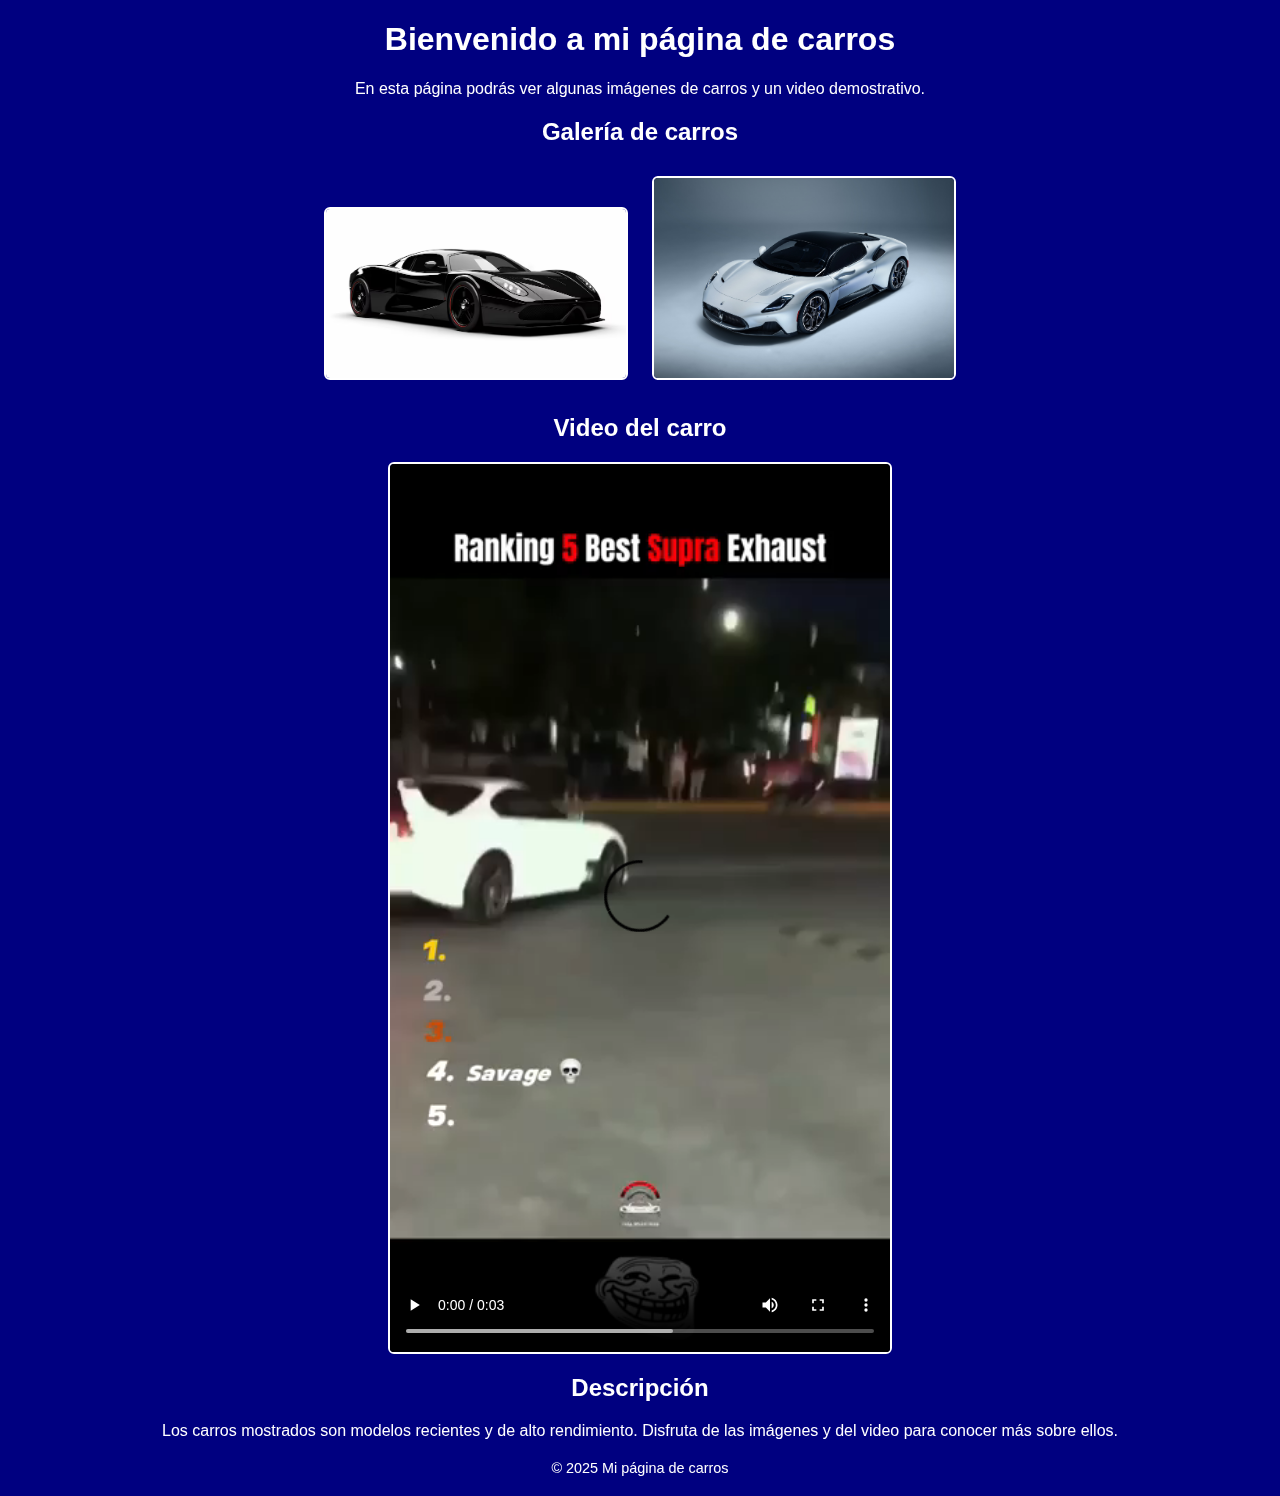
<file: proyecto01/Untitled-2.html>
<!DOCTYPE html>
<head>
    <title>Página simple de carros</title>
    <style>
        body {
            background-color: #000080; /* azul marino */
            color: white; /* texto blanco para contraste */
            font-family: Arial, sans-serif;
            text-align: center;
            margin: 20px;
        }
        img, video {
            margin: 10px;
            border: 2px solid white;
            border-radius: 6px;
        }
        video {
            display: block;
            margin: 10px auto;
        }
        footer {
            margin-top: 20px;
            font-size: 0.9em;
        }
    </style>
</head>
<body>
    <h1>Bienvenido a mi página de carros</h1>
    
    <p>En esta página podrás ver algunas imágenes de carros y un video demostrativo.</p>

    <!-- Imágenes -->
    <h2>Galería de carros</h2>
    <img src="carro1.jpg" alt="Carro 1" width="300">
    <img src="carro2.jpg" alt="Carro 2" width="300">

    <!-- Video -->
    <h2>Video del carro</h2>
    <video src="carro video.mp4" controls width="500"></video>

    <!-- Información adicional -->
    <h2>Descripción</h2>
    <p>Los carros mostrados son modelos recientes y de alto rendimiento. Disfruta de las imágenes y del video para conocer más sobre ellos.</p>

    <!-- Pie de página -->
    <footer>
        <p>&copy; 2025 Mi página de carros</p>
    </footer>
</body>
</html>
</file>
<file: guitarra facil 3/css/styles.css>
/* ========== VARIABLES DE COLOR BASADAS EN LA IMAGEN "APRENDE MÚSICA" ========== */
:root {
    /* Paleta EXACTA basada en la imagen */
    --background-dark: #0a1931;        /* Fondo azul marino oscuro (como la imagen) */
    --text-white: #ffffff;             /* Texto blanco */
    --primary-blue: #1a73e8;           /* Azul celeste para títulos y acentos */
    --secondary-blue: #4285f4;         /* Azul más claro para subtítulos */
    --accent-green: #34a853;           /* Verde para elementos destacados */
    --accent-orange: #fbbc04;          /* Naranja/amarillo para acentos */
    --accent-red: #ea4335;             /* Rojo para elementos importantes */
    --light-gray: #f8f9fa;
    --medium-gray: #dadce0;
    --dark-gray: #3c4043;
    
    /* Colores específicos para el sistema de 3 etapas */
    --stage-1-color: #4285f4;          /* Azul para etapa 1 - Acordes Básicos */
    --stage-2-color: #34a853;          /* Verde para etapa 2 - Escalas Básicas */
    --stage-3-color: #fbbc04;          /* Naranja para etapa 3 - Entrenar Oído */
    
    /* Colores para beats del metrónomo */
    --strong-beat-color: #ea4335;      /* Rojo para tiempo fuerte */
    --weak-beat-color: #fbbc04;        /* Naranja para tiempo débil */
    --inactive-beat-color: #9aa0a6;    /* Gris para inactivo */
}

/* ========== ESTILOS GENERALES ========== */
* {
    margin: 0;
    padding: 0;
    box-sizing: border-box;
    font-family: 'Inter', -apple-system, BlinkMacSystemFont, 'Segoe UI', Roboto, sans-serif;
}

body {
    background-color: var(--background-dark);
    color: var(--text-white);
    line-height: 1.6;
    min-height: 100vh;
    display: flex;
    flex-direction: column;
    font-weight: 300;
}

/* ========== HEADER MODERNO ========== */
header {
    background: var(--background-dark);
    color: var(--text-white);
    padding: 1rem 0;
    position: sticky;
    top: 0;
    z-index: 100;
    box-shadow: 0 4px 20px rgba(0, 0, 0, 0.3);
    border-bottom: 1px solid rgba(255, 255, 255, 0.1);
}

nav {
    display: flex;
    justify-content: space-between;
    align-items: center;
    max-width: 1200px;
    margin: 0 auto;
    padding: 0 1rem;
}

.logo {
    font-size: 1.5rem;
    font-weight: 700;
    display: flex;
    align-items: center;
    gap: 10px;
    color: var(--text-white);
}

.logo i {
    font-size: 1.8rem;
    color: var(--primary-blue);
}

.logo span {
    color: var(--primary-blue);
}

.nav-links {
    display: flex;
    list-style: none;
    align-items: center;
    gap: 1rem;
}

.nav-links li {
    position: relative;
}

.nav-links a {
    color: var(--text-white);
    text-decoration: none;
    font-weight: 500;
    padding: 0.5rem 1rem;
    border-radius: 8px;
    transition: all 0.3s ease;
    opacity: 0.9;
}

.nav-links a:hover {
    background-color: rgba(26, 115, 232, 0.15);
    color: var(--primary-blue);
    opacity: 1;
    transform: translateY(-1px);
}

.nav-links a.active {
    background-color: rgba(26, 115, 232, 0.2);
    color: var(--primary-blue);
    font-weight: 600;
}

/* Sección de autenticación */
.auth-section {
    display: flex;
    align-items: center;
    gap: 1rem;
}

.role-badge {
    background: var(--primary-blue);
    color: var(--text-white);
    padding: 0.25rem 0.75rem;
    border-radius: 20px;
    font-size: 0.75rem;
    font-weight: 600;
}

.btn-outline {
    background-color: transparent;
    border: 2px solid var(--primary-blue);
    color: var(--primary-blue);
    padding: 8px 20px;
    border-radius: 8px;
    font-weight: 600;
    cursor: pointer;
    transition: all 0.3s;
    font-size: 0.9rem;
}

.btn-outline:hover {
    background-color: var(--primary-blue);
    color: var(--text-white);
    transform: translateY(-2px);
    box-shadow: 0 5px 15px rgba(26, 115, 232, 0.3);
}

.btn-admin {
    background-color: var(--stage-3-color);
    color: var(--background-dark);
    border: none;
    padding: 8px 20px;
    border-radius: 8px;
    font-weight: 600;
    cursor: pointer;
    transition: all 0.3s;
    font-size: 0.9rem;
}

.btn-admin:hover {
    background-color: #e6a900;
    transform: translateY(-2px);
    box-shadow: 0 5px 15px rgba(251, 188, 4, 0.3);
}

/* ========== HERO SECTION MODERNA ========== */
.hero {
    background: var(--background-dark);
    color: var(--text-white);
    padding: 6rem 2rem;
    text-align: center;
    position: relative;
    overflow: hidden;
    margin-bottom: 3rem;
}

.hero::before {
    content: '';
    position: absolute;
    top: 0;
    left: 0;
    right: 0;
    bottom: 0;
    background: linear-gradient(45deg, rgba(26, 115, 232, 0.1), rgba(52, 168, 83, 0.1));
    z-index: 0;
}

.hero-content {
    max-width: 800px;
    margin: 0 auto;
    position: relative;
    z-index: 1;
}

.hero h1 {
    font-size: 3.5rem;
    margin-bottom: 1rem;
    font-weight: 800;
    color: var(--text-white);
}

.hero h1 span {
    color: var(--primary-blue);
}

.hero p {
    font-size: 1.3rem;
    margin-bottom: 2.5rem;
    opacity: 0.9;
    line-height: 1.8;
    color: var(--text-white);
}

.btn {
    display: inline-block;
    background: linear-gradient(135deg, var(--primary-blue), var(--accent-green));
    color: var(--text-white);
    padding: 1rem 2.5rem;
    border: none;
    border-radius: 12px;
    font-size: 1.1rem;
    font-weight: 600;
    cursor: pointer;
    transition: all 0.3s ease;
    text-decoration: none;
    box-shadow: 0 10px 20px rgba(26, 115, 232, 0.3);
}

.btn:hover {
    transform: translateY(-3px);
    box-shadow: 0 15px 30px rgba(26, 115, 232, 0.4);
}

.btn:active {
    transform: translateY(-1px);
}

/* ========== FEATURES MODERNOS CON COLORES DE 3 ETAPAS ========== */
.container {
    max-width: 1200px;
    margin: 2rem auto;
    padding: 0 1rem;
    flex: 1;
}

.section-title {
    text-align: center;
    margin-bottom: 3rem;
    color: var(--text-white);
}

.section-title h2 {
    font-size: 2.5rem;
    font-weight: 700;
    margin-bottom: 1rem;
    color: var(--text-white);
}

.section-title p {
    font-size: 1.1rem;
    color: rgba(255, 255, 255, 0.8);
    max-width: 600px;
    margin: 0 auto;
}

.features {
    display: grid;
    grid-template-columns: repeat(auto-fit, minmax(280px, 1fr));
    gap: 2rem;
    margin-bottom: 4rem;
}

.feature-card {
    background: rgba(255, 255, 255, 0.05);
    backdrop-filter: blur(10px);
    border-radius: 16px;
    padding: 2.5rem 2rem;
    box-shadow: 0 10px 30px rgba(0, 0, 0, 0.2);
    transition: all 0.3s ease;
    text-align: center;
    cursor: pointer;
    border: 1px solid rgba(255, 255, 255, 0.1);
    position: relative;
    overflow: hidden;
}

/* Línea superior con colores específicos para cada tarjeta */
.feature-card:nth-child(1)::before {
    content: '';
    position: absolute;
    top: 0;
    left: 0;
    right: 0;
    height: 4px;
    background: linear-gradient(to right, var(--stage-1-color), #5e97f6);
}

.feature-card:nth-child(2)::before {
    content: '';
    position: absolute;
    top: 0;
    left: 0;
    right: 0;
    height: 4px;
    background: linear-gradient(to right, var(--stage-2-color), #4caf50);
}

.feature-card:nth-child(3)::before {
    content: '';
    position: absolute;
    top: 0;
    left: 0;
    right: 0;
    height: 4px;
    background: linear-gradient(to right, var(--stage-3-color), #ffca28);
}

.feature-card:nth-child(4)::before {
    content: '';
    position: absolute;
    top: 0;
    left: 0;
    right: 0;
    height: 4px;
    background: linear-gradient(to right, var(--primary-blue), var(--accent-green));
}

.feature-card:hover {
    transform: translateY(-10px);
    box-shadow: 0 20px 40px rgba(0, 0, 0, 0.3);
    border-color: var(--primary-blue);
    background: rgba(255, 255, 255, 0.08);
}

.feature-icon {
    width: 70px;
    height: 70px;
    background: linear-gradient(135deg, var(--primary-blue), var(--accent-green));
    border-radius: 50%;
    display: flex;
    align-items: center;
    justify-content: center;
    margin: 0 auto 1.5rem;
    color: var(--text-white);
    font-size: 1.8rem;
}

.feature-card h3 {
    color: var(--text-white);
    margin-bottom: 1rem;
    font-size: 1.4rem;
    font-weight: 600;
}

.feature-card p {
    color: rgba(255, 255, 255, 0.8);
    line-height: 1.6;
}

/* ========== DASHBOARDS MODERNOS ========== */
.student-dashboard, .admin-panel {
    background: rgba(255, 255, 255, 0.05);
    backdrop-filter: blur(10px);
    border-radius: 16px;
    padding: 2.5rem;
    margin-bottom: 3rem;
    box-shadow: 0 10px 30px rgba(0, 0, 0, 0.2);
    border: 1px solid rgba(255, 255, 255, 0.1);
}

.student-dashboard {
    border-left: 4px solid var(--stage-1-color);
}

.admin-panel {
    border-left: 4px solid var(--stage-3-color);
}

.dashboard-header {
    display: flex;
    align-items: center;
    gap: 1rem;
    margin-bottom: 2rem;
}

.dashboard-header i {
    font-size: 2rem;
    color: var(--primary-blue);
}

.dashboard-header h3 {
    font-size: 1.5rem;
    font-weight: 600;
    color: var(--text-white);
}

.progress-info {
    display: grid;
    grid-template-columns: repeat(auto-fit, minmax(200px, 1fr));
    gap: 1.5rem;
    margin-top: 1.5rem;
}

.progress-item {
    background: rgba(255, 255, 255, 0.08);
    padding: 1.5rem;
    border-radius: 12px;
    text-align: center;
}

.progress-item p {
    color: rgba(255, 255, 255, 0.8);
}

.progress-item span {
    display: block;
    font-size: 2rem;
    font-weight: 700;
    color: var(--primary-blue);
    margin-top: 0.5rem;
}

.admin-actions {
    display: flex;
    gap: 1rem;
    flex-wrap: wrap;
    margin-top: 1.5rem;
}

.admin-actions button {
    background: var(--primary-blue);
    color: var(--text-white);
    border: none;
    padding: 0.8rem 1.5rem;
    border-radius: 8px;
    font-weight: 600;
    cursor: pointer;
    transition: all 0.3s;
}

.admin-actions button:hover {
    background: var(--secondary-blue);
    transform: translateY(-2px);
}

/* ========== AFINADOR MEJORADO ========== */
.afinador-container {
    width: 100%;
    max-width: 600px;
    margin: 0 auto;
    background: rgba(255, 255, 255, 0.05);
    backdrop-filter: blur(10px);
    border-radius: 20px;
    padding: 40px;
    box-shadow: 0 20px 40px rgba(0, 0, 0, 0.3);
    text-align: center;
    color: var(--text-white);
    border: 1px solid rgba(255, 255, 255, 0.1);
}

.afinador-header {
    margin-bottom: 30px;
}

.afinador-header h1 {
    font-size: 2.2rem;
    margin-bottom: 10px;
    font-weight: 700;
    color: var(--text-white);
}

.afinador-subtitle {
    font-size: 1.1rem;
    opacity: 0.9;
    margin-bottom: 5px;
    color: rgba(255, 255, 255, 0.8);
}

.target-frequency {
    font-size: 1.1rem;
    color: var(--primary-blue);
    font-weight: bold;
    margin-bottom: 20px;
}

.string-selector {
    display: grid;
    grid-template-columns: repeat(3, 1fr);
    gap: 10px;
    margin: 20px 0;
}

.string-btn {
    padding: 12px 8px;
    border: 2px solid;
    border-radius: 10px;
    color: white;
    font-size: 0.9rem;
    font-weight: bold;
    cursor: pointer;
    transition: all 0.3s ease;
    display: flex;
    flex-direction: column;
    align-items: center;
    gap: 5px;
    background: rgba(255, 255, 255, 0.1);
}

.string-btn:hover {
    transform: translateY(-2px);
    filter: brightness(1.2);
}

.string-btn.active {
    box-shadow: 0 5px 15px rgba(255, 255, 255, 0.2);
    transform: scale(1.05);
    filter: brightness(1.3);
}

/* Colores de cuerdas actualizados */
.string-btn.mi-high {
    background: var(--stage-1-color);
    border-color: #1a73e8;
}

.string-btn.si {
    background: var(--stage-2-color);
    border-color: #2e7d32;
}

.string-btn.sol {
    background: #9b59b6;
    border-color: #8e44ad;
}

.string-btn.re {
    background: var(--accent-red);
    border-color: #d32f2f;
}

.string-btn.la {
    background: var(--stage-3-color);
    border-color: #f57c00;
}

.string-btn.mi-low {
    background: #1abc9c;
    border-color: #16a085;
}

.string-number {
    font-size: 1.2rem;
    font-weight: bold;
}

.string-note {
    font-size: 0.8rem;
    opacity: 0.9;
}

.tuner-display {
    margin: 30px 0;
}

.circle-indicator {
    width: 200px;
    height: 200px;
    border-radius: 50%;
    margin: 0 auto 30px;
    display: flex;
    align-items: center;
    justify-content: center;
    font-size: 3rem;
    font-weight: bold;
    transition: all 0.3s ease;
    border: 4px solid rgba(255, 255, 255, 0.2);
    background: rgba(0, 0, 0, 0.2);
    position: relative;
    overflow: hidden;
    color: var(--text-white);
}

.circle-indicator.perfect {
    background: rgba(52, 168, 83, 0.2);
    border-color: var(--stage-2-color);
    box-shadow: 0 0 20px rgba(52, 168, 83, 0.5);
}

.circle-indicator.sharp {
    background: rgba(251, 188, 4, 0.2);
    border-color: var(--stage-3-color);
    box-shadow: 0 0 20px rgba(251, 188, 4, 0.5);
}

.circle-indicator.flat {
    background: rgba(234, 67, 53, 0.2);
    border-color: var(--accent-red);
    box-shadow: 0 0 20px rgba(234, 67, 53, 0.5);
}

.deviation-display {
    font-size: 1.5rem;
    margin: 20px 0;
    height: 30px;
    font-weight: bold;
    color: var(--text-white);
}

.frequency-display {
    font-size: 1.2rem;
    margin: 15px 0;
    color: var(--primary-blue);
}

.cents-display {
    font-size: 1.3rem;
    margin: 10px 0;
    color: var(--stage-3-color);
    font-weight: bold;
}

.needle-container {
    height: 100px;
    position: relative;
    margin: 30px 0;
}

.needle-scale {
    height: 4px;
    background: linear-gradient(to right, var(--accent-red), var(--stage-3-color), var(--stage-2-color), var(--stage-3-color), var(--accent-red));
    border-radius: 2px;
    position: relative;
    margin: 48px 20px 0;
}

.needle {
    width: 2px;
    height: 60px;
    background: white;
    position: absolute;
    top: 0;
    left: 50%;
    transform-origin: bottom center;
    transition: transform 0.3s ease;
    box-shadow: 0 0 10px rgba(255, 255, 255, 0.5);
}

.needle-center {
    width: 10px;
    height: 10px;
    background: white;
    border-radius: 50%;
    position: absolute;
    top: 50px;
    left: 50%;
    transform: translateX(-50%);
    box-shadow: 0 0 10px rgba(255, 255, 255, 0.5);
}

.scale-marks {
    display: flex;
    justify-content: space-between;
    margin: 5px 20px 0;
    font-size: 0.8rem;
    color: rgba(255, 255, 255, 0.7);
}

.afinador-controls {
    margin: 30px 0 20px;
}

.afinador-btn {
    padding: 15px 30px;
    background: var(--primary-blue);
    color: white;
    border: none;
    border-radius: 12px;
    font-size: 1.1rem;
    font-weight: bold;
    cursor: pointer;
    transition: all 0.3s ease;
    display: flex;
    align-items: center;
    justify-content: center;
    gap: 10px;
    margin: 0 auto;
    box-shadow: 0 5px 15px rgba(26, 115, 232, 0.3);
}

.afinador-btn:hover {
    background: #1565c0;
    transform: translateY(-2px);
    box-shadow: 0 8px 20px rgba(26, 115, 232, 0.4);
}

.afinador-btn:active {
    transform: translateY(0);
}

.afinador-btn.listening {
    background: var(--stage-2-color);
    animation: pulse 1.5s infinite;
}

.afinador-status {
    margin-top: 20px;
    padding: 15px;
    background: rgba(0, 0, 0, 0.2);
    border-radius: 10px;
    font-size: 0.9rem;
    color: rgba(255, 255, 255, 0.9);
}

.afinador-instructions {
    margin-top: 25px;
    padding: 20px;
    background: rgba(255, 255, 255, 0.1);
    border-radius: 12px;
    font-size: 0.9rem;
    line-height: 1.5;
    color: rgba(255, 255, 255, 0.9);
}

.signal-quality {
    display: flex;
    align-items: center;
    justify-content: center;
    gap: 10px;
    margin: 15px 0;
    font-size: 0.9rem;
}

.quality-bar {
    width: 150px;
    height: 6px;
    background: rgba(255, 255, 255, 0.2);
    border-radius: 3px;
    overflow: hidden;
}

.quality-level {
    height: 100%;
    background: linear-gradient(to right, var(--accent-red), var(--stage-3-color), var(--stage-2-color));
    border-radius: 3px;
    transition: width 0.3s ease;
}

/* ========== METRÓNOMO MEJORADO ========== */
.metronomo-container {
    background: rgba(255, 255, 255, 0.05);
    backdrop-filter: blur(10px);
    color: white;
    border-radius: 20px;
    padding: 40px;
    box-shadow: 0 20px 40px rgba(0, 0, 0, 0.3);
    margin-bottom: 2rem;
    border: 1px solid rgba(255, 255, 255, 0.1);
}

.metronomo-card {
    background: rgba(255, 255, 255, 0.08);
    border-radius: 20px;
    padding: 40px 30px;
    box-shadow: 0 10px 30px rgba(0, 0, 0, 0.2);
    margin-bottom: 20px;
}

.bpm-display {
    margin-bottom: 40px;
    text-align: center;
}

.bpm-value {
    font-size: 5rem;
    font-weight: 700;
    color: var(--text-white);
    text-shadow: 0 0 15px rgba(26, 115, 232, 0.3);
    line-height: 1;
}

.bpm-label {
    font-size: 1rem;
    color: var(--primary-blue);
    margin-top: 5px;
    font-weight: 600;
}

.bpm-control {
    margin: 30px 0;
}

.slider-container {
    width: 100%;
    max-width: 400px;
    margin: 0 auto;
}

.slider {
    width: 100%;
    height: 12px;
    -webkit-appearance: none;
    appearance: none;
    background: linear-gradient(to right, var(--primary-blue), var(--accent-green));
    border-radius: 6px;
    outline: none;
    margin-bottom: 10px;
}

.slider::-webkit-slider-thumb {
    -webkit-appearance: none;
    appearance: none;
    width: 30px;
    height: 30px;
    border-radius: 50%;
    background: white;
    border: 3px solid var(--primary-blue);
    cursor: pointer;
    box-shadow: 0 0 10px rgba(26, 115, 232, 0.7);
}

.slider::-moz-range-thumb {
    width: 30px;
    height: 30px;
    border-radius: 50%;
    background: white;
    border: 3px solid var(--primary-blue);
    cursor: pointer;
    box-shadow: 0 0 10px rgba(26, 115, 232, 0.7);
}

.slider-labels {
    display: flex;
    justify-content: space-between;
    color: rgba(255, 255, 255, 0.8);
    font-weight: 600;
    font-size: 0.9rem;
    margin-top: 5px;
}

.controls-grid {
    display: grid;
    grid-template-columns: repeat(3, 1fr);
    gap: 15px;
    margin: 30px 0;
}

.control-group {
    background: rgba(255, 255, 255, 0.08);
    border-radius: 15px;
    padding: 20px;
    text-align: center;
    border: 2px solid rgba(255, 255, 255, 0.1);
    transition: all 0.3s;
}

.control-group:hover {
    border-color: var(--primary-blue);
    transform: translateY(-2px);
}

.control-label {
    color: var(--text-white);
    font-weight: 600;
    margin-bottom: 10px;
    font-size: 0.9rem;
}

.time-input {
    background: rgba(255, 255, 255, 0.1);
    border: 2px solid var(--primary-blue);
    color: var(--text-white);
    font-size: 1.5rem;
    width: 70px;
    height: 70px;
    text-align: center;
    border-radius: 10px;
    font-weight: bold;
    margin: 0 auto;
    display: block;
}

.time-input:focus {
    outline: none;
    box-shadow: 0 0 10px rgba(26, 115, 232, 0.5);
}

.subdivision-buttons {
    display: flex;
    flex-direction: column;
    gap: 8px;
}

.subdivision-btn {
    background: rgba(255, 255, 255, 0.1);
    border: 2px solid rgba(255, 255, 255, 0.2);
    color: var(--text-white);
    padding: 8px 12px;
    border-radius: 8px;
    cursor: pointer;
    transition: all 0.2s;
    font-weight: 600;
}

.subdivision-btn:hover {
    border-color: var(--primary-blue);
    color: var(--primary-blue);
}

.subdivision-btn.active {
    background: var(--primary-blue);
    color: white;
    border-color: var(--primary-blue);
}

.beat-display {
    display: flex;
    justify-content: center;
    gap: 10px;
    margin: 30px 0;
    flex-wrap: wrap;
}

.beat-cell {
    width: 50px;
    height: 50px;
    border-radius: 10px;
    background: rgba(255, 255, 255, 0.1);
    display: flex;
    align-items: center;
    justify-content: center;
    font-size: 1.2rem;
    font-weight: bold;
    color: var(--text-white);
    border: 2px solid rgba(255, 255, 255, 0.2);
    transition: all 0.1s;
}

.beat-cell.active {
    background: var(--primary-blue);
    color: white;
    transform: scale(1.1);
    box-shadow: 0 0 15px rgba(26, 115, 232, 0.5);
}

.beat-cell.accent {
    border-color: var(--strong-beat-color);
    font-weight: 800;
}

.beat-cell.accent.active {
    background: var(--strong-beat-color);
    color: white;
    box-shadow: 0 0 15px rgba(234, 67, 53, 0.5);
}

.action-buttons {
    display: flex;
    justify-content: center;
    gap: 20px;
    margin: 30px 0;
}

.action-btn {
    padding: 15px 40px;
    font-size: 1.2rem;
    border: none;
    border-radius: 12px;
    cursor: pointer;
    display: flex;
    align-items: center;
    gap: 10px;
    transition: all 0.3s;
    font-weight: bold;
    min-width: 180px;
    justify-content: center;
    box-shadow: 0 5px 15px rgba(0, 0, 0, 0.2);
}

.start-btn {
    background: linear-gradient(to right, var(--primary-blue), #1565c0);
    color: white;
}

.start-btn:hover {
    transform: translateY(-3px);
    box-shadow: 0 8px 20px rgba(26, 115, 232, 0.4);
}

.stop-btn {
    background: linear-gradient(to right, var(--accent-red), #d32f2f);
    color: white;
}

.stop-btn:hover {
    transform: translateY(-3px);
    box-shadow: 0 8px 20px rgba(234, 67, 53, 0.4);
}

.tap-tempo-btn {
    background: rgba(255, 255, 255, 0.1);
    border: 2px solid var(--primary-blue);
    color: var(--primary-blue);
    padding: 12px 30px;
    border-radius: 12px;
    cursor: pointer;
    display: inline-flex;
    align-items: center;
    gap: 10px;
    transition: all 0.3s;
    font-weight: bold;
    margin-top: 15px;
    box-shadow: 0 5px 15px rgba(0, 0, 0, 0.2);
}

.tap-tempo-btn:hover {
    background: var(--primary-blue);
    color: white;
    transform: translateY(-3px);
}

.shortcuts-info {
    margin-top: 30px;
    padding: 15px;
    background: rgba(255, 255, 255, 0.08);
    border-radius: 10px;
    font-size: 0.9rem;
    color: rgba(255, 255, 255, 0.9);
}

.shortcuts-info i {
    color: var(--primary-blue);
    margin-right: 8px;
}

/* ========== FOOTER MODERNO ========== */
footer {
    background: var(--background-dark);
    color: var(--text-white);
    padding: 3rem 1rem;
    text-align: center;
    margin-top: auto;
    border-top: 1px solid rgba(255, 255, 255, 0.1);
}

.footer-content {
    max-width: 1200px;
    margin: 0 auto;
    display: flex;
    flex-direction: column;
    align-items: center;
    gap: 1.5rem;
}

.footer-content p {
    opacity: 0.8;
    max-width: 600px;
    line-height: 1.6;
}

.social-links {
    display: flex;
    gap: 1.5rem;
    margin: 1rem 0;
}

.social-links a {
    color: var(--text-white);
    font-size: 1.5rem;
    transition: all 0.3s;
    opacity: 0.8;
}

.social-links a:hover {
    color: var(--primary-blue);
    opacity: 1;
    transform: translateY(-3px);
}

.copyright {
    margin-top: 1rem;
    font-size: 0.9rem;
    opacity: 0.6;
}

/* ========== PAGES ========== */
.page {
    display: none;
}

.page.active {
    display: block;
    animation: fadeIn 0.5s ease-in-out;
}

@keyframes fadeIn {
    from { opacity: 0; transform: translateY(20px); }
    to { opacity: 1; transform: translateY(0); }
}

.back-btn {
    display: inline-flex;
    align-items: center;
    gap: 0.5rem;
    color: var(--primary-blue);
    text-decoration: none;
    font-weight: 600;
    margin-bottom: 2rem;
    padding: 0.8rem 1.5rem;
    background: rgba(255, 255, 255, 0.1);
    border-radius: 8px;
    transition: all 0.3s;
}

.back-btn:hover {
    background: rgba(255, 255, 255, 0.2);
    transform: translateX(-5px);
}

/* ========== MODAL MODERNO MEJORADO ========== */
.modal {
    display: none;
    position: fixed;
    top: 0;
    left: 0;
    width: 100%;
    height: 100%;
    background: rgba(0, 0, 0, 0.85);
    z-index: 2000;
    animation: fadeIn 0.3s ease;
}

.modal.active {
    display: flex;
    justify-content: center;
    align-items: center;
}

.modal-container {
    display: flex;
    width: 90%;
    max-width: 900px;
    background: var(--background-dark);
    border-radius: 20px;
    overflow: hidden;
    box-shadow: 0 25px 50px rgba(0, 0, 0, 0.3);
    animation: slideUp 0.4s ease;
    border: 1px solid rgba(255, 255, 255, 0.1);
}

@keyframes slideUp {
    from {
        transform: translateY(50px);
        opacity: 0;
    }
    to {
        transform: translateY(0);
        opacity: 1;
    }
}

.modal-welcome-section {
    flex: 1;
    background: linear-gradient(135deg, var(--background-dark), #1a365d);
    padding: 40px 30px;
    display: flex;
    flex-direction: column;
    justify-content: center;
    color: var(--text-white);
    position: relative;
}

.modal-welcome-section h1 {
    font-size: 2.2rem;
    margin-bottom: 10px;
    font-weight: 700;
    color: var(--text-white);
}

.modal-welcome-section h2 {
    font-size: 1.5rem;
    margin-bottom: 20px;
    font-weight: 500;
    color: var(--text-white);
}

.modal-welcome-section p {
    font-size: 1rem;
    line-height: 1.6;
    margin-bottom: 30px;
    opacity: 0.9;
    color: rgba(255, 255, 255, 0.9);
}

.modal-welcome-section .highlight {
    color: var(--primary-blue);
    background: rgba(255, 255, 255, 0.1);
    padding: 2px 8px;
    border-radius: 5px;
    font-weight: 600;
}

.modal-guitar-icon {
    font-size: 3rem;
    margin-bottom: 20px;
    color: var(--primary-blue);
    background: rgba(255, 255, 255, 0.1);
    width: 70px;
    height: 70px;
    border-radius: 50%;
    display: flex;
    align-items: center;
    justify-content: center;
}

.modal-nav-buttons {
    display: flex;
    gap: 15px;
    margin-top: 20px;
}

.modal-nav-btn {
    padding: 10px 20px;
    border-radius: 8px;
    font-weight: 600;
    cursor: pointer;
    transition: all 0.3s;
    border: none;
    font-size: 14px;
}

.modal-signup-btn {
    background: transparent;
    border: 2px solid var(--text-white);
    color: var(--text-white);
}

.modal-login-btn-nav {
    background: var(--primary-blue);
    color: var(--text-white);
}

.modal-nav-btn:hover {
    transform: translateY(-2px);
    box-shadow: 0 5px 15px rgba(0, 0, 0, 0.2);
}

.modal-close-btn {
    position: absolute;
    top: 20px;
    right: 20px;
    background: transparent;
    border: none;
    color: var(--text-white);
    font-size: 1.5rem;
    cursor: pointer;
    transition: all 0.3s;
}

.modal-close-btn:hover {
    transform: rotate(90deg);
}

.modal-form-section {
    flex: 1;
    padding: 40px 30px;
    background: rgba(255, 255, 255, 0.05);
    color: var(--text-white);
    max-height: 600px;
    overflow-y: auto;
}

.modal-form-header {
    margin-bottom: 25px;
}

.modal-form-header h2 {
    font-size: 1.8rem;
    color: var(--text-white);
    margin-bottom: 10px;
}

.modal-form-header p {
    color: rgba(255, 255, 255, 0.8);
}

.modal-form-group {
    margin-bottom: 20px;
}

.modal-form-group label {
    display: block;
    margin-bottom: 8px;
    font-weight: 500;
    color: rgba(255, 255, 255, 0.9);
}

.modal-input-with-icon {
    position: relative;
}

.modal-input-with-icon i {
    position: absolute;
    left: 15px;
    top: 50%;
    transform: translateY(-50%);
    color: var(--primary-blue);
}

.modal-input-with-icon input {
    width: 100%;
    padding: 12px 12px 12px 40px;
    border: 2px solid rgba(255, 255, 255, 0.2);
    border-radius: 8px;
    font-size: 14px;
    transition: all 0.3s;
    background: rgba(255, 255, 255, 0.1);
    color: var(--text-white);
}

.modal-input-with-icon input:focus {
    outline: none;
    border-color: var(--primary-blue);
    background: rgba(255, 255, 255, 0.15);
    box-shadow: 0 0 0 3px rgba(26, 115, 232, 0.1);
}

.modal-forgot-password {
    text-align: right;
    margin-bottom: 20px;
}

.modal-forgot-password a {
    color: var(--primary-blue);
    text-decoration: none;
    font-size: 13px;
    font-weight: 500;
}

.modal-forgot-password a:hover {
    text-decoration: underline;
}

.modal-submit-btn {
    width: 100%;
    padding: 12px;
    background: linear-gradient(135deg, var(--primary-blue), var(--accent-green));
    color: var(--text-white);
    border: none;
    border-radius: 8px;
    font-size: 15px;
    font-weight: 600;
    cursor: pointer;
    transition: all 0.3s;
    display: flex;
    justify-content: center;
    align-items: center;
    gap: 10px;
}

.modal-submit-btn:hover:not(:disabled) {
    transform: translateY(-2px);
    box-shadow: 0 5px 15px rgba(26, 115, 232, 0.4);
}

.modal-submit-btn:disabled {
    background: #666;
    cursor: not-allowed;
    transform: none;
    box-shadow: none;
}

.modal-separator {
    display: flex;
    align-items: center;
    margin: 20px 0;
    color: rgba(255, 255, 255, 0.6);
}

.modal-separator::before,
.modal-separator::after {
    content: '';
    flex: 1;
    border-bottom: 1px solid rgba(255, 255, 255, 0.2);
}

.modal-separator span {
    padding: 0 15px;
    font-size: 13px;
}

.modal-social-login {
    display: flex;
    justify-content: center;
    gap: 15px;
    margin-bottom: 20px;
}

.modal-social-btn {
    width: 45px;
    height: 45px;
    border-radius: 50%;
    display: flex;
    justify-content: center;
    align-items: center;
    background: rgba(255, 255, 255, 0.1);
    border: 2px solid rgba(255, 255, 255, 0.2);
    cursor: pointer;
    transition: all 0.3s;
    color: var(--text-white);
}

.modal-social-btn:hover {
    transform: translateY(-2px);
    border-color: var(--primary-blue);
}

.modal-signup-link {
    text-align: center;
    margin-top: 15px;
    color: rgba(255, 255, 255, 0.8);
    font-size: 14px;
}

.modal-signup-link a {
    color: var(--primary-blue);
    text-decoration: none;
    font-weight: 600;
}

.modal-signup-link a:hover {
    text-decoration: underline;
}

.error-message {
    color: var(--accent-red);
    font-size: 12px;
    margin-top: 5px;
    display: block;
    min-height: 18px;
}

.input-with-icon.error input {
    border-color: var(--accent-red);
}

.input-with-icon.success input {
    border-color: var(--stage-2-color);
}

.success-btn {
    background: linear-gradient(135deg, var(--stage-2-color), #4caf50) !important;
}

.error-btn {
    background: linear-gradient(135deg, var(--accent-red), #d32f2f) !important;
}

.loading-spinner {
    animation: spin 1s linear infinite;
}

@keyframes spin {
    0% { transform: rotate(0deg); }
    100% { transform: rotate(360deg); }
}

@keyframes pulse {
    0% { opacity: 1; }
    50% { opacity: 0.7; }
    100% { opacity: 1; }
}

/* ========== RESPONSIVE ========== */
@media (max-width: 768px) {
    .nav-links {
        display: none;
        position: absolute;
        top: 100%;
        left: 0;
        right: 0;
        background: var(--background-dark);
        flex-direction: column;
        padding: 1rem;
        gap: 0.5rem;
        box-shadow: 0 10px 30px rgba(0, 0, 0, 0.3);
        border-top: 1px solid rgba(255, 255, 255, 0.1);
    }
    
    .nav-links.active {
        display: flex;
    }
    
    .hero h1 {
        font-size: 2.5rem;
    }
    
    .hero p {
        font-size: 1.1rem;
    }
    
    .features {
        grid-template-columns: 1fr;
    }
    
    .section-title h2 {
        font-size: 2rem;
    }
    
    .auth-section {
        flex-direction: column;
        gap: 0.5rem;
    }
    
    .btn-outline, .btn-admin {
        width: 100%;
        text-align: center;
    }
    
    .string-selector {
        grid-template-columns: repeat(2, 1fr);
        gap: 8px;
    }
    
    .modal-container {
        flex-direction: column;
        max-height: 90vh;
        overflow-y: auto;
    }
    
    .modal-welcome-section, .modal-form-section {
        padding: 30px 20px;
    }
    
    .modal-welcome-section h1 {
        font-size: 1.8rem;
    }
    
    .modal-welcome-section h2 {
        font-size: 1.3rem;
    }
    
    .modal-nav-buttons {
        flex-direction: column;
    }
    
    .modal-form-section {
        max-height: none;
    }
    
    .afinador-container {
        padding: 20px;
    }
    
    .afinador-header h1 {
        font-size: 2rem;
    }
    
    .circle-indicator {
        width: 150px;
        height: 150px;
        font-size: 2.5rem;
    }
    
    .afinador-btn {
        padding: 12px 25px;
        font-size: 1rem;
    }
    
    .metronomo-card {
        padding: 30px 20px;
    }
    
    .bpm-value {
        font-size: 4rem;
    }
    
    .action-buttons {
        flex-direction: column;
        align-items: center;
    }
    
    .action-btn {
        width: 100%;
        max-width: 300px;
    }
    
    .controls-grid {
        grid-template-columns: 1fr;
        gap: 20px;
    }
    
    .control-group {
        max-width: 250px;
        margin: 0 auto;
    }
    
    .beat-cell {
        width: 40px;
        height: 40px;
        font-size: 1rem;
    }
}

@media (max-width: 480px) {
    .hero {
        padding: 4rem 1rem;
    }
    
    .hero h1 {
        font-size: 2rem;
    }
    
    .feature-card {
        padding: 2rem 1.5rem;
    }
    
    .admin-actions {
        flex-direction: column;
    }
    
    .admin-actions button {
        width: 100%;
    }
    
    .beat-display {
        gap: 5px;
    }
    
    .beat-cell {
        width: 35px;
        height: 35px;
        font-size: 0.9rem;
    }
    
    .time-input {
        width: 60px;
        height: 60px;
        font-size: 1.3rem;
    }
    
    .bpm-value {
        font-size: 3rem;
    }
}

/* ========== HAMBURGER MENU ========== */
.menu-toggle {
    display: none;
    background: none;
    border: none;
    color: var(--text-white);
    font-size: 1.5rem;
    cursor: pointer;
    padding: 0.5rem;
}

@media (max-width: 768px) {
    .menu-toggle {
        display: block;
    }
}

/* ========== ANIMATIONS ========== */
@keyframes float {
    0%, 100% {
        transform: translateY(0);
    }
    50% {
        transform: translateY(-10px);
    }
}

.floating {
    animation: float 3s ease-in-out infinite;
}
</file>
